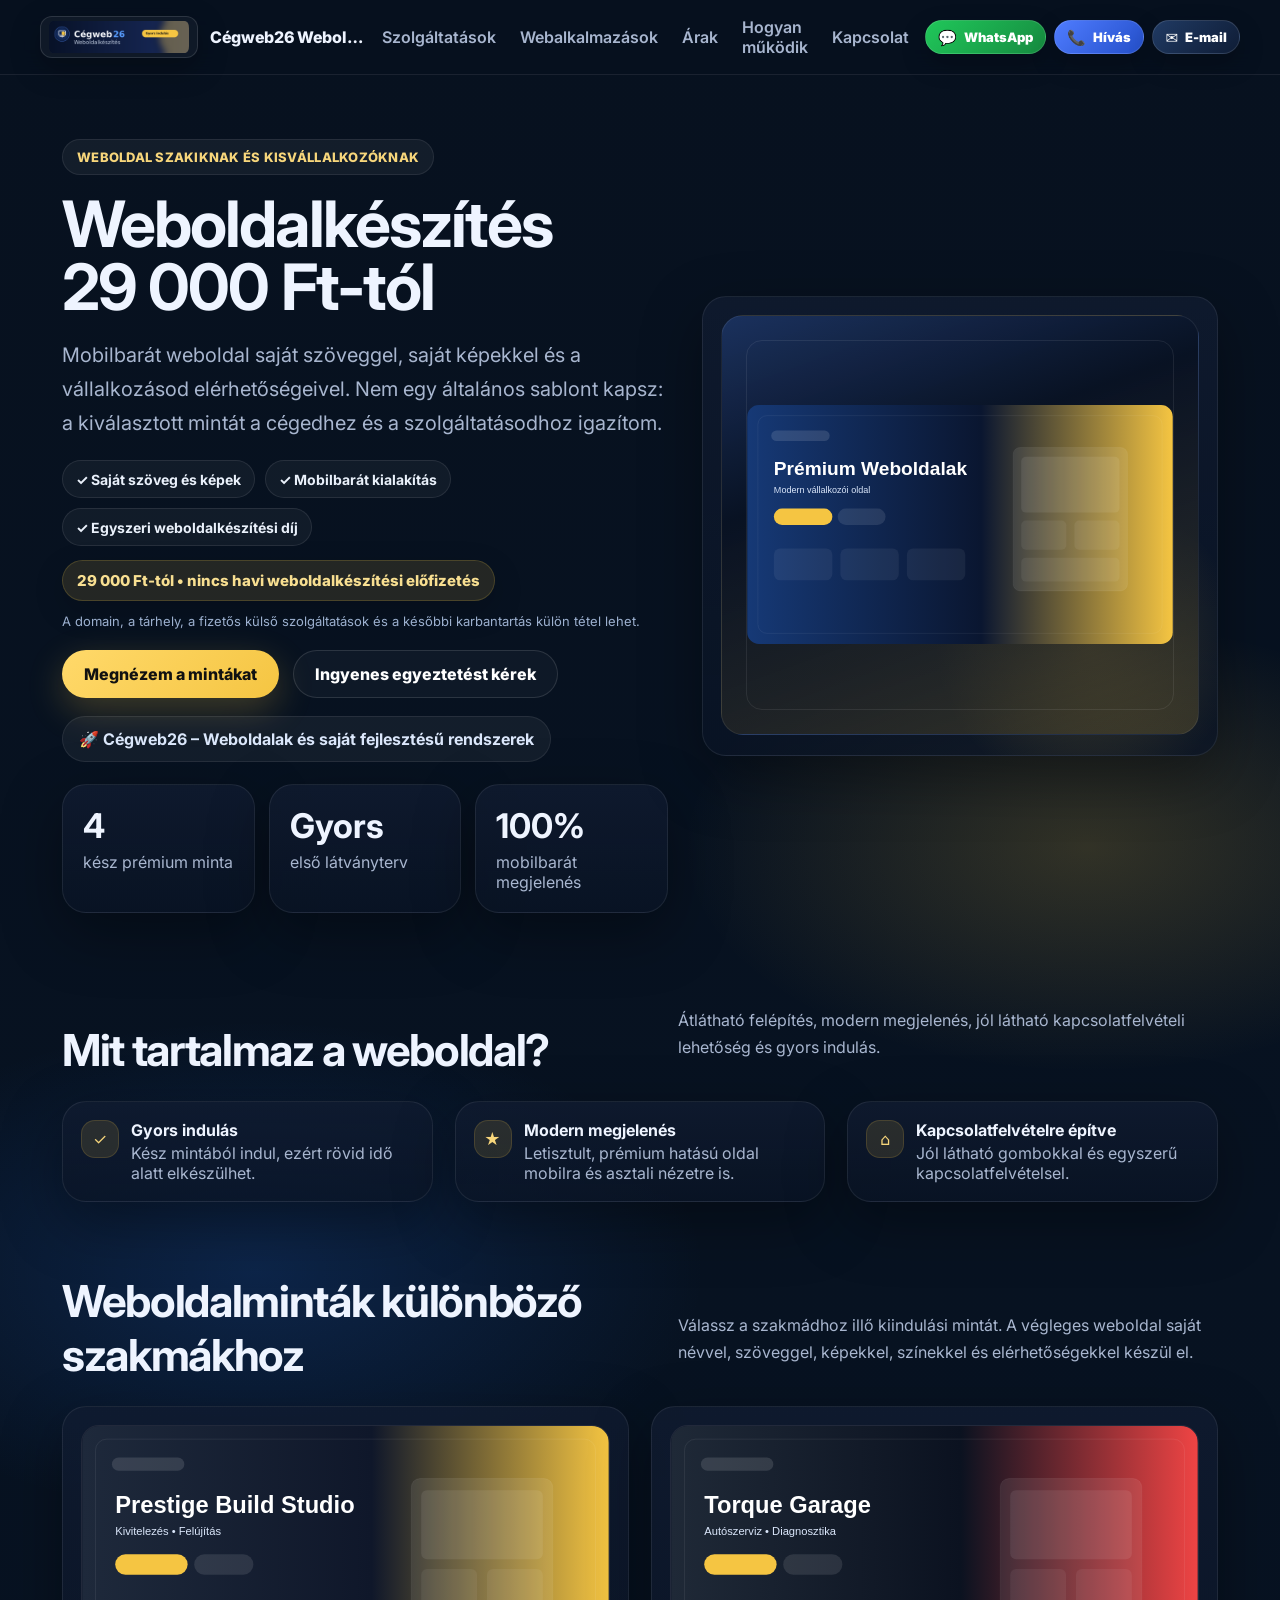
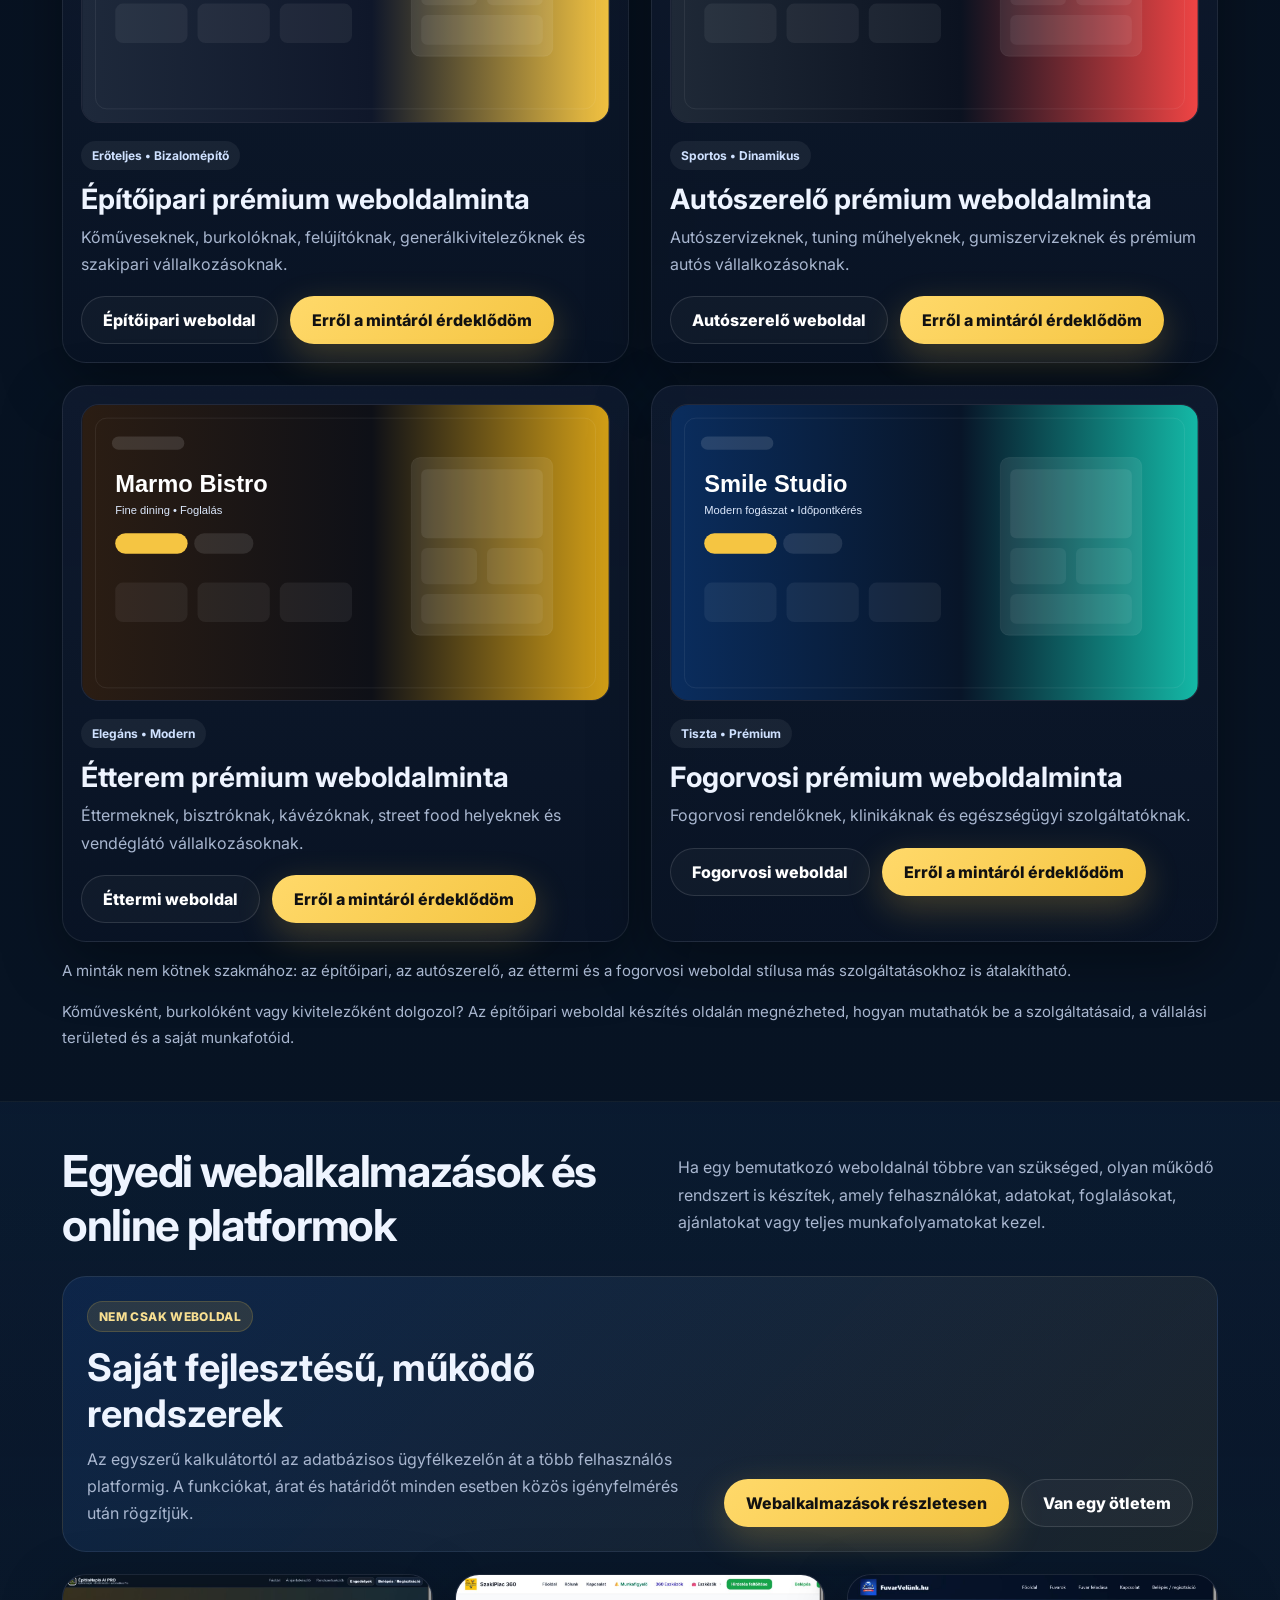
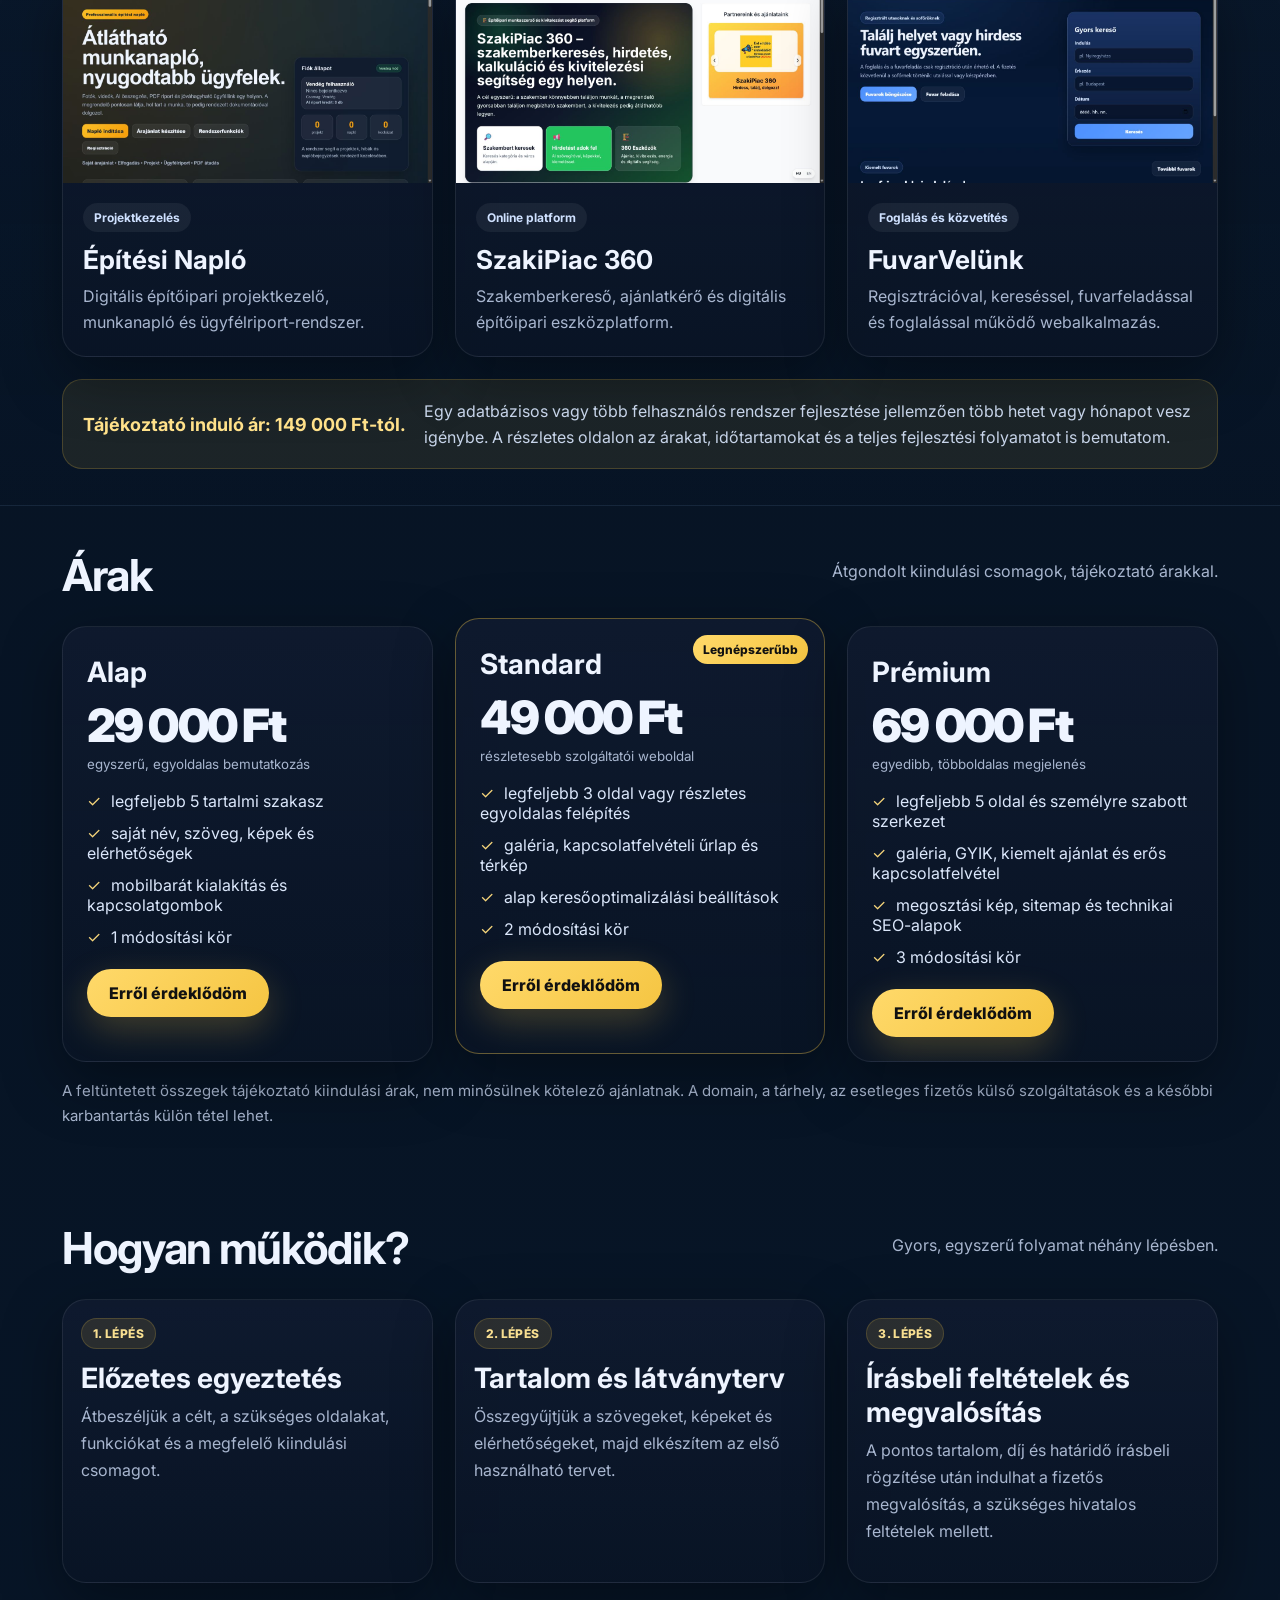
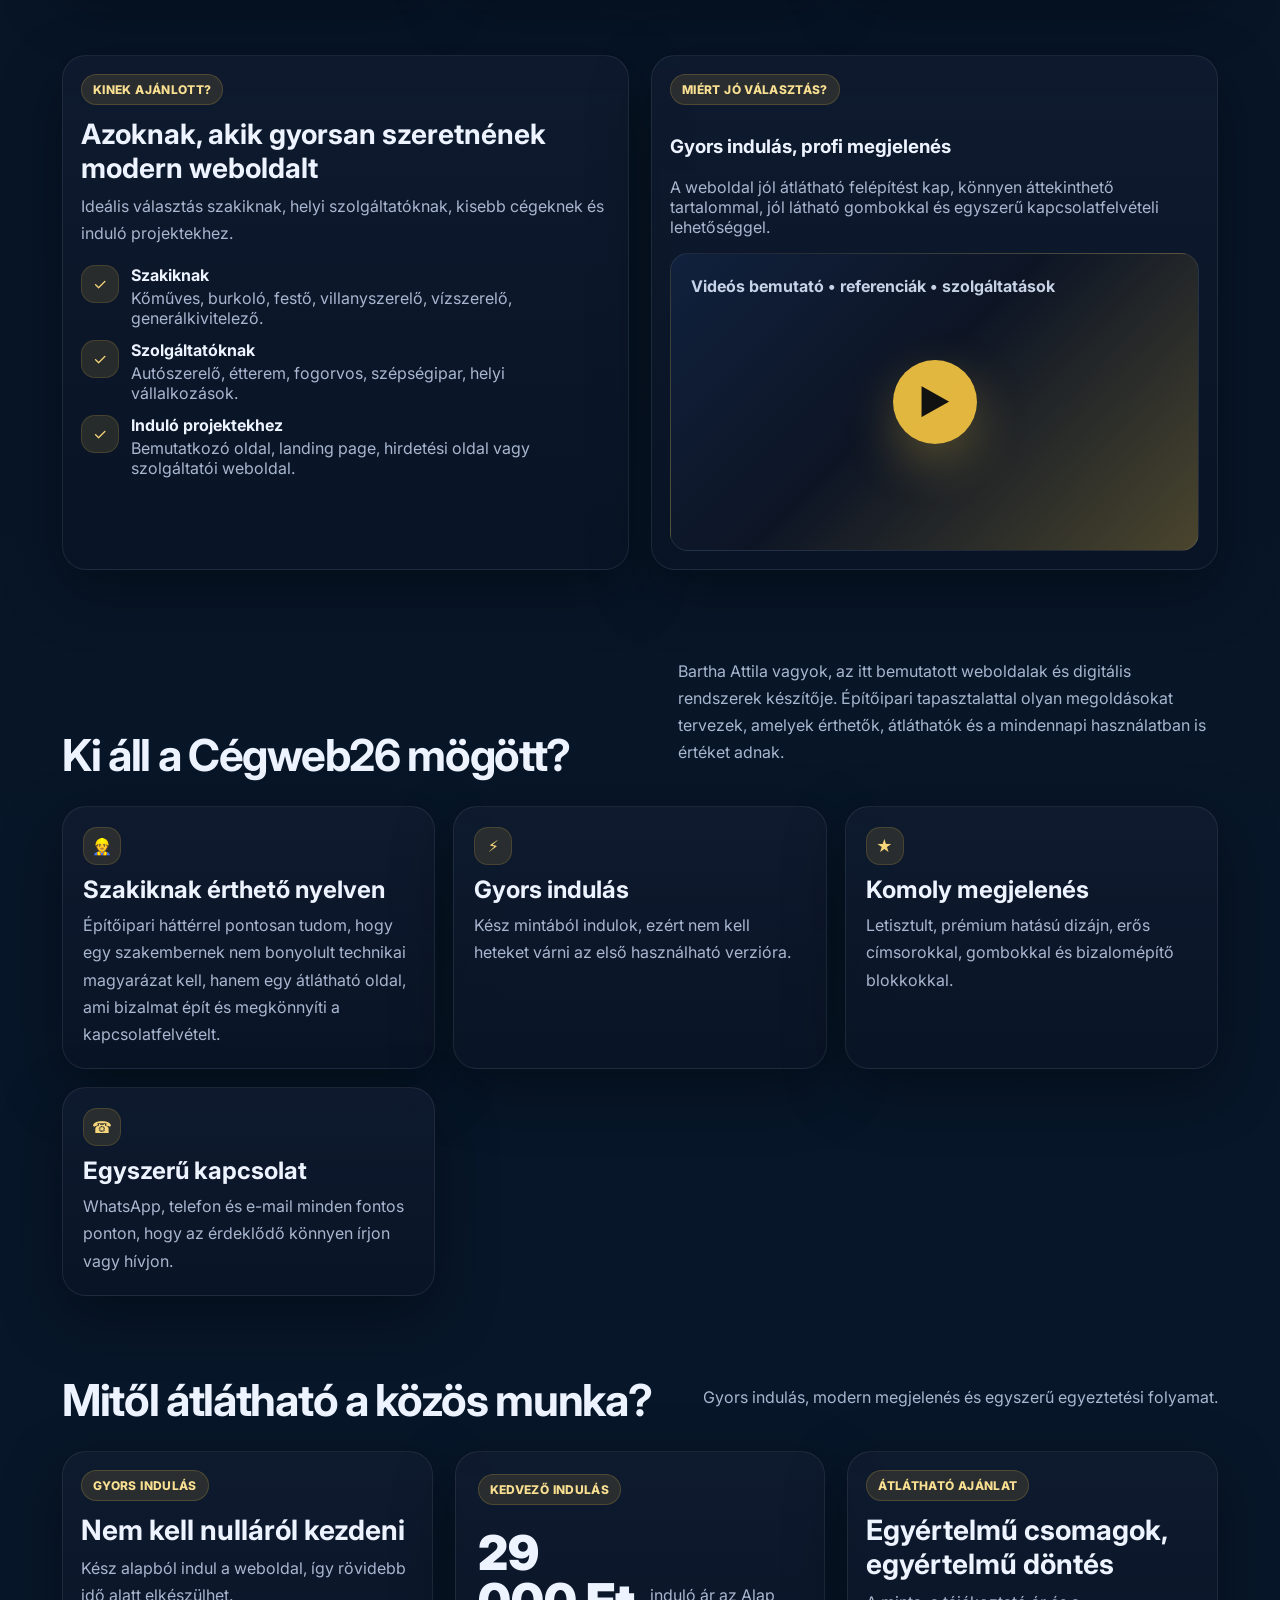
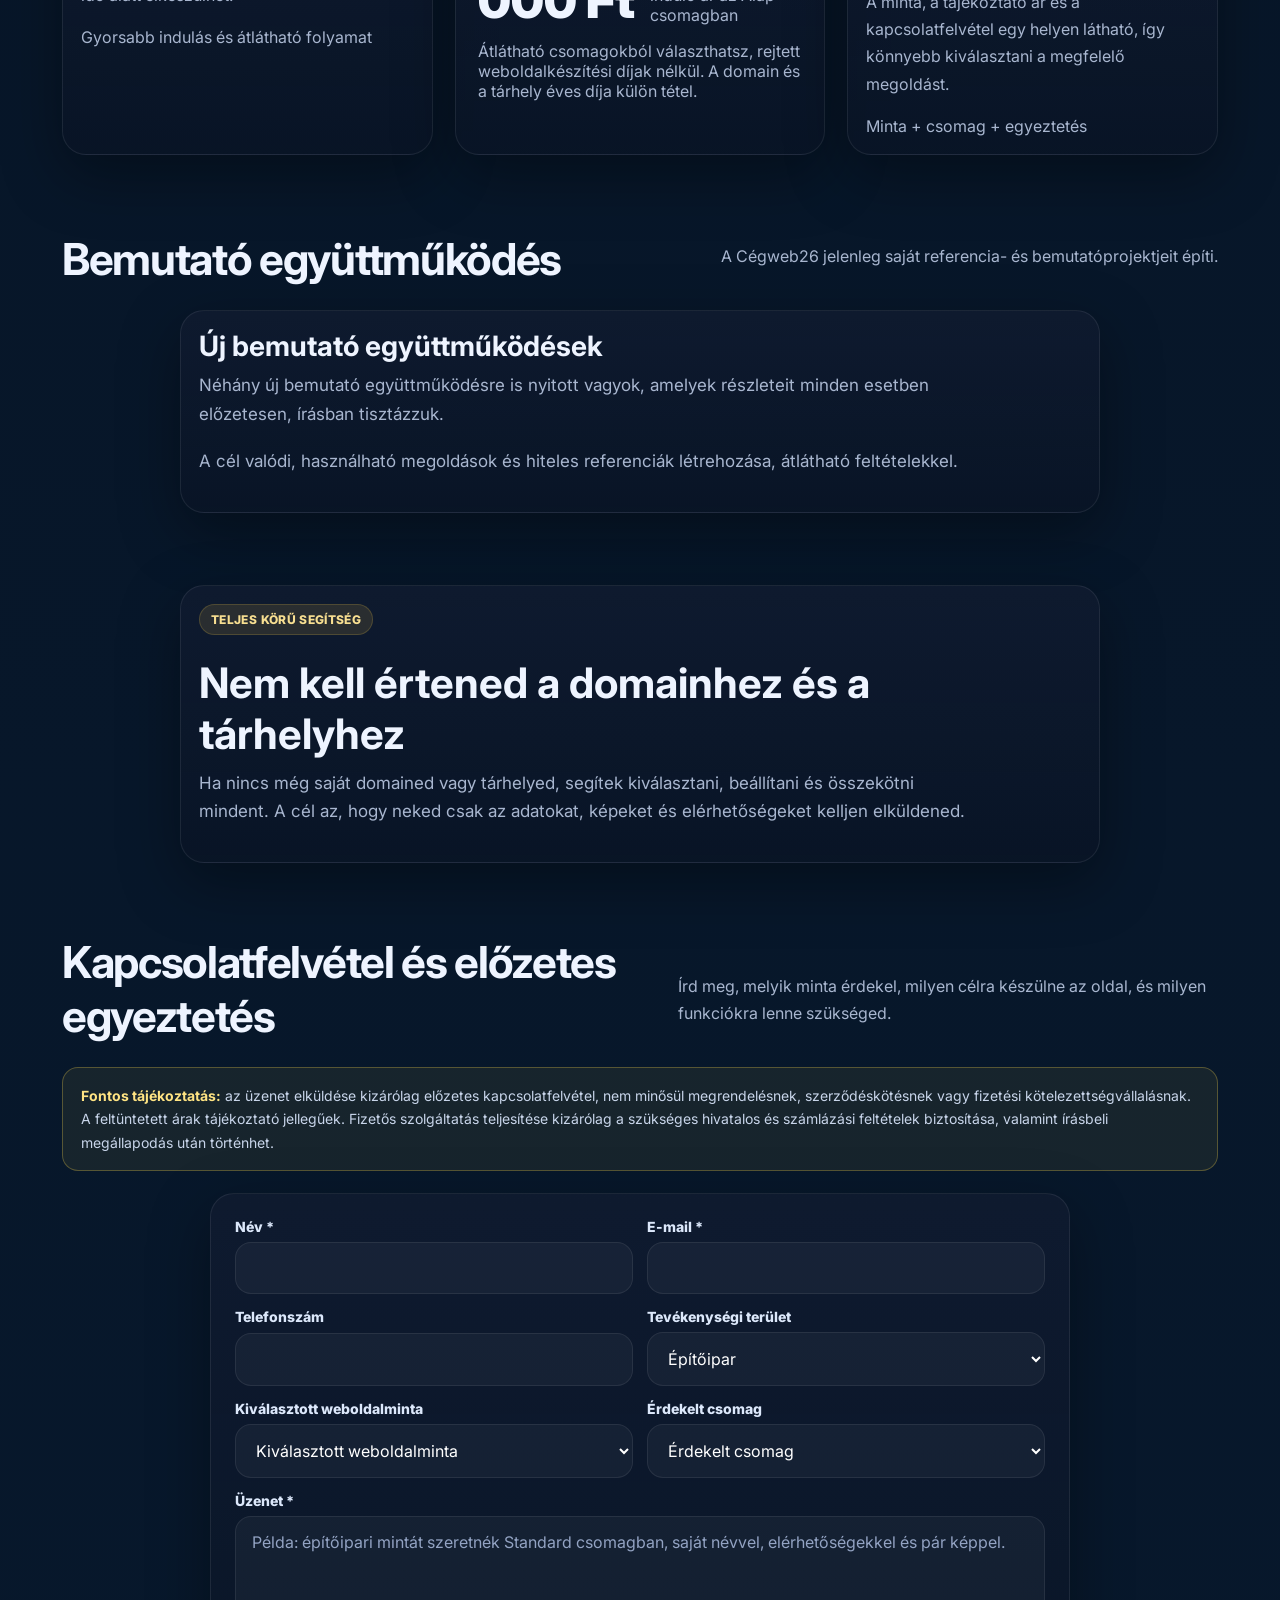
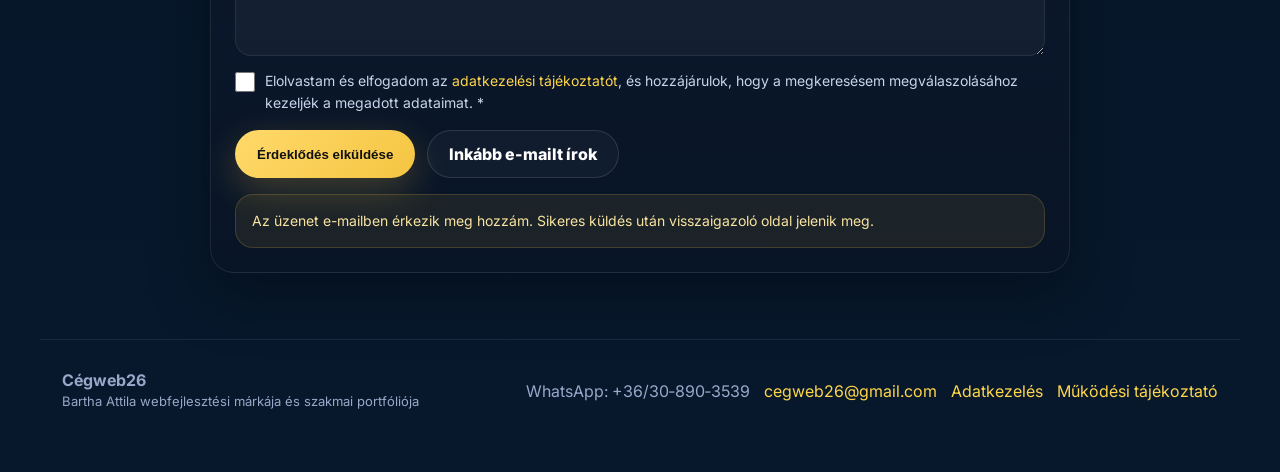
<file: index.html>
<!DOCTYPE html>
<html lang="hu">
<head>
  <meta charset="UTF-8">
  <meta name="viewport" content="width=device-width, initial-scale=1.0">
  <title>Weboldalkészítés szakiknak 29 000 Ft-tól | Cégweb26</title>
  <meta name="description" content="Mobilbarát weboldalkészítés szakiknak és kisvállalkozóknak 29 000 Ft-tól. Saját tartalom, építőipari minták, közvetlen kapcsolat. Domain és tárhely külön díjért.">
  <meta name="robots" content="index,follow,max-image-preview:large">
  <meta name="author" content="Cégweb26">
  <link rel="canonical" href="https://cegweb26.hu/">

  <link rel="preconnect" href="https://fonts.googleapis.com">
  <link rel="preconnect" href="https://fonts.gstatic.com" crossorigin>
  <link href="https://fonts.googleapis.com/css2?family=Inter:wght@400;600;700;800;900&display=swap" rel="stylesheet">
  <link rel="preload" as="image" href="assets/preview-main.svg" type="image/svg+xml">
  <link rel="stylesheet" href="assets/styles.css">
  <link rel="icon" type="image/x-icon" href="favicon.ico">
  <link rel="icon" type="image/png" sizes="32x32" href="assets/favicon-32x32.png">
  <link rel="apple-touch-icon" sizes="180x180" href="assets/apple-touch-icon.png">
  <link rel="manifest" href="site.webmanifest">
  <meta name="theme-color" content="#0b0f14">
  <meta name="mobile-web-app-capable" content="yes">
  <meta name="apple-mobile-web-app-capable" content="yes">

  <meta property="og:title" content="Weboldalkészítés szakiknak 29 000 Ft-tól | Cégweb26">
  <meta property="og:description" content="Mobilbarát weboldalkészítés szakiknak és kisvállalkozóknak 29 000 Ft-tól. Saját tartalom, építőipari minták, közvetlen kapcsolat. Domain és tárhely külön díjért.">
  <meta property="og:type" content="website">
  <meta property="og:url" content="https://cegweb26.hu/">
  <meta property="og:site_name" content="Cégweb26">
  <meta property="og:locale" content="hu_HU">
  <meta property="og:image" content="https://cegweb26.hu/assets/og-image.png">
  <meta property="og:image:width" content="1200">
  <meta property="og:image:height" content="630">
  <meta property="og:image:type" content="image/png">
  <meta property="og:image:alt" content="Weboldalkészítés szakiknak 29 000 Ft-tól | Cégweb26">

  <meta name="twitter:card" content="summary_large_image">
  <meta name="twitter:title" content="Weboldalkészítés szakiknak 29 000 Ft-tól | Cégweb26">
  <meta name="twitter:description" content="Mobilbarát weboldalkészítés szakiknak és kisvállalkozóknak 29 000 Ft-tól. Saját tartalom, építőipari minták, közvetlen kapcsolat. Domain és tárhely külön díjért.">
  <meta name="twitter:image" content="https://cegweb26.hu/assets/og-image.png">
  <meta name="twitter:image:alt" content="Weboldalkészítés szakiknak 29 000 Ft-tól | Cégweb26">

  <script type="application/ld+json">
{
  "@context": "https://schema.org",
  "@graph": [
    {
      "@type": "Person",
      "@id": "https://cegweb26.hu/#person",
      "name": "Bartha Attila",
      "url": "https://cegweb26.hu/",
      "email": "cegweb26@gmail.com",
      "telephone": "+36308903539",
      "jobTitle": "Webfejlesztő",
      "knowsAbout": ["Weboldalkészítés", "Webalkalmazás-fejlesztés", "Digitális rendszerek"],
      "brand": {
        "@type": "Brand",
        "name": "Cégweb26",
        "url": "https://cegweb26.hu/",
        "logo": "https://cegweb26.hu/assets/logo-cegweb26-pro.png"
      }
    },
    {
      "@type": "WebSite",
      "@id": "https://cegweb26.hu/#website",
      "url": "https://cegweb26.hu/",
      "name": "Cégweb26",
      "publisher": {"@id": "https://cegweb26.hu/#person"},
      "inLanguage": "hu-HU"
    },
    {
      "@type": "Service",
      "@id": "https://cegweb26.hu/#weboldalkeszites",
      "name": "Weboldaltervezés és webfejlesztés",
      "serviceType": "Weboldaltervezés és webalkalmazás-fejlesztés",
      "description": "Modern, mobilbarát weboldalak és saját fejlesztésű digitális megoldások tervezése szakiknak, kisvállalkozásoknak és szolgáltatóknak.",
      "provider": {"@id": "https://cegweb26.hu/#person"},
      "areaServed": {"@type": "Country", "name": "Magyarország"}
    }
  ]
}
</script>
  <script>document.documentElement.classList.add('js');</script>
</head>
<body data-page="default">
  <header class="topbar">
    <div class="container nav">
      <a class="brand" href="/">
        <img class="brand-logo" src="assets/logo-cegweb26-pro.png" alt="Cégweb26 logó" width="1400" height="320" decoding="async">
        <span>Cégweb26 Weboldalkészítés</span>
      </a>
      <nav class="nav-links">
        <a href="#mintak">Szolgáltatások</a>
        <a href="webalkalmazasok.html">Webalkalmazások</a>
        <a href="#arak">Árak</a>
        <a href="#folyamat">Hogyan működik</a>
        <a href="#kapcsolat">Kapcsolat</a>
      </nav>
      <div class="header-contact" role="group" aria-label="Gyors kapcsolat">
        <a class="header-contact-btn wa" href="https://wa.me/36308903539" target="_blank" rel="noopener" title="WhatsApp írás"><span class="hc-icon">💬</span><span class="hc-text">WhatsApp</span></a>
        <a class="header-contact-btn call" href="tel:+36308903539" title="Hívás indítása"><span class="hc-icon">📞</span><span class="hc-text">Hívás</span></a>
        <a class="header-contact-btn mail" href="mailto:cegweb26@gmail.com" title="E-mail küldése"><span class="hc-icon">✉️</span><span class="hc-text">E-mail</span></a>
      </div>
      <button class="menu-toggle" id="menuToggle" type="button" aria-label="Menü megnyitása" aria-expanded="false">☰</button>
      <div class="mobile-menu" id="mobileMenu" aria-hidden="true" inert>
        <a href="#mintak">Szolgáltatások</a>
        <a href="webalkalmazasok.html">Webalkalmazások</a>
        <a href="#arak">Árak</a>
        <a href="#folyamat">Hogyan működik</a>
        <a href="#kapcsolat">Kapcsolat</a>
        <div class="mobile-menu-divider"></div>
        <a class="mobile-contact wa" href="https://wa.me/36308903539" target="_blank" rel="noopener">💬 WhatsApp írás</a>
        <a class="mobile-contact call" href="tel:+36308903539">📞&nbsp;Hívás&nbsp;indítása</a>
        <a class="mobile-contact mail" href="mailto:cegweb26@gmail.com">✉️ E-mail küldése</a>
      </div>
    </div>
  </header>

  <section class="hero">
    <div class="container hero-grid">
      <div class="reveal">
        <span class="eyebrow">Weboldal szakiknak és kisvállalkozóknak</span>
        <h1>Weboldalkészítés<br>29 000 Ft-tól</h1>
        <p class="lead">
          Mobilbarát weboldal saját szöveggel, saját képekkel és a vállalkozásod elérhetőségeivel. Nem egy általános sablont kapsz: a kiválasztott mintát a cégedhez és a szolgáltatásodhoz igazítom.
        </p>
        <div class="hero-benefits" aria-label="A weboldal fő előnyei">
          <span>✓ Saját szöveg és képek</span>
          <span>✓ Mobilbarát kialakítás</span>
          <span>✓ Egyszeri weboldalkészítési díj</span>
        </div>
        <div class="price-pill">29 000 Ft-tól • nincs havi weboldalkészítési előfizetés</div>
        <div class="hero-note">A domain, a tárhely, a fizetős külső szolgáltatások és a későbbi karbantartás külön tétel lehet.</div>
        <div class="hero-actions">
          <a class="btn" href="#mintak">Megnézem a mintákat</a>
          <a class="btn-outline" href="#kapcsolat">Ingyenes egyeztetést kérek</a>
        </div>
        <div class="brand-highlight">🚀 Cégweb26 – Weboldalak és saját fejlesztésű rendszerek</div>
        <div class="stats">
          <div class="stat"><b>4</b><span>kész prémium minta</span></div>
          <div class="stat"><b>Gyors</b><span>első látványterv</span></div>
          <div class="stat"><b>100%</b><span>mobilbarát megjelenés</span></div>
        </div>
      </div>
      <div class="preview reveal">
        <div class="preview-frame"><img src="assets/preview-main.svg" alt="Cégweb26 modern vállalkozói weboldal előnézet" width="1600" height="900" decoding="async" fetchpriority="high"></div>
      </div>
    </div>
  </section>

  <section class="section reveal">
    <div class="container">
      <div class="section-head">
        <h2>Mit tartalmaz a weboldal?</h2>
        <p>Átlátható felépítés, modern megjelenés, jól látható kapcsolatfelvételi lehetőség és gyors indulás.</p>
      </div>
      <div class="grid-3">
        <div class="card">
          <div class="feature-item">
            <div class="feature-icon">✓</div>
            <div>
              <b>Gyors indulás</b>
              <span class="muted">Kész mintából indul, ezért rövid idő alatt elkészülhet.</span>
            </div>
          </div>
        </div>
        <div class="card">
          <div class="feature-item">
            <div class="feature-icon">★</div>
            <div>
              <b>Modern megjelenés</b>
              <span class="muted">Letisztult, prémium hatású oldal mobilra és asztali nézetre is.</span>
            </div>
          </div>
        </div>
        <div class="card">
          <div class="feature-item">
            <div class="feature-icon">⌂</div>
            <div>
              <b>Kapcsolatfelvételre építve</b>
              <span class="muted">Jól látható gombokkal és egyszerű kapcsolatfelvételsel.</span>
            </div>
          </div>
        </div>
      </div>
    </div>
  </section>

  <section id="mintak" class="section reveal">
    <div class="container">
      <div class="section-head">
        <h2>Weboldalminták különböző szakmákhoz</h2>
        <p>Válassz a szakmádhoz illő kiindulási mintát. A végleges weboldal saját névvel, szöveggel, képekkel, színekkel és elérhetőségekkel készül el.</p>
      </div>

      <div class="grid-2">
        <article class="card">
          <div class="template-thumb"><img src="assets/preview-epito.svg" alt="Építőipari weboldal minta szakiknak" width="1600" height="900" loading="lazy" decoding="async"></div>
          <span class="template-badge">Erőteljes • Bizalomépítő</span>
          <h3>Építőipari prémium weboldalminta</h3>
          <p>Kőműveseknek, burkolóknak, felújítóknak, generálkivitelezőknek és szakipari vállalkozásoknak.</p>
          <div class="card-actions">
            <a class="btn-outline" href="epitoipari-premium.html">Építőipari weboldal</a>
            <a class="btn js-prefill" href="#kapcsolat" data-template="Építőipari prémium weboldalminta" data-package="Standard">Erről a mintáról érdeklődöm</a>
          </div>
        </article>

        <article class="card">
          <div class="template-thumb"><img src="assets/preview-auto.svg" alt="Autószerelő weboldal minta" width="1600" height="900" loading="lazy" decoding="async"></div>
          <span class="template-badge">Sportos • Dinamikus</span>
          <h3>Autószerelő prémium weboldalminta</h3>
          <p>Autószervizeknek, tuning műhelyeknek, gumiszervizeknek és prémium autós vállalkozásoknak.</p>
          <div class="card-actions">
            <a class="btn-outline" href="autoszerelo-premium.html">Autószerelő weboldal</a>
            <a class="btn js-prefill" href="#kapcsolat" data-template="Autószerelő prémium weboldalminta" data-package="Standard">Erről a mintáról érdeklődöm</a>
          </div>
        </article>

        <article class="card">
          <div class="template-thumb"><img src="assets/preview-etterem.svg" alt="Éttermi weboldal minta" width="1600" height="900" loading="lazy" decoding="async"></div>
          <span class="template-badge">Elegáns • Modern</span>
          <h3>Étterem prémium weboldalminta</h3>
          <p>Éttermeknek, bisztróknak, kávézóknak, street food helyeknek és vendéglátó vállalkozásoknak.</p>
          <div class="card-actions">
            <a class="btn-outline" href="etterem-premium.html">Éttermi weboldal</a>
            <a class="btn js-prefill" href="#kapcsolat" data-template="Étterem prémium weboldalminta" data-package="Alap">Erről a mintáról érdeklődöm</a>
          </div>
        </article>

        <article class="card">
          <div class="template-thumb"><img src="assets/preview-fogorvos.svg" alt="Fogorvosi weboldal minta" width="1600" height="900" loading="lazy" decoding="async"></div>
          <span class="template-badge">Tiszta • Prémium</span>
          <h3>Fogorvosi prémium weboldalminta</h3>
          <p>Fogorvosi rendelőknek, klinikáknak és egészségügyi szolgáltatóknak.</p>
          <div class="card-actions">
            <a class="btn-outline" href="fogorvos-premium.html">Fogorvosi weboldal</a>
            <a class="btn js-prefill" href="#kapcsolat" data-template="Fogorvosi prémium weboldalminta" data-package="Prémium">Erről a mintáról érdeklődöm</a>
          </div>
        </article>
      </div>

      <p class="packages-note">A minták nem kötnek szakmához: az <a href="epitoipari-premium.html">építőipari</a>, az <a href="autoszerelo-premium.html">autószerelő</a>, az <a href="etterem-premium.html">éttermi</a> és a <a href="fogorvos-premium.html">fogorvosi weboldal</a> stílusa más szolgáltatásokhoz is átalakítható.</p>
      <p class="packages-note">Kőművesként, burkolóként vagy kivitelezőként dolgozol? Az <a href="epitoipari-premium.html">építőipari weboldal készítés</a> oldalán megnézheted, hogyan mutathatók be a szolgáltatásaid, a vállalási területed és a saját munkafotóid.</p>
    </div>
  </section>

  <section id="webalkalmazasok" class="section reveal app-home-section">
    <div class="container">
      <div class="section-head">
        <h2>Egyedi webalkalmazások és online platformok</h2>
        <p>Ha egy bemutatkozó weboldalnál többre van szükséged, olyan működő rendszert is készítek, amely felhasználókat, adatokat, foglalásokat, ajánlatokat vagy teljes munkafolyamatokat kezel.</p>
      </div>
      <div class="app-home-intro">
        <div>
          <span class="kicker">Nem csak weboldal</span>
          <h3>Saját fejlesztésű, működő rendszerek</h3>
          <p>Az egyszerű kalkulátortól az adatbázisos ügyfélkezelőn át a több felhasználós platformig. A funkciókat, árat és határidőt minden esetben közös igényfelmérés után rögzítjük.</p>
        </div>
        <div class="app-home-actions">
          <a class="btn" href="webalkalmazasok.html">Webalkalmazások részletesen</a>
          <a class="btn-outline js-prefill" href="#kapcsolat" data-template="Egyedi webalkalmazás / online platform" data-package="Egyedi webalkalmazás">Van egy ötletem</a>
        </div>
      </div>
      <div class="app-home-grid">
        <article class="app-home-card">
          <a href="https://epitesi-naplo.eu/" target="_blank" rel="noopener"><img src="assets/ref-epitesi-naplo.png" alt="Építési Napló webalkalmazás bemutatóképe" width="1265" height="712" loading="lazy" decoding="async"></a>
          <div><span class="template-badge">Projektkezelés</span><h3>Építési Napló</h3><p>Digitális építőipari projektkezelő, munkanapló és ügyfélriport-rendszer.</p></div>
        </article>
        <article class="app-home-card">
          <a href="https://szakipiac-2025.hu/" target="_blank" rel="noopener"><img src="assets/ref-szakipiac.png" alt="SzakiPiac 360 platform bemutatóképe" width="1265" height="712" loading="lazy" decoding="async"></a>
          <div><span class="template-badge">Online platform</span><h3>SzakiPiac 360</h3><p>Szakemberkereső, ajánlatkérő és digitális építőipari eszközplatform.</p></div>
        </article>
        <article class="app-home-card">
          <a href="https://fuvarvelunk.hu/" target="_blank" rel="noopener"><img src="assets/ref-fuvarvelunk.png" alt="FuvarVelünk webalkalmazás bemutatóképe" width="1265" height="712" loading="lazy" decoding="async"></a>
          <div><span class="template-badge">Foglalás és közvetítés</span><h3>FuvarVelünk</h3><p>Regisztrációval, kereséssel, fuvarfeladással és foglalással működő webalkalmazás.</p></div>
        </article>
      </div>
      <div class="app-home-note">
        <strong>Tájékoztató induló ár: 149 000 Ft-tól.</strong>
        <span>Egy adatbázisos vagy több felhasználós rendszer fejlesztése jellemzően több hetet vagy hónapot vesz igénybe. A részletes oldalon az árakat, időtartamokat és a teljes fejlesztési folyamatot is bemutatom.</span>
      </div>
    </div>
  </section>

  <section id="arak" class="section reveal">
    <div class="container">
      <div class="section-head">
        <h2>Árak</h2>
        <p>Átgondolt kiindulási csomagok, tájékoztató árakkal.</p>
      </div>

      <div class="grid-3">
        <article class="price">
          <h3>Alap</h3>
          <div class="amount">29 000 Ft</div>
          <small>egyszerű, egyoldalas bemutatkozás</small>
          <ul>
            <li>legfeljebb 5 tartalmi szakasz</li>
            <li>saját név, szöveg, képek és elérhetőségek</li>
            <li>mobilbarát kialakítás és kapcsolatgombok</li>
            <li>1 módosítási kör</li>
          </ul>
          <a class="btn js-prefill" href="#kapcsolat" data-package="Alap">Erről érdeklődöm</a>
        </article>

        <article class="price popular">
          <h3>Standard</h3>
          <div class="amount">49 000 Ft</div>
          <small>részletesebb szolgáltatói weboldal</small>
          <ul>
            <li>legfeljebb 3 oldal vagy részletes egyoldalas felépítés</li>
            <li>galéria, kapcsolatfelvételi űrlap és térkép</li>
            <li>alap keresőoptimalizálási beállítások</li>
            <li>2 módosítási kör</li>
          </ul>
          <a class="btn js-prefill" href="#kapcsolat" data-package="Standard">Erről érdeklődöm</a>
        </article>

        <article class="price">
          <h3>Prémium</h3>
          <div class="amount">69 000 Ft</div>
          <small>egyedibb, többoldalas megjelenés</small>
          <ul>
            <li>legfeljebb 5 oldal és személyre szabott szerkezet</li>
            <li>galéria, GYIK, kiemelt ajánlat és erős kapcsolatfelvétel</li>
            <li>megosztási kép, sitemap és technikai SEO-alapok</li>
            <li>3 módosítási kör</li>
          </ul>
          <a class="btn js-prefill" href="#kapcsolat" data-package="Prémium">Erről érdeklődöm</a>
        </article>
      </div>

      <p class="packages-note">A feltüntetett összegek tájékoztató kiindulási árak, nem minősülnek kötelező ajánlatnak. A domain, a tárhely, az esetleges fizetős külső szolgáltatások és a későbbi karbantartás külön tétel lehet.</p>
    </div>
  </section>

  <section id="folyamat" class="section reveal">
    <div class="container">
      <div class="section-head">
        <h2>Hogyan működik?</h2>
        <p>Gyors, egyszerű folyamat néhány lépésben.</p>
      </div>

      <div class="grid-3">
        <article class="process-card">
          <span class="kicker">1. lépés</span>
          <h3>Előzetes egyeztetés</h3>
          <p>Átbeszéljük a célt, a szükséges oldalakat, funkciókat és a megfelelő kiindulási csomagot.</p>
        </article>

        <article class="process-card">
          <span class="kicker">2. lépés</span>
          <h3>Tartalom és látványterv</h3>
          <p>Összegyűjtjük a szövegeket, képeket és elérhetőségeket, majd elkészítem az első használható tervet.</p>
        </article>

        <article class="process-card">
          <span class="kicker">3. lépés</span>
          <h3>Írásbeli feltételek és megvalósítás</h3>
          <p>A pontos tartalom, díj és határidő írásbeli rögzítése után indulhat a fizetős megvalósítás, a szükséges hivatalos feltételek mellett.</p>
        </article>
      </div>
    </div>
  </section>

  <section class="section reveal">
    <div class="container grid-2">
      <div class="card">
        <span class="kicker">Kinek ajánlott?</span>
        <h3>Azoknak, akik gyorsan szeretnének modern weboldalt</h3>
        <p>Ideális választás szakiknak, helyi szolgáltatóknak, kisebb cégeknek és induló projektekhez.</p>

        <div class="feature-list">
          <div class="feature-item">
            <div class="feature-icon">✓</div>
            <div>
              <b>Szakiknak</b>
              <span class="muted">Kőműves, burkoló, festő, villanyszerelő, vízszerelő, generálkivitelező.</span>
            </div>
          </div>

          <div class="feature-item">
            <div class="feature-icon">✓</div>
            <div>
              <b>Szolgáltatóknak</b>
              <span class="muted">Autószerelő, étterem, fogorvos, szépségipar, helyi vállalkozások.</span>
            </div>
          </div>

          <div class="feature-item">
            <div class="feature-icon">✓</div>
            <div>
              <b>Induló projektekhez</b>
              <span class="muted">Bemutatkozó oldal, landing page, hirdetési oldal vagy szolgáltatói weboldal.</span>
            </div>
          </div>
        </div>
      </div>

      <div class="video-card">
        <span class="kicker">Miért jó választás?</span>
        <h3>Gyors indulás, profi megjelenés</h3>
        <p class="muted">
          A weboldal jól átlátható felépítést kap, könnyen áttekinthető tartalommal,
          jól látható gombokkal és egyszerű kapcsolatfelvételi lehetőséggel.
        </p>
        <div class="video-frame has-placeholder"></div>
      </div>
    </div>
  </section>

  <section class="section reveal"><div class="container"><div class="section-head"><h2>Ki áll a Cégweb26 mögött?</h2><p>Bartha Attila vagyok, az itt bemutatott weboldalak és digitális rendszerek készítője. Építőipari tapasztalattal olyan megoldásokat tervezek, amelyek érthetők, átláthatók és a mindennapi használatban is értéket adnak.</p></div><div class="why-choose-grid"><article class="why-card about-card"><div class="feature-icon">👷</div><h3>Szakiknak érthető nyelven</h3><p>Építőipari háttérrel pontosan tudom, hogy egy szakembernek nem bonyolult technikai magyarázat kell, hanem egy átlátható oldal, ami bizalmat épít és megkönnyíti a kapcsolatfelvételt.</p></article><article class="why-card"><div class="feature-icon">⚡</div><h3>Gyors indulás</h3><p>Kész mintából indulok, ezért nem kell heteket várni az első használható verzióra.</p></article><article class="why-card"><div class="feature-icon">★</div><h3>Komoly megjelenés</h3><p>Letisztult, prémium hatású dizájn, erős címsorokkal, gombokkal és bizalomépítő blokkokkal.</p></article><article class="why-card"><div class="feature-icon">☎</div><h3>Egyszerű kapcsolat</h3><p>WhatsApp, telefon és e-mail minden fontos ponton, hogy az érdeklődő könnyen írjon vagy hívjon.</p></article></div></div></section>

  <section id="referenciak" class="section reveal">
    <div class="container">
      <div class="section-head">
        <h2>Mitől átlátható a közös munka?</h2>
        <p>Gyors indulás, modern megjelenés és egyszerű egyeztetési folyamat.</p>
      </div>

      <div class="grid-3">
        <article class="card">
          <span class="kicker">Gyors indulás</span>
          <h3>Nem kell nulláról kezdeni</h3>
          <p>Kész alapból indul a weboldal, így rövidebb idő alatt elkészülhet.</p>
          <div class="muted">Gyorsabb indulás és átlátható folyamat</div>
        </article>

        <article class="rating-card">
          <span class="kicker">Kedvező indulás</span>
          <div class="rating-row">
            <div class="rating-big">29 000 Ft</div>
            <div class="muted">induló ár az Alap csomagban</div>
          </div>
          <p class="muted">Átlátható csomagokból választhatsz, rejtett weboldalkészítési díjak nélkül. A domain és a tárhely éves díja külön tétel.</p>
        </article>

        <article class="card">
          <span class="kicker">Átlátható ajánlat</span>
          <h3>Egyértelmű csomagok, egyértelmű döntés</h3>
          <p>A minta, a tájékoztató ár és a kapcsolatfelvétel egy helyen látható, így könnyebb kiválasztani a megfelelő megoldást.</p>
          <div class="muted">Minta + csomag + egyeztetés</div>
        </article>
      </div>
    </div>
  </section>



<section class="section reveal" id="velemenyek">
<div class="container">
<div class="section-head">
<h2>Bemutató együttműködés</h2>
<p>A Cégweb26 jelenleg saját referencia- és bemutatóprojektjeit építi.</p>
</div>
<div class="card trust-card">
<h3>Új bemutató együttműködések</h3>
<p>Néhány új bemutató együttműködésre is nyitott vagyok, amelyek részleteit minden esetben előzetesen, írásban tisztázzuk.</p>
<p>A cél valódi, használható megoldások és hiteles referenciák létrehozása, átlátható feltételekkel.</p>
</div>
</div>
</section>


  <section class="section reveal">
    <div class="container">
      <div class="card trust-card">
        <span class="kicker">Teljes körű segítség</span>
        <h2>Nem kell értened a domainhez és a tárhelyhez</h2>
        <p>Ha nincs még saját domained vagy tárhelyed, segítek kiválasztani, beállítani és összekötni mindent. A cél az, hogy neked csak az adatokat, képeket és elérhetőségeket kelljen elküldened.</p>
      </div>
    </div>
  </section>

  <section id="kapcsolat" class="section reveal">
    <div class="container">
      <div class="section-head">
        <h2>Kapcsolatfelvétel és előzetes egyeztetés</h2>
        <p>Írd meg, melyik minta érdekel, milyen célra készülne az oldal, és milyen funkciókra lenne szükséged.</p>
      </div>

      <div class="business-status" role="note">
  <strong>Fontos tájékoztatás:</strong> az üzenet elküldése kizárólag előzetes kapcsolatfelvétel, nem minősül megrendelésnek, szerződéskötésnek vagy fizetési kötelezettségvállalásnak. A feltüntetett árak tájékoztató jellegűek. Fizetős szolgáltatás teljesítése kizárólag a szükséges hivatalos és számlázási feltételek biztosítása, valamint írásbeli megállapodás után történhet.
</div>

      <div class="form-wrap">
        <form id="quoteForm" action="https://formsubmit.co/cegweb26@gmail.com" method="POST" data-email-form>
          <input type="hidden" name="_subject" value="Új Cégweb26 érdeklődés">
          <input type="hidden" name="_template" value="table">
          <input type="hidden" name="_next" value="https://cegweb26.hu/koszonjuk.html">
          <input type="hidden" name="_url" value="https://cegweb26.hu/">
          <input type="hidden" name="Oldal" value="Cégweb26 főoldal">
          <input class="honey-field" type="text" name="_honey" tabindex="-1" autocomplete="off" aria-hidden="true">

          <div class="form-grid">
            <div class="field"><label for="quote-name">Név *</label><input id="quote-name" name="Név" type="text" autocomplete="name" required></div>
            <div class="field"><label for="quote-email">E-mail *</label><input id="quote-email" name="_replyto" type="email" autocomplete="email" required></div>
            <div class="field"><label for="quote-phone">Telefonszám</label><input id="quote-phone" name="Telefonszám" type="tel" autocomplete="tel"></div>

            <div class="field"><label for="business-type">Tevékenységi terület</label><select id="business-type" name="Tevékenységi terület">
              <option>Építőipar</option>
              <option>Autószerviz</option>
              <option>Étterem</option>
              <option>Fogorvos</option>
              <option>Egyedi webalkalmazás / online platform</option>
              <option>Egyéb</option>
            </select></div>

            <div class="field"><label for="templateSelect">Kiválasztott weboldalminta</label><select name="Kiválasztott weboldalminta" id="templateSelect">
              <option value="">Kiválasztott weboldalminta</option>
              <option>Építőipari prémium weboldalminta</option>
              <option>Autószerelő prémium weboldalminta</option>
              <option>Étterem prémium weboldalminta</option>
              <option>Fogorvosi prémium weboldalminta</option>
              <option>Egyedi webalkalmazás / online platform</option>
              <option>Még nem tudom</option>
            </select></div>

            <div class="field"><label for="packageSelect">Érdekelt csomag</label><select name="Érdekelt csomag" id="packageSelect">
              <option value="">Érdekelt csomag</option>
              <option>Alap – 29 000 Ft</option>
              <option>Standard – 49 000 Ft</option>
              <option>Prémium – 69 000 Ft</option>
              <option>Egyedi webalkalmazás – felmérés után</option>
              <option>Még nem tudom</option>
            </select></div>
          </div>

          <div class="field form-message-field"><label for="quote-message">Üzenet *</label><textarea id="quote-message" name="Üzenet" placeholder="Példa: építőipari mintát szeretnék Standard csomagban, saját névvel, elérhetőségekkel és pár képpel." required></textarea></div>
          <label class="consent-field"><input type="checkbox" name="Adatkezelési hozzájárulás" value="Elfogadva" required><span>Elolvastam és elfogadom az <a href="adatkezeles.html" target="_blank" rel="noopener">adatkezelési tájékoztatót</a>, és hozzájárulok, hogy a megkeresésem megválaszolásához kezeljék a megadott adataimat. *</span></label>

          <div class="form-actions">
            <button class="btn" type="submit">Érdeklődés elküldése</button>
            <a class="btn-outline" href="mailto:cegweb26@gmail.com?subject=C%C3%A9gweb26%20ajanlatkeres">Inkább e-mailt írok</a>
          </div>

          <div class="notice">Az üzenet e-mailben érkezik meg hozzám. Sikeres küldés után visszaigazoló oldal jelenik meg.</div>
        </form>
      </div>
    </div>
  </section>

  <footer class="footer">
    <div class="container footer-box">
      <div><strong>Cégweb26</strong><br><span class="footer-sub">Bartha Attila webfejlesztési márkája és szakmai portfóliója</span></div>
      <div class="footer-links"><span>WhatsApp: +36/30&#8209;890&#8209;3539</span><a href="mailto:cegweb26@gmail.com">cegweb26@gmail.com</a><a href="adatkezeles.html">Adatkezelés</a><a href="mukodesi-tajekoztato.html">Működési tájékoztató</a></div>
    </div>
  </footer>

  <script src="assets/script.js"></script>
</body>
</html>
</file>
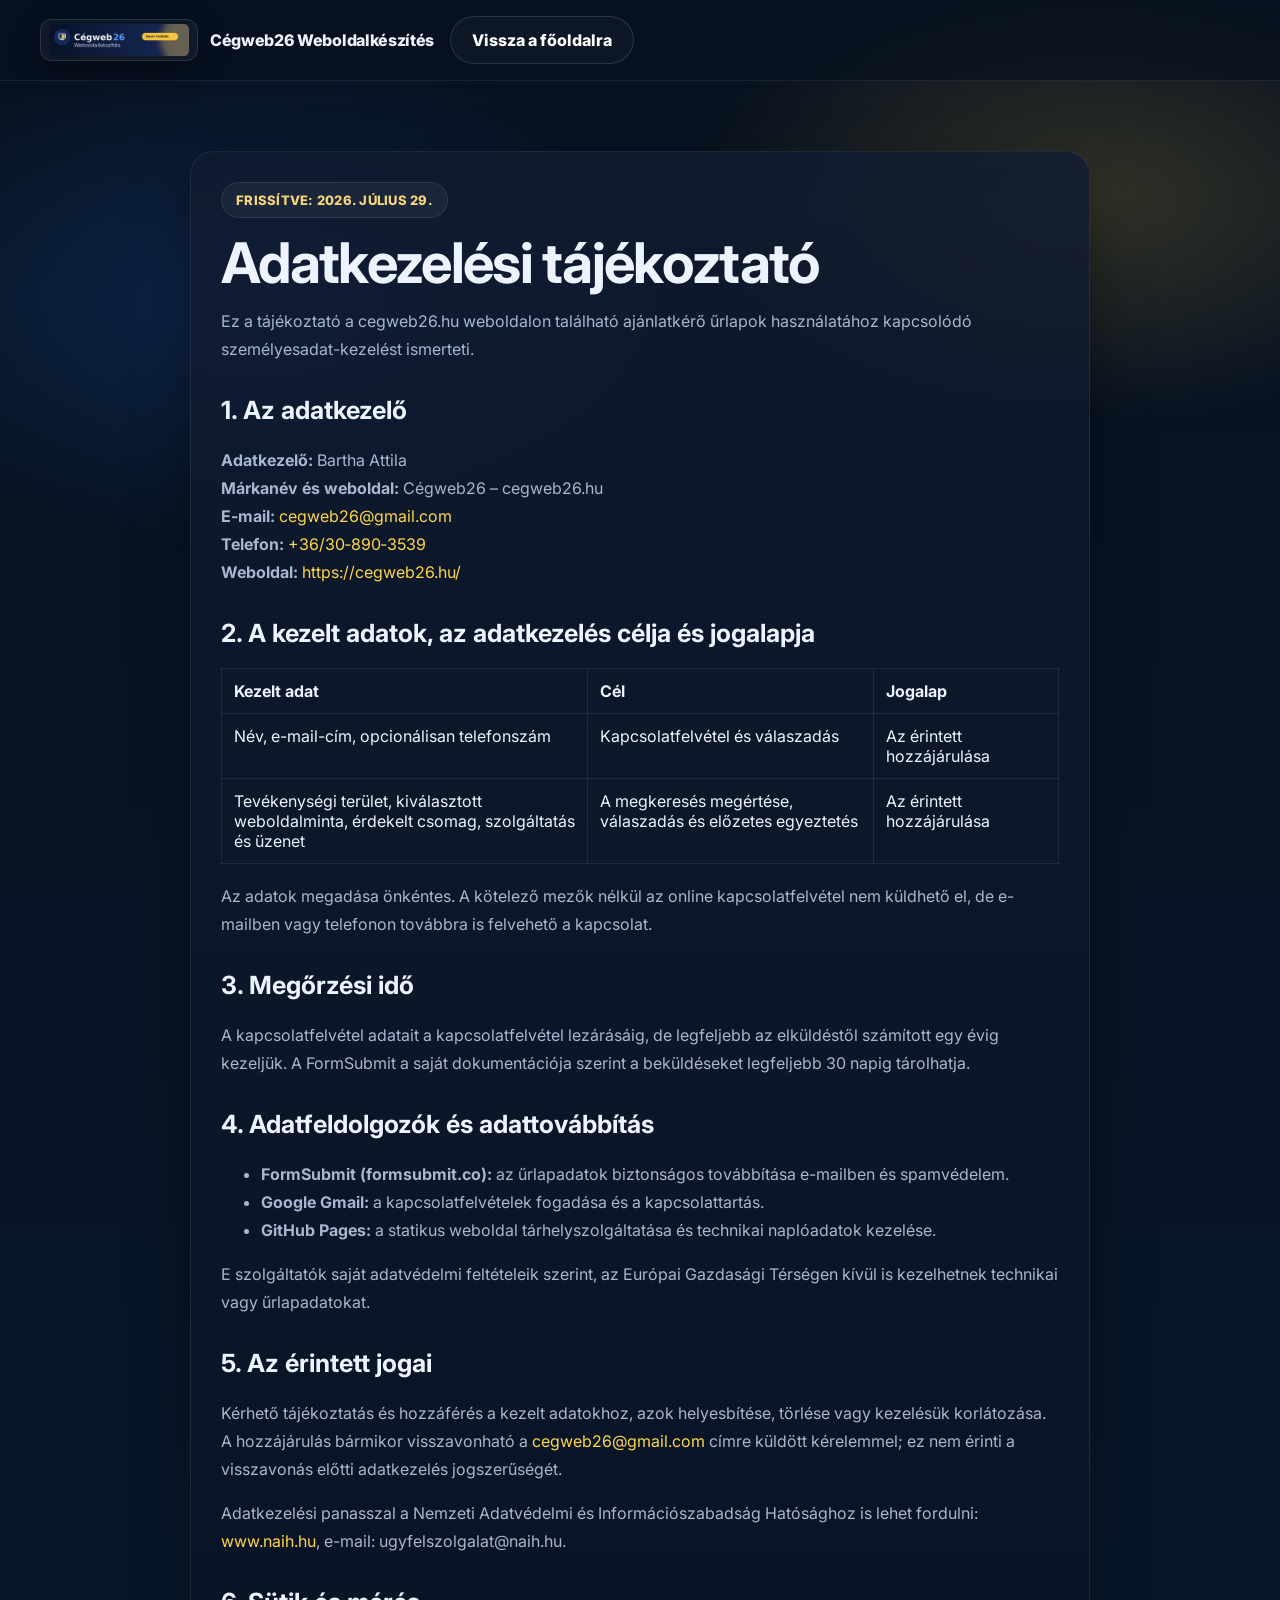
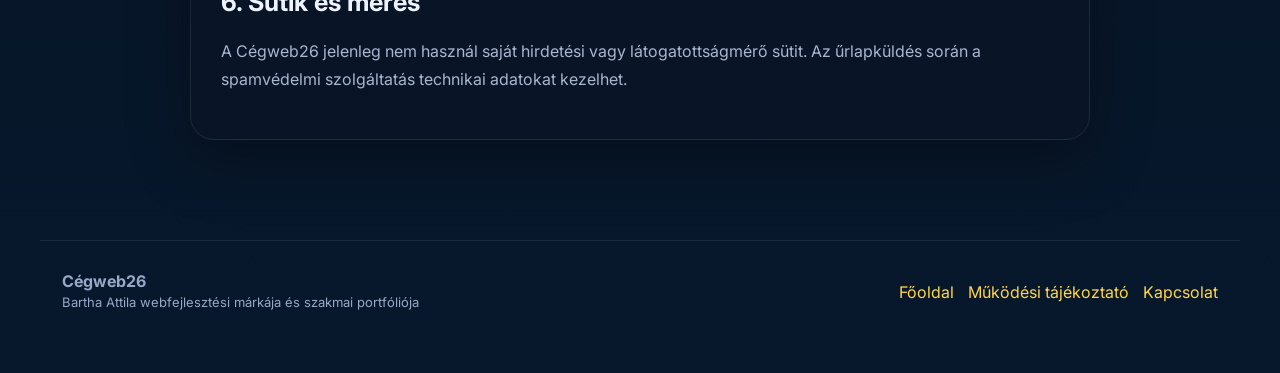
<file: adatkezeles.html>
<!DOCTYPE html>
<html lang="hu">
<head>
  <meta charset="UTF-8">
  <meta name="viewport" content="width=device-width, initial-scale=1.0">
  <title>Adatkezelési tájékoztató – Cégweb26</title>
  <meta name="description" content="A Cégweb26 kapcsolatfelvételéhez kapcsolódó adatkezelési tájékoztató.">
  <meta name="robots" content="noindex,follow">
  <link rel="canonical" href="https://cegweb26.hu/adatkezeles.html">
  <link rel="preconnect" href="https://fonts.googleapis.com">
  <link rel="preconnect" href="https://fonts.gstatic.com" crossorigin>
  <link href="https://fonts.googleapis.com/css2?family=Inter:wght@400;600;700;800;900&display=swap" rel="stylesheet">
  <link rel="stylesheet" href="assets/styles.css">
  <link rel="icon" type="image/x-icon" href="favicon.ico">
  <script>document.documentElement.classList.add('js');</script>
</head>
<body>
  <header class="topbar">
    <div class="container nav">
      <a class="brand" href="/">
        <img class="brand-logo" src="assets/logo-cegweb26-pro.png" alt="Cégweb26 logó" width="1400" height="320" decoding="async">
        <span>Cégweb26 Weboldalkészítés</span>
      </a>
      <a class="btn-outline" href="/">Vissza a főoldalra</a>
    </div>
  </header>

  <main class="legal-page">
    <article class="container legal-content">
      <span class="eyebrow">Frissítve: 2026. július 29.</span>
      <h1>Adatkezelési tájékoztató</h1>
      <p>Ez a tájékoztató a cegweb26.hu weboldalon található ajánlatkérő űrlapok használatához kapcsolódó személyesadat-kezelést ismerteti.</p>

      <h2>1. Az adatkezelő</h2>
      <p><strong>Adatkezelő:</strong> Bartha Attila<br>
      <strong>Márkanév és weboldal:</strong> Cégweb26 – cegweb26.hu<br>
      <strong>E-mail:</strong> <a href="mailto:cegweb26@gmail.com">cegweb26@gmail.com</a><br>
      <strong>Telefon:</strong> <a href="tel:+36308903539">+36/30&#8209;890&#8209;3539</a><br>
      <strong>Weboldal:</strong> <a href="https://cegweb26.hu/">https://cegweb26.hu/</a></p>

      <h2>2. A kezelt adatok, az adatkezelés célja és jogalapja</h2>
      <table>
        <thead><tr><th>Kezelt adat</th><th>Cél</th><th>Jogalap</th></tr></thead>
        <tbody>
          <tr><td>Név, e-mail-cím, opcionálisan telefonszám</td><td>Kapcsolatfelvétel és válaszadás</td><td>Az érintett hozzájárulása</td></tr>
          <tr><td>Tevékenységi terület, kiválasztott weboldalminta, érdekelt csomag, szolgáltatás és üzenet</td><td>A megkeresés megértése, válaszadás és előzetes egyeztetés</td><td>Az érintett hozzájárulása</td></tr>
        </tbody>
      </table>
      <p>Az adatok megadása önkéntes. A kötelező mezők nélkül az online kapcsolatfelvétel nem küldhető el, de e-mailben vagy telefonon továbbra is felvehető a kapcsolat.</p>

      <h2>3. Megőrzési idő</h2>
      <p>A kapcsolatfelvétel adatait a kapcsolatfelvétel lezárásáig, de legfeljebb az elküldéstől számított egy évig kezeljük. A FormSubmit a saját dokumentációja szerint a beküldéseket legfeljebb 30 napig tárolhatja.</p>

      <h2>4. Adatfeldolgozók és adattovábbítás</h2>
      <ul>
        <li><strong>FormSubmit (formsubmit.co):</strong> az űrlapadatok biztonságos továbbítása e-mailben és spamvédelem.</li>
        <li><strong>Google Gmail:</strong> a kapcsolatfelvételek fogadása és a kapcsolattartás.</li>
        <li><strong>GitHub Pages:</strong> a statikus weboldal tárhelyszolgáltatása és technikai naplóadatok kezelése.</li>
      </ul>
      <p>E szolgáltatók saját adatvédelmi feltételeik szerint, az Európai Gazdasági Térségen kívül is kezelhetnek technikai vagy űrlapadatokat.</p>

      <h2>5. Az érintett jogai</h2>
      <p>Kérhető tájékoztatás és hozzáférés a kezelt adatokhoz, azok helyesbítése, törlése vagy kezelésük korlátozása. A hozzájárulás bármikor visszavonható a <a href="mailto:cegweb26@gmail.com">cegweb26@gmail.com</a> címre küldött kérelemmel; ez nem érinti a visszavonás előtti adatkezelés jogszerűségét.</p>
      <p>Adatkezelési panasszal a Nemzeti Adatvédelmi és Információszabadság Hatósághoz is lehet fordulni: <a href="https://www.naih.hu/" target="_blank" rel="noopener">www.naih.hu</a>, e-mail: ugyfelszolgalat@naih.hu.</p>

      <h2>6. Sütik és mérés</h2>
      <p>A Cégweb26 jelenleg nem használ saját hirdetési vagy látogatottságmérő sütit. Az űrlapküldés során a spamvédelmi szolgáltatás technikai adatokat kezelhet.</p>
    </article>
  </main>

  <footer class="footer">
    <div class="container footer-box">
      <div><strong>Cégweb26</strong><br><span class="footer-sub">Bartha Attila webfejlesztési márkája és szakmai portfóliója</span></div>
      <div class="footer-links"><a href="/">Főoldal</a><a href="mukodesi-tajekoztato.html">Működési tájékoztató</a><a href="mailto:cegweb26@gmail.com">Kapcsolat</a></div>
    </div>
  </footer>
</body>
</html>
</file>
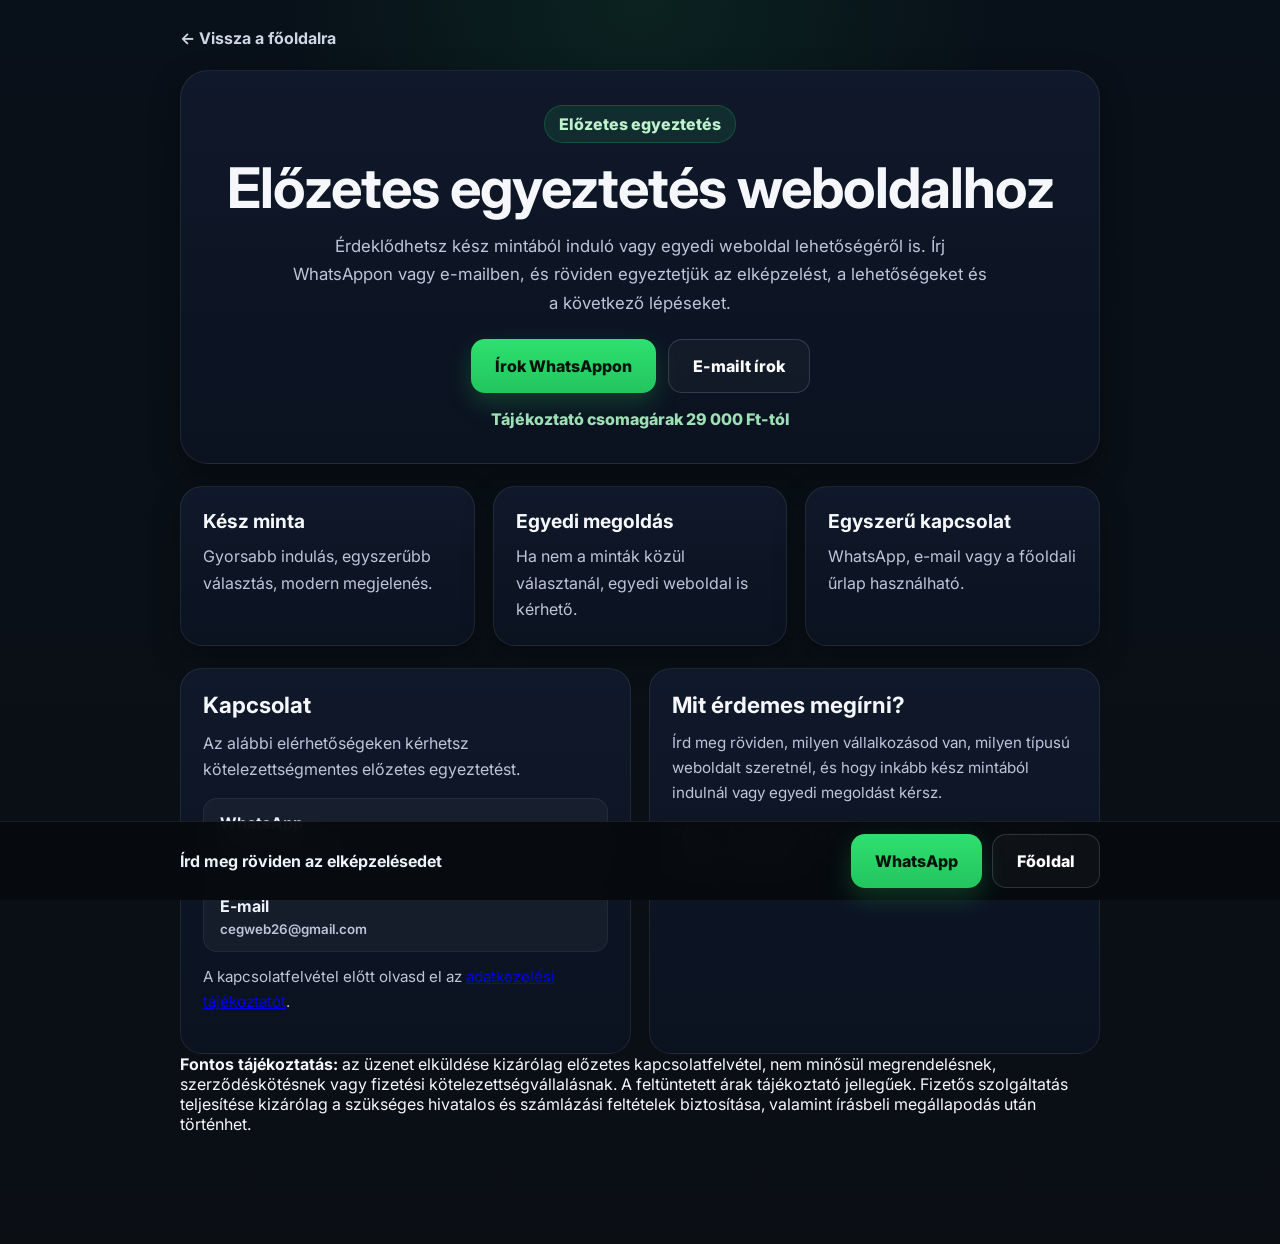
<file: ajanlat.html>
<!DOCTYPE html>
<html lang="hu">
<head>
  <meta charset="UTF-8">
  <meta name="viewport" content="width=device-width, initial-scale=1.0">
  <title>Előzetes egyeztetés weboldalhoz – Cégweb26</title>
  <meta name="description" content="Kérj gyors ajánlatot modern, mobilbarát vállalkozói weboldalra. Kapcsolat WhatsAppon, e-mailben vagy telefonon, weboldal már 29 000 Ft-tól.">
  <meta name="robots" content="noindex,follow">
  <meta name="author" content="Cégweb26">
  <link rel="canonical" href="https://cegweb26.hu/ajanlat.html">

  <meta property="og:title" content="Előzetes egyeztetés weboldalhoz – Cégweb26">
  <meta property="og:description" content="Kérj gyors ajánlatot modern, mobilbarát vállalkozói weboldalra. Kapcsolat WhatsAppon, e-mailben vagy telefonon.">
  <meta property="og:type" content="website">
  <meta property="og:url" content="https://cegweb26.hu/ajanlat.html">
  <meta property="og:site_name" content="Cégweb26">
  <meta property="og:locale" content="hu_HU">
  <meta property="og:image" content="https://cegweb26.hu/assets/og-image.png">
  <meta property="og:image:width" content="1200">
  <meta property="og:image:height" content="630">
  <meta property="og:image:type" content="image/png">
  <meta property="og:image:alt" content="Cégweb26 weboldal kapcsolatfelvétel">
  <meta name="twitter:card" content="summary_large_image">
  <meta name="twitter:title" content="Előzetes egyeztetés weboldalhoz – Cégweb26">
  <meta name="twitter:description" content="Kérj gyors ajánlatot modern, mobilbarát vállalkozói weboldalra.">
  <meta name="twitter:image" content="https://cegweb26.hu/assets/og-image.png">

  <link rel="icon" type="image/x-icon" href="favicon.ico">
  <link rel="icon" type="image/png" sizes="32x32" href="assets/favicon-32x32.png">
  <link rel="apple-touch-icon" sizes="180x180" href="assets/apple-touch-icon.png">
  <link rel="manifest" href="site.webmanifest">
  <meta name="theme-color" content="#0b0f14">
  <meta name="mobile-web-app-capable" content="yes">
  <meta name="apple-mobile-web-app-capable" content="yes">
  <link rel="preconnect" href="https://fonts.googleapis.com">
  <link rel="preconnect" href="https://fonts.gstatic.com" crossorigin>
  <link href="https://fonts.googleapis.com/css2?family=Inter:wght@400;500;600;700;800;900&display=swap" rel="stylesheet">

  <script type="application/ld+json">
{
  "@context": "https://schema.org",
  "@graph": [
    {
      "@type": "ContactPage",
      "@id": "https://cegweb26.hu/ajanlat.html#webpage",
      "url": "https://cegweb26.hu/ajanlat.html",
      "name": "Weboldal kapcsolatfelvétel – Cégweb26",
      "description": "Előzetes egyeztetés modern, mobilbarát vállalkozói weboldal készítéséhez.",
      "isPartOf": {
        "@id": "https://cegweb26.hu/#website"
      },
      "about": {
        "@id": "https://cegweb26.hu/#weboldalkeszites"
      },
      "inLanguage": "hu-HU"
    },
    {
      "@type": "BreadcrumbList",
      "itemListElement": [
        {
          "@type": "ListItem",
          "position": 1,
          "name": "Főoldal",
          "item": "https://cegweb26.hu/"
        },
        {
          "@type": "ListItem",
          "position": 2,
          "name": "Kapcsolatfelvétel",
          "item": "https://cegweb26.hu/ajanlat.html"
        }
      ]
    }
  ]
}
  </script>

  <style>
    :root{
      --bg:#0b0f14;
      --card:#10192b;
      --text:#f5f7fb;
      --muted:#bcc6d7;
      --green:#22c55e;
      --line:rgba(255,255,255,.08);
    }

    *{box-sizing:border-box}
    html{scroll-behavior:smooth}
    body{
      margin:0;
      font-family:'Inter',sans-serif;
      color:var(--text);
      background:
        radial-gradient(circle at top, rgba(34,197,94,.10), transparent 26%),
        linear-gradient(180deg, #081019 0%, #0b0f14 100%);
    }

    .wrap{
      width:min(920px, calc(100% - 28px));
      margin:0 auto;
      padding:28px 0 110px;
    }

    .back{
      display:inline-flex;
      margin-bottom:22px;
      color:#cdd6e4;
      font-weight:700;
      text-decoration:none;
    }

    .hero{
      background:linear-gradient(180deg, rgba(16,25,43,.98), rgba(11,18,32,.98));
      border:1px solid var(--line);
      border-radius:28px;
      padding:34px 26px;
      box-shadow:0 12px 30px rgba(0,0,0,.35);
      text-align:center;
    }

    .badge{
      display:inline-flex;
      padding:8px 14px;
      border-radius:999px;
      background:rgba(34,197,94,.12);
      border:1px solid rgba(34,197,94,.25);
      color:#bef2cd;
      font-weight:800;
      margin-bottom:16px;
    }

    h1{
      margin:0 0 14px;
      font-size:clamp(2rem,4.4vw,3.5rem);
      line-height:1.05;
      letter-spacing:-1px;
    }

    .lead{
      max-width:700px;
      margin:0 auto 22px;
      color:var(--muted);
      line-height:1.7;
      font-size:1.05rem;
    }

    .actions{
      display:flex;
      gap:12px;
      justify-content:center;
      flex-wrap:wrap;
      margin-bottom:16px;
    }

    .btn,.btn-outline{
      display:inline-flex;
      align-items:center;
      justify-content:center;
      min-height:54px;
      padding:0 24px;
      border-radius:14px;
      font-weight:800;
      text-decoration:none;
      transition:.18s ease;
    }

    .btn{
      background:linear-gradient(180deg, #2fe06f 0%, #22c55e 100%);
      color:#07120b;
      box-shadow:0 10px 24px rgba(34,197,94,.24);
    }

    .btn-outline{
      border:1px solid rgba(255,255,255,.14);
      color:#fff;
      background:rgba(255,255,255,.03);
    }

    .btn:hover,.btn-outline:hover{transform:translateY(-1px)}

    .price-line{
      color:#9ce0b4;
      font-weight:800;
      margin-top:8px;
    }

    .grid{
      display:grid;
      grid-template-columns:repeat(3,1fr);
      gap:18px;
      margin-top:22px;
    }

    .card{
      background:linear-gradient(180deg, rgba(16,25,43,.98), rgba(11,18,32,.98));
      border:1px solid var(--line);
      border-radius:22px;
      padding:22px;
      box-shadow:0 12px 30px rgba(0,0,0,.28);
    }

    .card h3{
      margin:0 0 10px;
      font-size:1.2rem;
    }

    .card p{
      margin:0;
      color:var(--muted);
      line-height:1.65;
    }

    .contact{
      margin-top:22px;
      display:grid;
      grid-template-columns:1fr 1fr;
      gap:18px;
    }

    .contact-box{
      background:linear-gradient(180deg, rgba(16,25,43,.98), rgba(11,18,32,.98));
      border:1px solid var(--line);
      border-radius:22px;
      padding:22px;
    }

    .contact-box h2{
      margin:0 0 12px;
      font-size:1.4rem;
    }

    .contact-box p{
      margin:0 0 16px;
      color:var(--muted);
      line-height:1.65;
    }

    .contact-item{
      display:block;
      padding:14px 16px;
      border-radius:14px;
      background:rgba(255,255,255,.04);
      border:1px solid rgba(255,255,255,.06);
      font-weight:700;
      margin-bottom:12px;
      color:#eef3fb;
      word-break:break-word;
      text-decoration:none;
    }

    .contact-item small{
      display:block;
      margin-top:5px;
      color:var(--muted);
      font-weight:600;
    }

    .mini{
      color:var(--muted);
      font-size:.95rem;
      line-height:1.6;
    }

    .sticky{
      position:fixed;
      left:0;
      right:0;
      bottom:0;
      background:rgba(7,10,14,.94);
      backdrop-filter:blur(12px);
      border-top:1px solid rgba(255,255,255,.08);
      padding:12px 14px;
    }

    .sticky-inner{
      width:min(920px, calc(100% - 4px));
      margin:0 auto;
      display:flex;
      gap:12px;
      align-items:center;
      justify-content:space-between;
    }

    .sticky-text{
      font-weight:700;
      color:#edf2fa;
    }

    .sticky-actions{
      display:flex;
      gap:10px;
      flex-wrap:wrap;
    }

    @media (max-width: 820px){
      .grid,.contact{grid-template-columns:1fr}
      .sticky-inner,.sticky-actions,.actions{flex-direction:column;align-items:stretch}
      .btn,.btn-outline{width:100%}
      .sticky-text{text-align:center}
    }
  </style>
</head>
<body>
  <div class="wrap">
    <a class="back" href="/">← Vissza a főoldalra</a>

    <section class="hero">
      <div class="badge">Előzetes egyeztetés</div>
      <h1>Előzetes egyeztetés weboldalhoz</h1>
      <p class="lead">
        Érdeklődhetsz kész mintából induló vagy egyedi weboldal lehetőségéről is. Írj WhatsAppon vagy e-mailben, és röviden egyeztetjük az elképzelést, a lehetőségeket és a következő lépéseket.
      </p>

      <div class="actions">
        <a class="btn" href="https://wa.me/36308903539?text=Szia%2C%20weboldalt%20szeretn%C3%A9k." target="_blank" rel="noopener">Írok WhatsAppon</a>
        <a class="btn-outline" href="mailto:cegweb26@gmail.com?subject=Cegweb26%20erdeklodes">E-mailt írok</a>
      </div>

      <div class="price-line">Tájékoztató csomagárak 29 000 Ft-tól</div>
    </section>

    <section class="grid">
      <div class="card">
        <h3>Kész minta</h3>
        <p>Gyorsabb indulás, egyszerűbb választás, modern megjelenés.</p>
      </div>
      <div class="card">
        <h3>Egyedi megoldás</h3>
        <p>Ha nem a minták közül választanál, egyedi weboldal is kérhető.</p>
      </div>
      <div class="card">
        <h3>Egyszerű kapcsolat</h3>
        <p>WhatsApp, e-mail vagy a főoldali űrlap használható.</p>
      </div>
    </section>

    <section class="contact">
      <div class="contact-box">
        <h2>Kapcsolat</h2>
        <p>Az alábbi elérhetőségeken kérhetsz kötelezettségmentes előzetes egyeztetést.</p>

        <a class="contact-item" href="https://wa.me/36308903539?text=Szia%2C%20weboldalt%20szeretn%C3%A9k." target="_blank" rel="noopener">
          WhatsApp
          <small>+36/30&#8209;890&#8209;3539</small>
        </a>

        <a class="contact-item" href="mailto:cegweb26@gmail.com?subject=Cegweb26%20erdeklodes">
          E-mail
          <small>cegweb26@gmail.com</small>
        </a>
        <p class="mini">A kapcsolatfelvétel előtt olvasd el az <a href="adatkezeles.html">adatkezelési tájékoztatót</a>.</p>
      </div>

      <div class="contact-box">
        <h2>Mit érdemes megírni?</h2>
        <p class="mini">
          Írd meg röviden, milyen vállalkozásod van, milyen típusú weboldalt szeretnél,
          és hogy inkább kész mintából indulnál vagy egyedi megoldást kérsz.
        </p>
        <p class="mini">
          Példa: „Autószervizhez szeretnék weboldalt, egyszerű, modern stílusban.”
        </p>
      </div>
    </section>
    <div class="business-status" role="note">
  <strong>Fontos tájékoztatás:</strong> az üzenet elküldése kizárólag előzetes kapcsolatfelvétel, nem minősül megrendelésnek, szerződéskötésnek vagy fizetési kötelezettségvállalásnak. A feltüntetett árak tájékoztató jellegűek. Fizetős szolgáltatás teljesítése kizárólag a szükséges hivatalos és számlázási feltételek biztosítása, valamint írásbeli megállapodás után történhet.
</div>
  </div>

  <div class="sticky">
    <div class="sticky-inner">
      <div class="sticky-text">Írd meg röviden az elképzelésedet</div>
      <div class="sticky-actions">
        <a class="btn" href="https://wa.me/36308903539?text=Szia%2C%20weboldalt%20szeretn%C3%A9k." target="_blank" rel="noopener">WhatsApp</a>
        <a class="btn-outline" href="/">Főoldal</a>
      </div>
    </div>
  </div>
</body>
</html>
</file>
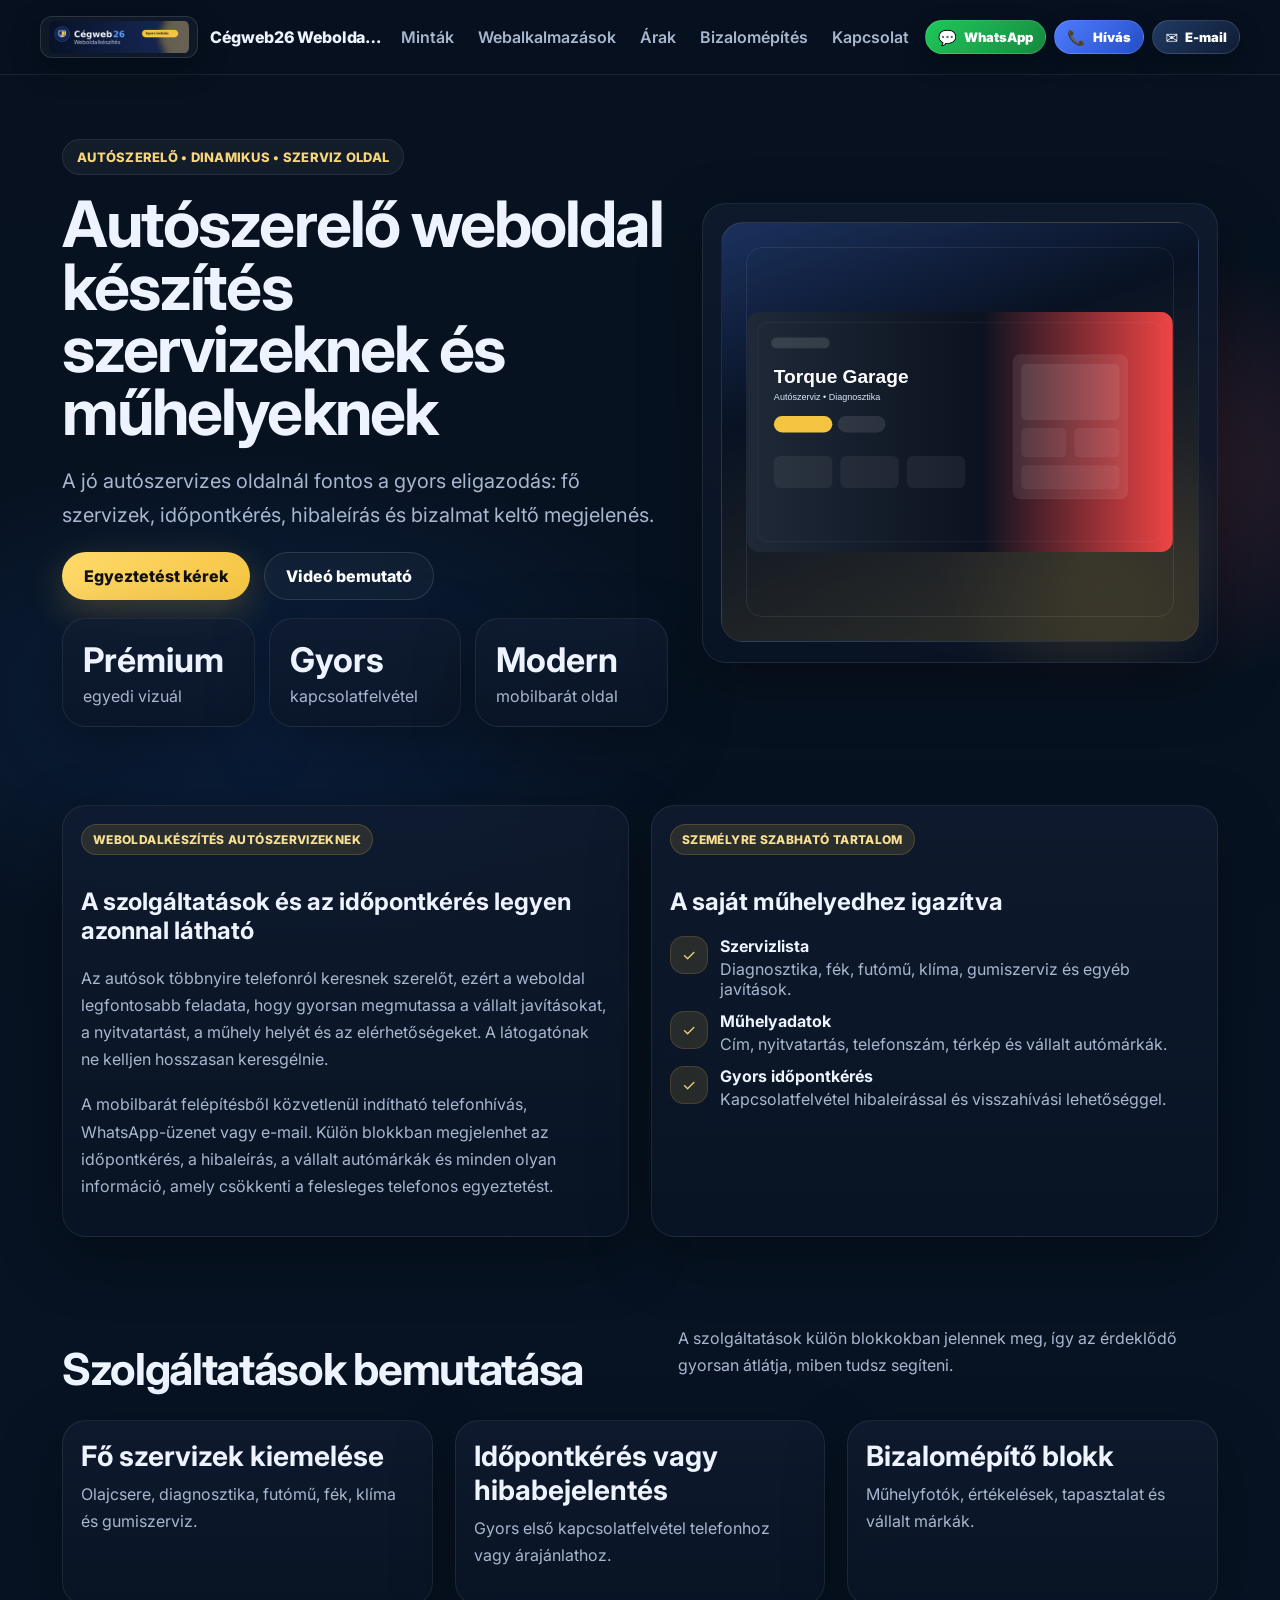
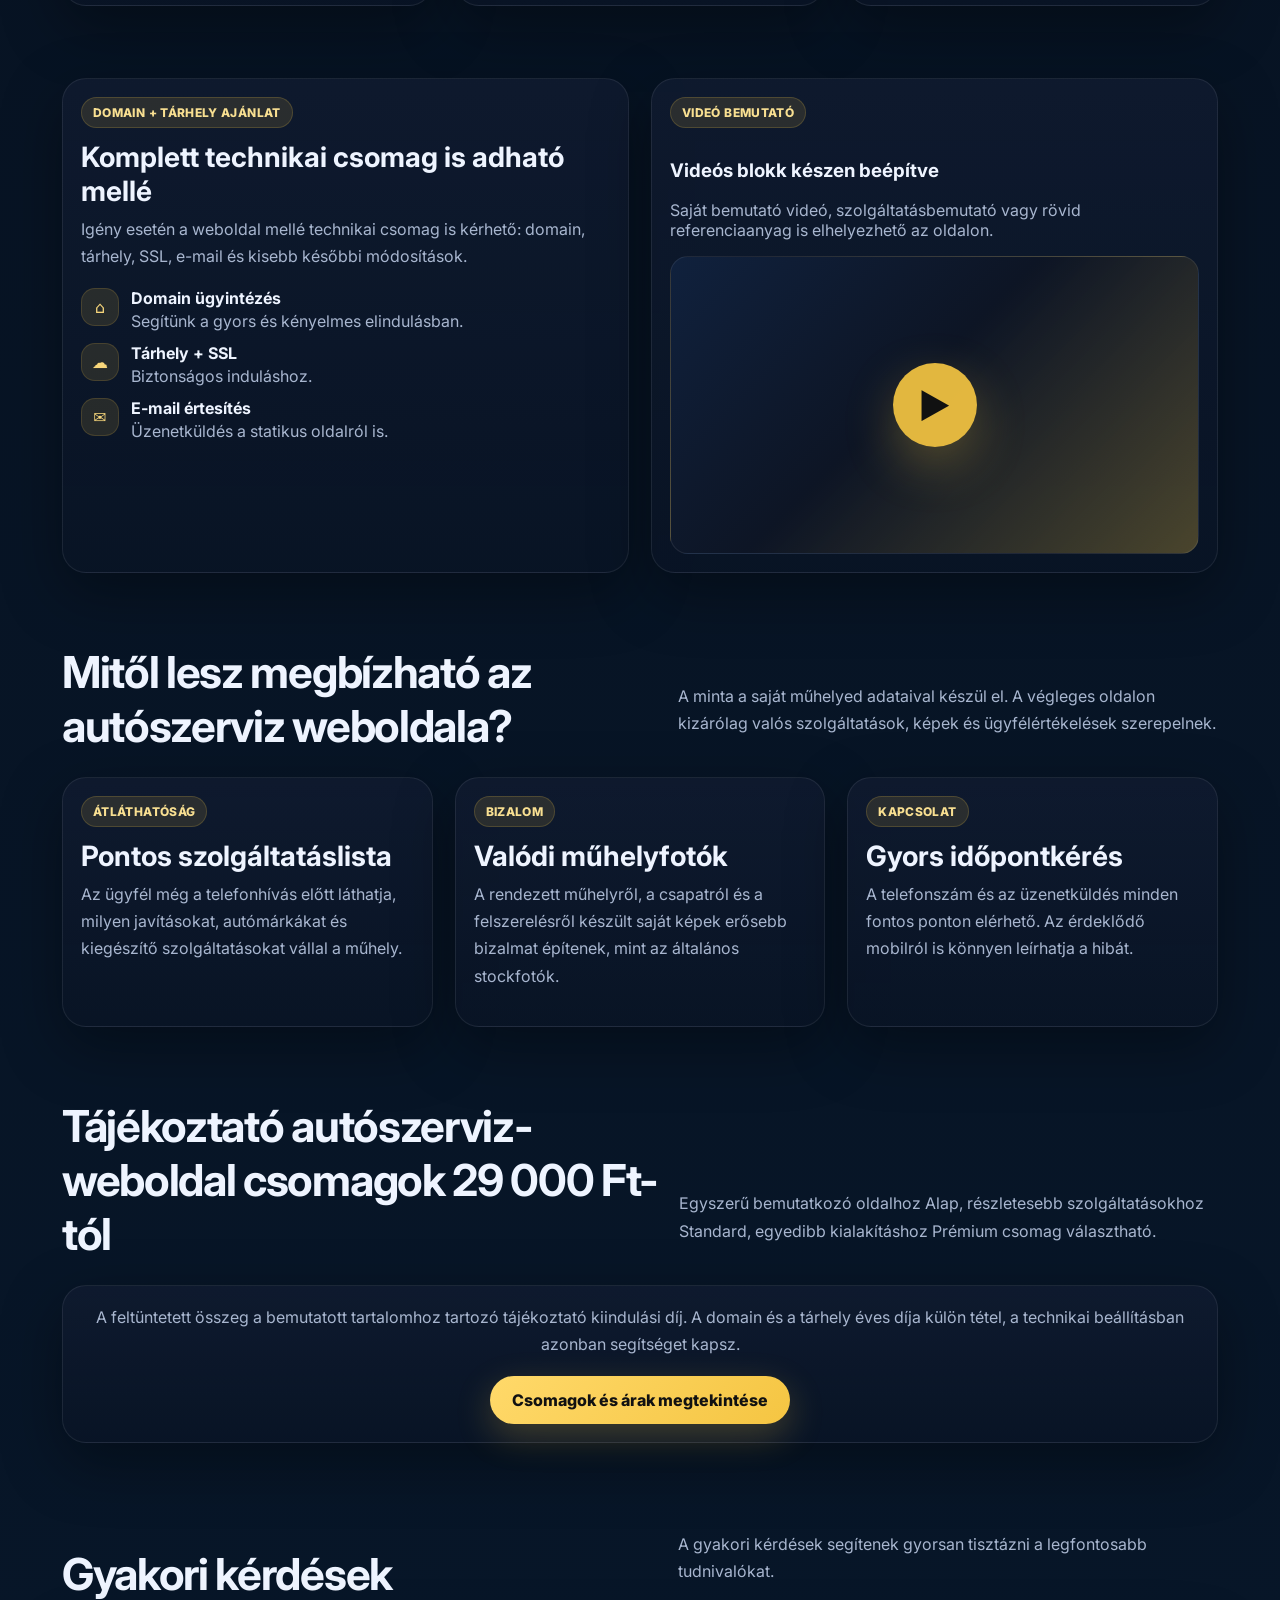
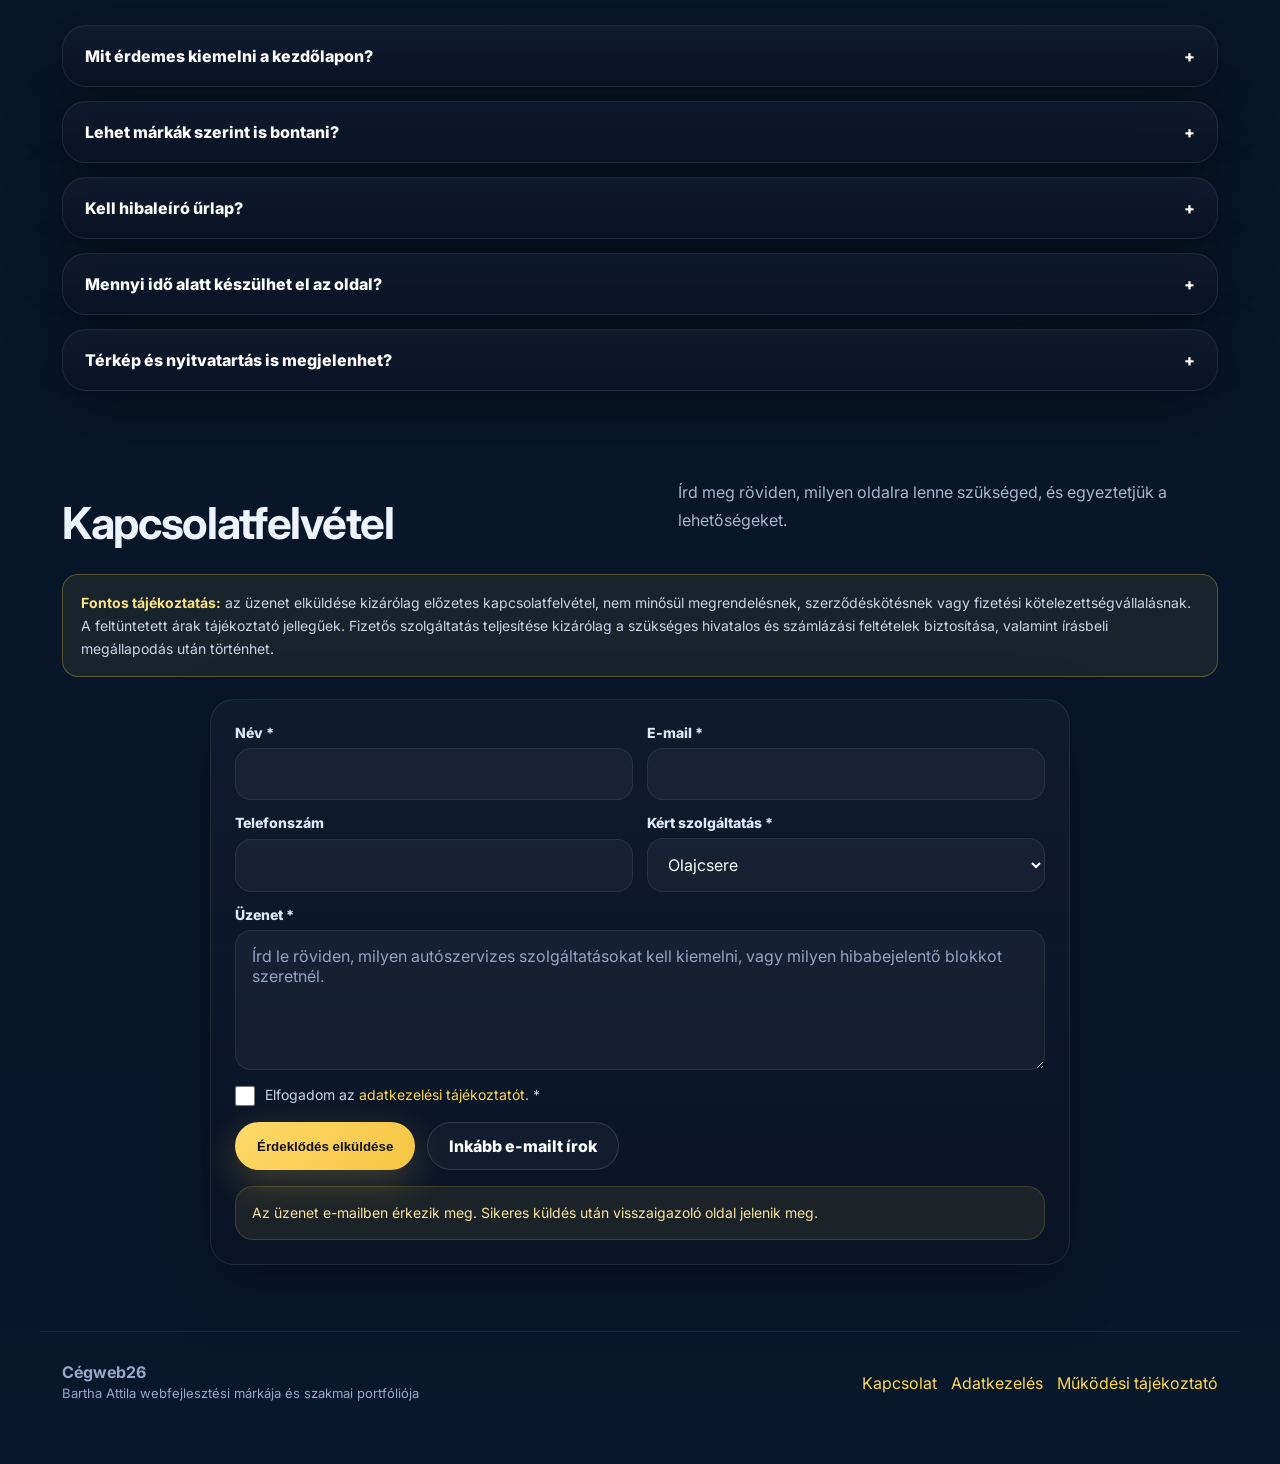
<file: autoszerelo-premium.html>
<!DOCTYPE html>
<html lang="hu">
<head>
  <meta charset="UTF-8">
  <meta name="viewport" content="width=device-width, initial-scale=1.0">
  <title>Autószerelő weboldal készítés – Cégweb26</title>
  <meta name="description" content="Modern, mobilbarát weboldal autószerelőknek, autószervizeknek és gumiszervizeknek. Szolgáltatások, nyitvatartás, kapcsolat és időpontkérés.">
  <meta name="robots" content="index,follow,max-image-preview:large">
  <meta name="author" content="Cégweb26">
  <link rel="canonical" href="https://cegweb26.hu/autoszerelo-premium.html">

  <link rel="preconnect" href="https://fonts.googleapis.com">
  <link rel="preconnect" href="https://fonts.gstatic.com" crossorigin>
  <link href="https://fonts.googleapis.com/css2?family=Inter:wght@400;600;700;800;900&display=swap" rel="stylesheet">
  <link rel="preload" as="image" href="assets/preview-auto.svg" type="image/svg+xml">
  <link rel="stylesheet" href="assets/styles.css">
  <link rel="icon" type="image/x-icon" href="favicon.ico">
  <link rel="icon" type="image/png" sizes="32x32" href="assets/favicon-32x32.png">
  <link rel="apple-touch-icon" sizes="180x180" href="assets/apple-touch-icon.png">
  <link rel="manifest" href="site.webmanifest">
  <meta name="theme-color" content="#0b0f14">
  <meta name="mobile-web-app-capable" content="yes">
  <meta name="apple-mobile-web-app-capable" content="yes">

  <meta property="og:title" content="Autószerelő weboldal készítés – Cégweb26">
  <meta property="og:description" content="Dinamikus, mobilbarát autószerelő weboldal autószervizeknek, jól látható szolgáltatásokkal és gyors kapcsolatfelvétellel.">
  <meta property="og:type" content="website">
  <meta property="og:url" content="https://cegweb26.hu/autoszerelo-premium.html">
  <meta property="og:site_name" content="Cégweb26">
  <meta property="og:locale" content="hu_HU">
  <meta property="og:image" content="https://cegweb26.hu/assets/og-autoszerelo.png">
  <meta property="og:image:width" content="1200">
  <meta property="og:image:height" content="630">
  <meta property="og:image:type" content="image/png">
  <meta property="og:image:alt" content="Autószerelő weboldal készítés – Cégweb26">

  <meta name="twitter:card" content="summary_large_image">
  <meta name="twitter:title" content="Autószerelő weboldal készítés – Cégweb26">
  <meta name="twitter:description" content="Dinamikus, mobilbarát autószerelő weboldal autószervizeknek, jól látható szolgáltatásokkal és gyors kapcsolatfelvétellel.">
  <meta name="twitter:image" content="https://cegweb26.hu/assets/og-autoszerelo.png">
  <meta name="twitter:image:alt" content="Autószerelő weboldal készítés – Cégweb26">

  <script type="application/ld+json">
{
  "@context": "https://schema.org",
  "@graph": [
    {
      "@type": "WebPage",
      "@id": "https://cegweb26.hu/autoszerelo-premium.html#webpage",
      "url": "https://cegweb26.hu/autoszerelo-premium.html",
      "name": "Autószerelő weboldal készítés – Cégweb26",
      "description": "Modern, mobilbarát weboldal autószerelőknek, autószervizeknek és gumiszervizeknek. Szolgáltatások, nyitvatartás, kapcsolat és időpontkérés.",
      "isPartOf": {
        "@id": "https://cegweb26.hu/#website"
      },
      "about": {
        "@id": "https://cegweb26.hu/autoszerelo-premium.html#service"
      },
      "primaryImageOfPage": {
        "@type": "ImageObject",
        "url": "https://cegweb26.hu/assets/og-autoszerelo.png",
        "width": 1200,
        "height": 630
      },
      "inLanguage": "hu-HU"
    },
    {
      "@type": "Service",
      "@id": "https://cegweb26.hu/autoszerelo-premium.html#service",
      "name": "Autószerelő weboldal készítés",
      "description": "Weboldalkészítés autószerelőknek, autószervizeknek, gumiszervizeknek és autóipari szolgáltatóknak.",
      "provider": {
        "@id": "https://cegweb26.hu/#person"
      },
      "areaServed": {
        "@type": "Country",
        "name": "Magyarország"
      }
    },
    {
      "@type": "BreadcrumbList",
      "itemListElement": [
        {
          "@type": "ListItem",
          "position": 1,
          "name": "Főoldal",
          "item": "https://cegweb26.hu/"
        },
        {
          "@type": "ListItem",
          "position": 2,
          "name": "Autószerelő weboldal készítés",
          "item": "https://cegweb26.hu/autoszerelo-premium.html"
        }
      ]
    }
  ]
}
  </script>
  <script>document.documentElement.classList.add('js');</script>
</head>
<body class="theme-red" data-page="auto">
  <header class="topbar">
    <div class="container nav">
      <a class="brand" href="/">
        <img class="brand-logo" src="assets/logo-cegweb26-pro.png" alt="Cégweb26 logó" width="1400" height="320" decoding="async">
        <span>Cégweb26 Weboldalkészítés</span>
      </a>
      <nav class="nav-links">
        <a href="/#mintak">Minták</a>
        <a href="webalkalmazasok.html">Webalkalmazások</a>
        <a href="/#arak">Árak</a>
        <a href="#referenciak">Bizalomépítés</a>
        <a href="#kapcsolat">Kapcsolat</a>
      </nav>
      <div class="header-contact" role="group" aria-label="Gyors kapcsolat">
        <a class="header-contact-btn wa" href="https://wa.me/36308903539" target="_blank" rel="noopener" title="WhatsApp írás"><span class="hc-icon">💬</span><span class="hc-text">WhatsApp</span></a>
        <a class="header-contact-btn call" href="tel:+36308903539" title="Hívás indítása"><span class="hc-icon">📞</span><span class="hc-text">Hívás</span></a>
        <a class="header-contact-btn mail" href="mailto:cegweb26@gmail.com" title="E-mail küldése"><span class="hc-icon">✉️</span><span class="hc-text">E-mail</span></a>
      </div>
      <button class="menu-toggle" id="menuToggle" type="button" aria-label="Menü megnyitása" aria-expanded="false">☰</button>
      <div class="mobile-menu" id="mobileMenu" aria-hidden="true" inert>
        <a href="/#mintak">Minták</a>
        <a href="webalkalmazasok.html">Webalkalmazások</a>
        <a href="/#arak">Árak</a>
        <a href="#referenciak">Bizalomépítés</a>
        <a href="#kapcsolat">Kapcsolat</a>
        <div class="mobile-menu-divider"></div>
        <a class="mobile-contact wa" href="https://wa.me/36308903539" target="_blank" rel="noopener">💬 WhatsApp írás</a>
        <a class="mobile-contact call" href="tel:+36308903539">📞&nbsp;Hívás&nbsp;indítása</a>
        <a class="mobile-contact mail" href="mailto:cegweb26@gmail.com">✉️ E-mail küldése</a>
      </div>
    </div>
  </header>


<section class="hero">
  <div class="container hero-grid">
    <div class="reveal">
      <span class="eyebrow">Autószerelő • Dinamikus • Szerviz oldal</span>
      <h1>Autószerelő weboldal készítés szervizeknek és műhelyeknek</h1>
      <p class="lead">A jó autószervizes oldalnál fontos a gyors eligazodás: fő szervizek, időpontkérés, hibaleírás és bizalmat keltő megjelenés.</p>
      <div class="hero-actions">
        <a class="btn" href="#kapcsolat">Egyeztetést kérek</a>
        <a class="btn-outline" href="#video">Videó bemutató</a>
      </div>
      <div class="stats">
        <div class="stat"><b>Prémium</b><span>egyedi vizuál</span></div>
        <div class="stat"><b>Gyors</b><span>kapcsolatfelvétel</span></div>
        <div class="stat"><b>Modern</b><span>mobilbarát oldal</span></div>
      </div>
    </div>
    <div class="preview reveal">
      <div class="preview-frame"><img src="assets/preview-auto.svg" alt="Autószerelő weboldal minta előnézet" width="1600" height="900" decoding="async" fetchpriority="high"></div>
    </div>
  </div>
</section>

<section class="section reveal">
  <div class="container grid-2">
    <div class="card">
      <span class="kicker">Weboldalkészítés autószervizeknek</span>
      <h2>A szolgáltatások és az időpontkérés legyen azonnal látható</h2>
      <p>Az autósok többnyire telefonról keresnek szerelőt, ezért a weboldal legfontosabb feladata, hogy gyorsan megmutassa a vállalt javításokat, a nyitvatartást, a műhely helyét és az elérhetőségeket. A látogatónak ne kelljen hosszasan keresgélnie.</p>
      <p>A mobilbarát felépítésből közvetlenül indítható telefonhívás, WhatsApp-üzenet vagy e-mail. Külön blokkban megjelenhet az időpontkérés, a hibaleírás, a vállalt autómárkák és minden olyan információ, amely csökkenti a felesleges telefonos egyeztetést.</p>
    </div>
    <div class="card">
      <span class="kicker">Személyre szabható tartalom</span>
      <h2>A saját műhelyedhez igazítva</h2>
      <div class="feature-list">
        <div class="feature-item"><div class="feature-icon">✓</div><div><b>Szervizlista</b><span class="muted">Diagnosztika, fék, futómű, klíma, gumiszerviz és egyéb javítások.</span></div></div>
        <div class="feature-item"><div class="feature-icon">✓</div><div><b>Műhelyadatok</b><span class="muted">Cím, nyitvatartás, telefonszám, térkép és vállalt autómárkák.</span></div></div>
        <div class="feature-item"><div class="feature-icon">✓</div><div><b>Gyors időpontkérés</b><span class="muted">Kapcsolatfelvétel hibaleírással és visszahívási lehetőséggel.</span></div></div>
      </div>
    </div>
  </div>
</section>

<section class="section reveal">
  <div class="container">
    <div class="section-head">
      <h2>Szolgáltatások bemutatása</h2>
      <p>A szolgáltatások külön blokkokban jelennek meg, így az érdeklődő gyorsan átlátja, miben tudsz segíteni.</p>
    </div>
    <div class="grid-3">
      <article class="service-card"><h3>Fő szervizek kiemelése</h3><p>Olajcsere, diagnosztika, futómű, fék, klíma és gumiszerviz.</p></article><article class="service-card"><h3>Időpontkérés vagy hibabejelentés</h3><p>Gyors első kapcsolatfelvétel telefonhoz vagy árajánlathoz.</p></article><article class="service-card"><h3>Bizalomépítő blokk</h3><p>Műhelyfotók, értékelések, tapasztalat és vállalt márkák.</p></article>
    </div>
  </div>
</section>

<section class="section reveal">
  <div class="container grid-2">
    <div class="card">
      <span class="kicker">Domain + tárhely ajánlat</span>
      <h3>Komplett technikai csomag is adható mellé</h3>
      <p>Igény esetén a weboldal mellé technikai csomag is kérhető: domain, tárhely, SSL, e-mail és kisebb későbbi módosítások.</p>
      <div class="feature-list">
        <div class="feature-item"><div class="feature-icon">⌂</div><div><b>Domain ügyintézés</b><span class="muted">Segítünk a gyors és kényelmes elindulásban.</span></div></div>
        <div class="feature-item"><div class="feature-icon">☁</div><div><b>Tárhely + SSL</b><span class="muted">Biztonságos induláshoz.</span></div></div>
        <div class="feature-item"><div class="feature-icon">✉</div><div><b>E-mail értesítés</b><span class="muted">Üzenetküldés a statikus oldalról is.</span></div></div>
      </div>
    </div>
    <div class="video-card" id="video">
      <span class="kicker">Videó bemutató</span>
      <h3>Videós blokk készen beépítve</h3>
      <p class="muted">Saját bemutató videó, szolgáltatásbemutató vagy rövid referenciaanyag is elhelyezhető az oldalon.</p>
      <div class="video-frame"></div>
    </div>
  </div>
</section>

<section id="referenciak" class="section reveal">
  <div class="container">
    <div class="section-head">
      <h2>Mitől lesz megbízható az autószerviz weboldala?</h2>
      <p>A minta a saját műhelyed adataival készül el. A végleges oldalon kizárólag valós szolgáltatások, képek és ügyfélértékelések szerepelnek.</p>
    </div>
    <div class="grid-3">
      <article class="card"><span class="kicker">Átláthatóság</span><h3>Pontos szolgáltatáslista</h3><p>Az ügyfél még a telefonhívás előtt láthatja, milyen javításokat, autómárkákat és kiegészítő szolgáltatásokat vállal a műhely.</p></article>
      <article class="card"><span class="kicker">Bizalom</span><h3>Valódi műhelyfotók</h3><p>A rendezett műhelyről, a csapatról és a felszerelésről készült saját képek erősebb bizalmat építenek, mint az általános stockfotók.</p></article>
      <article class="card"><span class="kicker">Kapcsolat</span><h3>Gyors időpontkérés</h3><p>A telefonszám és az üzenetküldés minden fontos ponton elérhető. Az érdeklődő mobilról is könnyen leírhatja a hibát.</p></article>
    </div>
  </div>
</section>

<section class="section reveal">
  <div class="container">
    <div class="section-head">
      <h2>Tájékoztató autószerviz-weboldal csomagok 29 000 Ft-tól</h2>
      <p>Egyszerű bemutatkozó oldalhoz Alap, részletesebb szolgáltatásokhoz Standard, egyedibb kialakításhoz Prémium csomag választható.</p>
    </div>
    <div class="card text-center">
      <p>A feltüntetett összeg a bemutatott tartalomhoz tartozó tájékoztató kiindulási díj. A domain és a tárhely éves díja külön tétel, a technikai beállításban azonban segítséget kapsz.</p>
      <a class="btn" href="/#arak">Csomagok és árak megtekintése</a>
    </div>
  </div>
</section>

<section class="section reveal">
  <div class="container">
    <div class="section-head">
      <h2>Gyakori kérdések</h2>
      <p>A gyakori kérdések segítenek gyorsan tisztázni a legfontosabb tudnivalókat.</p>
    </div>
    <div class="faq">
      <div class="faq-item"><button class="faq-q" type="button">Mit érdemes kiemelni a kezdőlapon?<span>+</span></button><div class="faq-a">A legfontosabb szervizeket, a telefonszámot, az időpontkérő gombot és a műhely erősségeit.</div></div>
      <div class="faq-item"><button class="faq-q" type="button">Lehet márkák szerint is bontani?<span>+</span></button><div class="faq-a">Igen, külön blokkban megadhatók vállalt márkák vagy jellemző típushibák is.</div></div>
      <div class="faq-item"><button class="faq-q" type="button">Kell hibaleíró űrlap?<span>+</span></button><div class="faq-a">Igen, sok ügyfélnél nagyon hasznos, mert már az első üzenetből látszik, miben kell segíteni.</div></div>
      <div class="faq-item"><button class="faq-q" type="button">Mennyi idő alatt készülhet el az oldal?<span>+</span></button><div class="faq-a">Ha a műhely adatai, szolgáltatásai, képei és elérhetőségei rendelkezésre állnak, az első használható változat akár 2–3 nap alatt elkészülhet.</div></div>
      <div class="faq-item"><button class="faq-q" type="button">Térkép és nyitvatartás is megjelenhet?<span>+</span></button><div class="faq-a">Igen. A cím, a nyitvatartás, a telefonszám és a térképes útvonaltervezés is jól látható helyre kerülhet.</div></div>
    </div>
  </div>
</section>

<section id="kapcsolat" class="section reveal">
  <div class="container">
    <div class="section-head">
      <h2>Kapcsolatfelvétel</h2>
      <p>Írd meg röviden, milyen oldalra lenne szükséged, és egyeztetjük a lehetőségeket.</p>
    </div>
    <div class="business-status" role="note">
  <strong>Fontos tájékoztatás:</strong> az üzenet elküldése kizárólag előzetes kapcsolatfelvétel, nem minősül megrendelésnek, szerződéskötésnek vagy fizetési kötelezettségvállalásnak. A feltüntetett árak tájékoztató jellegűek. Fizetős szolgáltatás teljesítése kizárólag a szükséges hivatalos és számlázási feltételek biztosítása, valamint írásbeli megállapodás után történhet.
</div>
    <div class="form-wrap">
      <form action="https://formsubmit.co/cegweb26@gmail.com" method="POST" data-email-form>
        <input type="hidden" name="_subject" value="Új érdeklődés – Autószerelő Prémium Weboldalminta">
        <input type="hidden" name="_template" value="table">
        <input type="hidden" name="_next" value="https://cegweb26.hu/koszonjuk.html">
        <input type="hidden" name="_url" value="https://cegweb26.hu/autoszerelo-premium.html">
        <input type="hidden" name="Oldal" value="Autószerelő Prémium Weboldalminta">
        <input class="honey-field" type="text" name="_honey" tabindex="-1" autocomplete="off" aria-hidden="true">
        <div class="form-grid">
          <div class="field"><label for="auto-name">Név *</label><input id="auto-name" name="Név" type="text" autocomplete="name" required></div>
          <div class="field"><label for="auto-email">E-mail *</label><input id="auto-email" name="_replyto" type="email" autocomplete="email" required></div>
          <div class="field"><label for="auto-phone">Telefonszám</label><input id="auto-phone" name="Telefonszám" type="tel" autocomplete="tel"></div>
          <div class="field"><label for="auto-service">Kért szolgáltatás *</label><select id="auto-service" name="Kért szolgáltatás" required>
            <option>Olajcsere</option><option>Diagnosztika</option><option>Futómű / fék</option><option>Klímaszerviz</option><option>Gumiszerviz</option><option>Általános érdeklődés</option>
          </select></div>
        </div>
        <div class="field form-message-field"><label for="auto-message">Üzenet *</label><textarea id="auto-message" name="Üzenet" placeholder="Írd le röviden, milyen autószervizes szolgáltatásokat kell kiemelni, vagy milyen hibabejelentő blokkot szeretnél." required></textarea></div>
        <label class="consent-field"><input type="checkbox" name="Adatkezelési hozzájárulás" value="Elfogadva" required><span>Elfogadom az <a href="adatkezeles.html" target="_blank" rel="noopener">adatkezelési tájékoztatót</a>. *</span></label>
        <div class="form-actions">
          <button class="btn" type="submit">Érdeklődés elküldése</button>
          <a class="btn-outline" href="mailto:cegweb26@gmail.com?subject=Autószerelő%20Prémium%20Weboldalminta">Inkább e-mailt írok</a>
        </div>
        <div class="notice">Az üzenet e-mailben érkezik meg. Sikeres küldés után visszaigazoló oldal jelenik meg.</div>
      </form>
    </div>
  </div>
</section>

  <footer class="footer">
    <div class="container footer-box">
      <div><strong>Cégweb26</strong><br><span class="footer-sub">Bartha Attila webfejlesztési márkája és szakmai portfóliója</span></div>
      <div class="footer-links"><a href="mailto:cegweb26@gmail.com">Kapcsolat</a><a href="adatkezeles.html">Adatkezelés</a><a href="mukodesi-tajekoztato.html">Működési tájékoztató</a></div>
    </div>
  </footer>

  <script src="assets/script.js"></script>
</body>
</html>
</file>
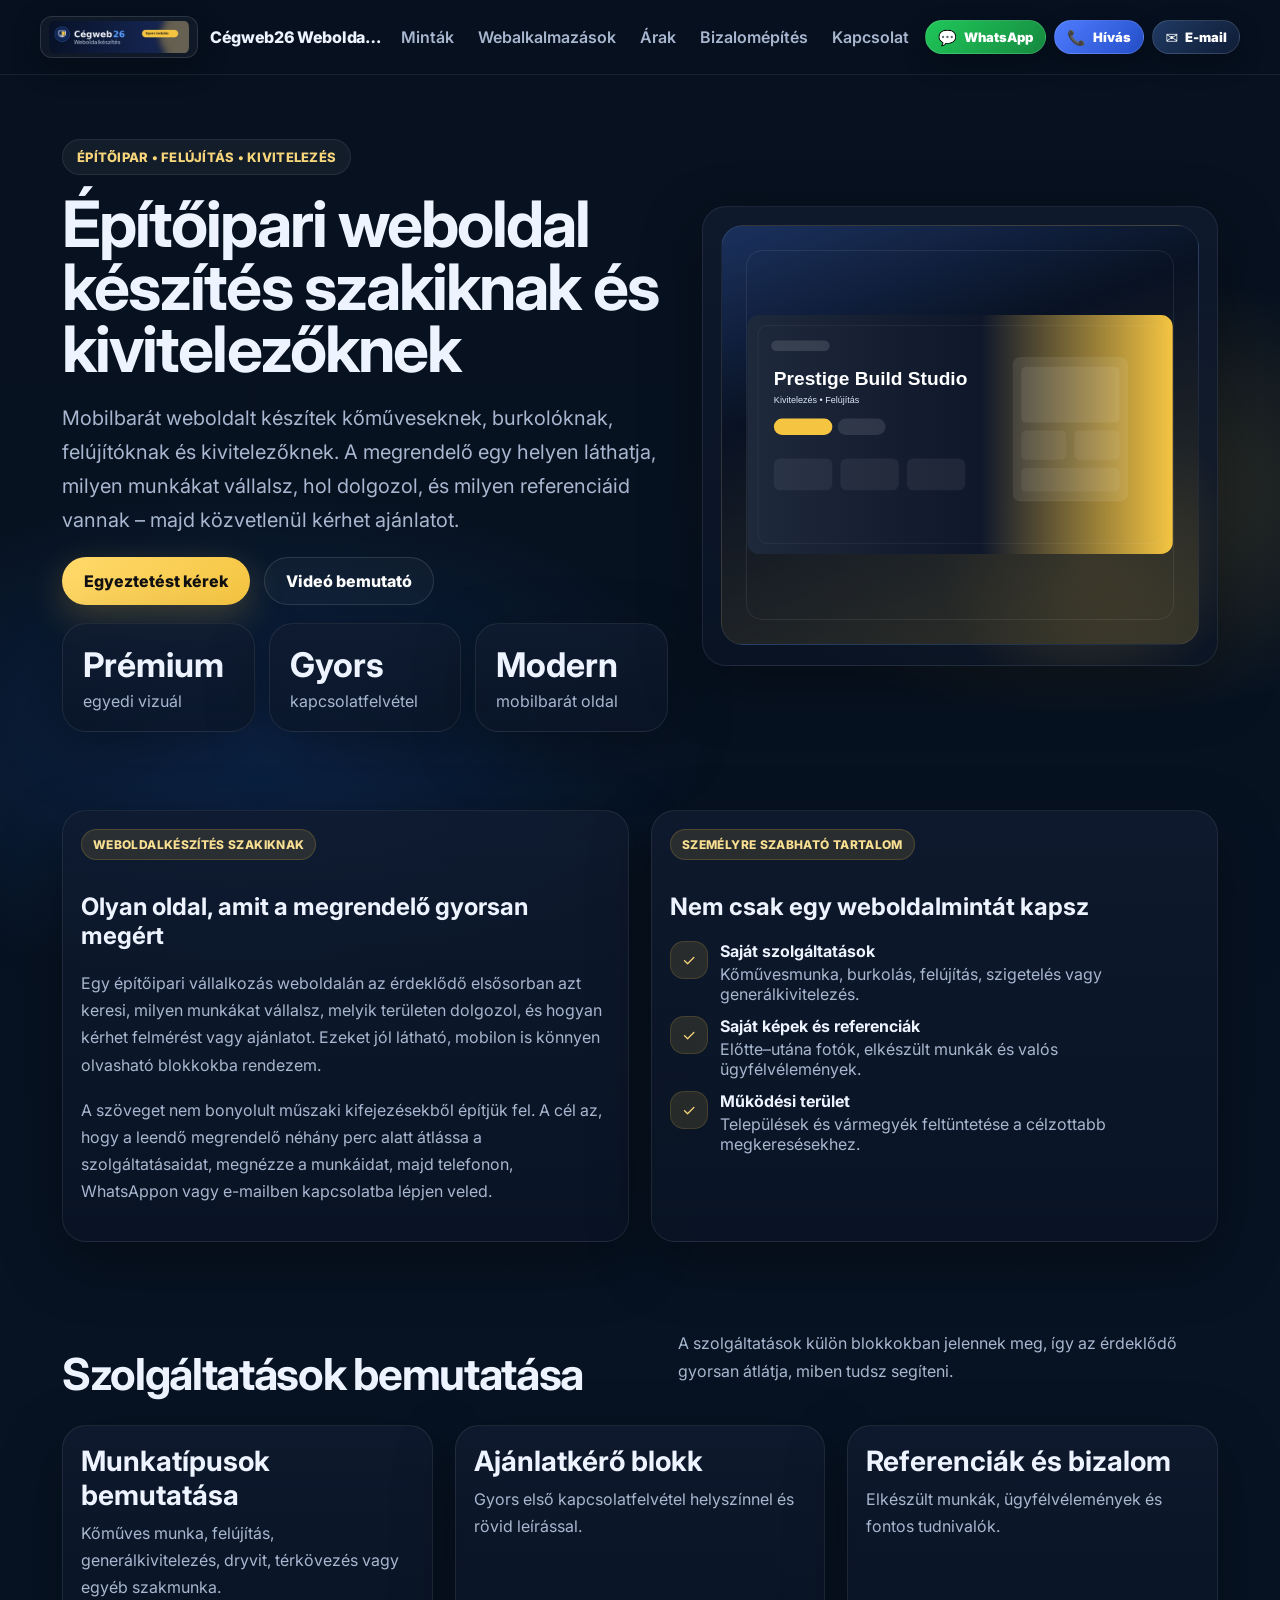
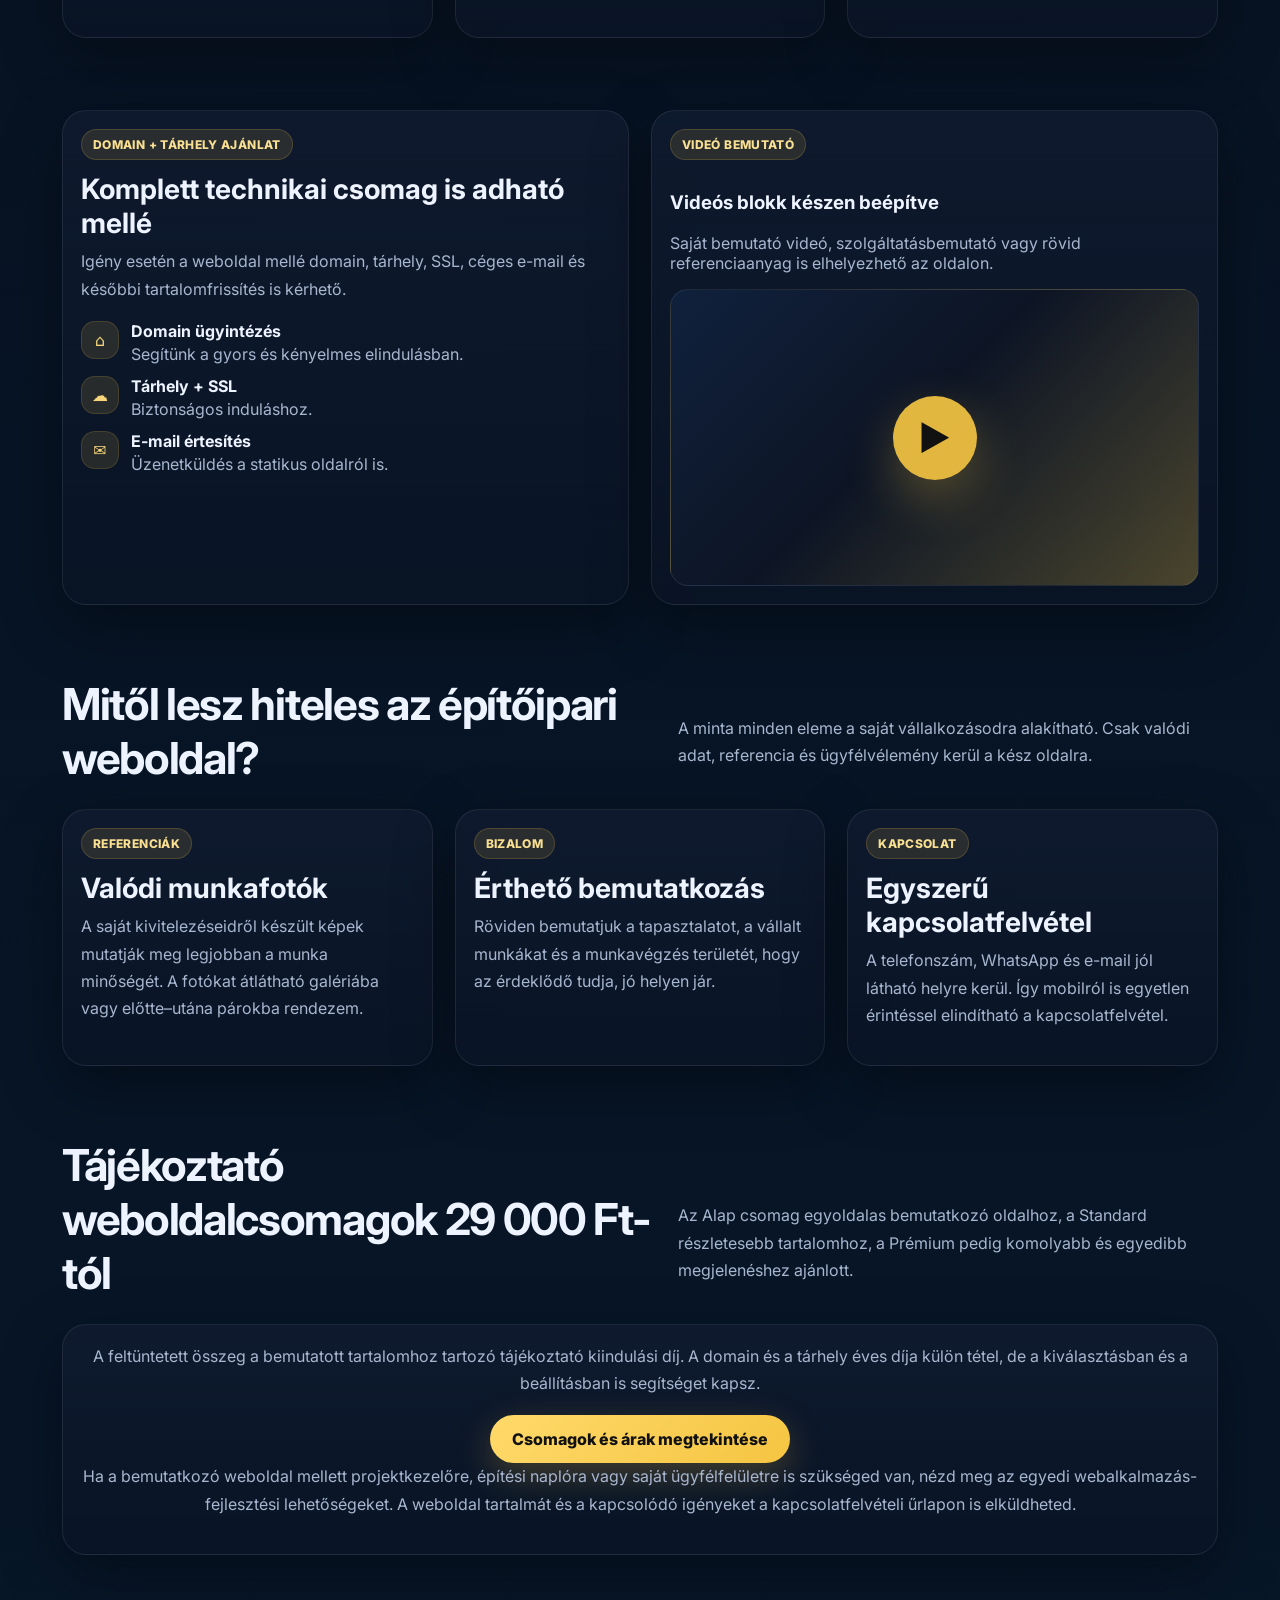
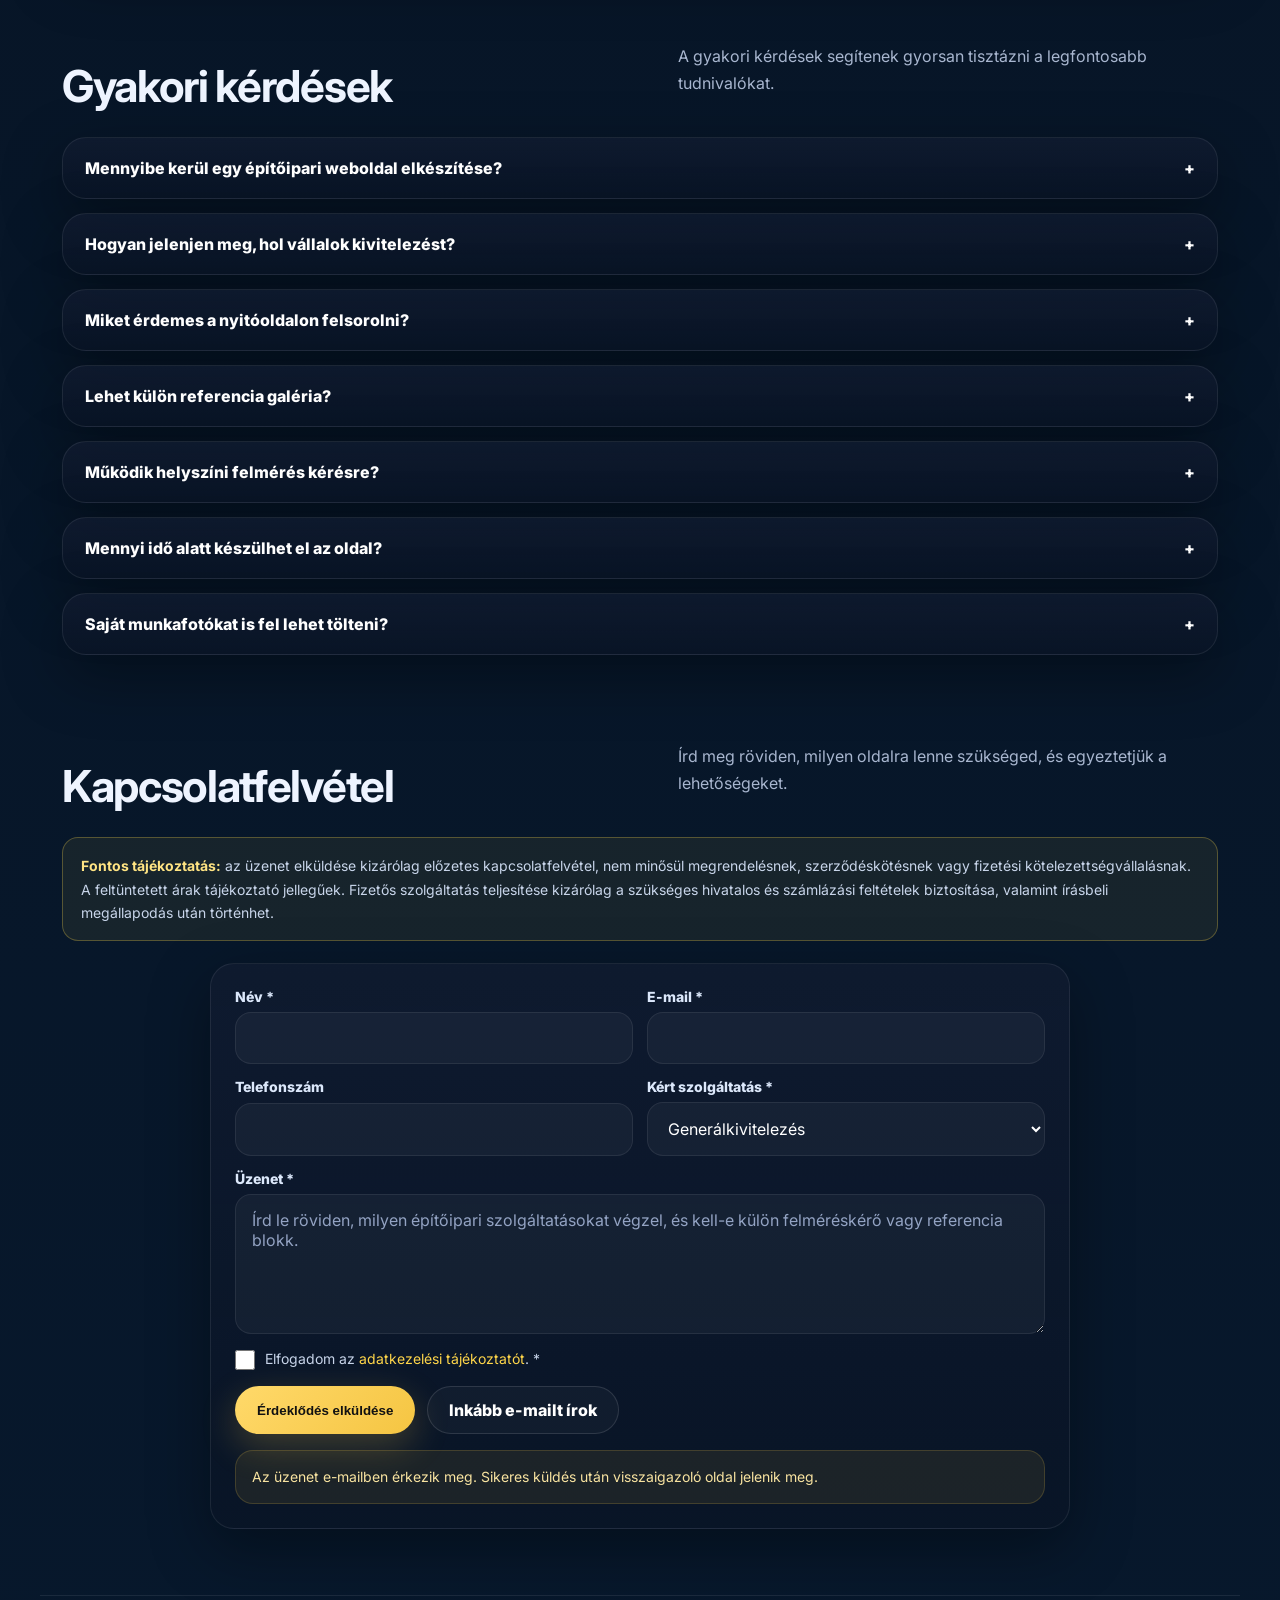
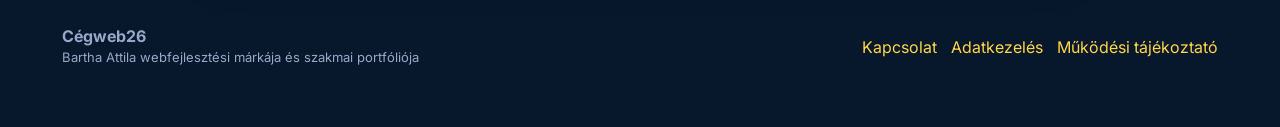
<file: epitoipari-premium.html>
<!DOCTYPE html>
<html lang="hu">
<head>
  <meta charset="UTF-8">
  <meta name="viewport" content="width=device-width, initial-scale=1.0">
  <title>Építőipari weboldal készítés 29 000 Ft-tól | Cégweb26</title>
  <meta name="description" content="Építőipari weboldal készítés kőműveseknek, burkolóknak és kivitelezőknek 29 000 Ft-tól. Saját referenciák, mobilos kapcsolat. Domain és tárhely külön díjért.">
  <meta name="robots" content="index,follow,max-image-preview:large">
  <meta name="author" content="Cégweb26">
  <link rel="canonical" href="https://cegweb26.hu/epitoipari-premium.html">

  <link rel="preconnect" href="https://fonts.googleapis.com">
  <link rel="preconnect" href="https://fonts.gstatic.com" crossorigin>
  <link href="https://fonts.googleapis.com/css2?family=Inter:wght@400;600;700;800;900&display=swap" rel="stylesheet">
  <link rel="preload" as="image" href="assets/preview-epito.svg" type="image/svg+xml">
  <link rel="stylesheet" href="assets/styles.css">
  <link rel="icon" type="image/x-icon" href="favicon.ico">
  <link rel="icon" type="image/png" sizes="32x32" href="assets/favicon-32x32.png">
  <link rel="apple-touch-icon" sizes="180x180" href="assets/apple-touch-icon.png">
  <link rel="manifest" href="site.webmanifest">
  <meta name="theme-color" content="#0b0f14">
  <meta name="mobile-web-app-capable" content="yes">
  <meta name="apple-mobile-web-app-capable" content="yes">

  <meta property="og:title" content="Építőipari weboldal készítés 29 000 Ft-tól | Cégweb26">
  <meta property="og:description" content="Építőipari weboldal készítés kőműveseknek, burkolóknak és kivitelezőknek 29 000 Ft-tól. Saját referenciák, mobilos kapcsolat. Domain és tárhely külön díjért.">
  <meta property="og:type" content="website">
  <meta property="og:url" content="https://cegweb26.hu/epitoipari-premium.html">
  <meta property="og:site_name" content="Cégweb26">
  <meta property="og:locale" content="hu_HU">
  <meta property="og:image" content="https://cegweb26.hu/assets/og-epitoipar.png">
  <meta property="og:image:width" content="1200">
  <meta property="og:image:height" content="630">
  <meta property="og:image:type" content="image/png">
  <meta property="og:image:alt" content="Építőipari weboldal készítés 29 000 Ft-tól | Cégweb26">

  <meta name="twitter:card" content="summary_large_image">
  <meta name="twitter:title" content="Építőipari weboldal készítés 29 000 Ft-tól | Cégweb26">
  <meta name="twitter:description" content="Építőipari weboldal készítés kőműveseknek, burkolóknak és kivitelezőknek 29 000 Ft-tól. Saját referenciák, mobilos kapcsolat. Domain és tárhely külön díjért.">
  <meta name="twitter:image" content="https://cegweb26.hu/assets/og-epitoipar.png">
  <meta name="twitter:image:alt" content="Építőipari weboldal készítés 29 000 Ft-tól | Cégweb26">

  <script type="application/ld+json">
{
  "@context": "https://schema.org",
  "@graph": [
    {
      "@type": "WebPage",
      "@id": "https://cegweb26.hu/epitoipari-premium.html#webpage",
      "url": "https://cegweb26.hu/epitoipari-premium.html",
      "name": "Építőipari weboldal készítés 29 000 Ft-tól | Cégweb26",
      "description": "Építőipari weboldal készítés kőműveseknek, burkolóknak és kivitelezőknek 29 000 Ft-tól. Saját referenciák, mobilos kapcsolat. Domain és tárhely külön díjért.",
      "isPartOf": {
        "@id": "https://cegweb26.hu/#website"
      },
      "about": {
        "@id": "https://cegweb26.hu/epitoipari-premium.html#service"
      },
      "primaryImageOfPage": {
        "@type": "ImageObject",
        "url": "https://cegweb26.hu/assets/og-epitoipar.png",
        "width": 1200,
        "height": 630
      },
      "inLanguage": "hu-HU"
    },
    {
      "@type": "Service",
      "@id": "https://cegweb26.hu/epitoipari-premium.html#service",
      "name": "Építőipari weboldal készítés",
      "description": "Weboldalkészítés kőműveseknek, burkolóknak, felújítóknak, generálkivitelezőknek és más építőipari szakembereknek.",
      "provider": {
        "@id": "https://cegweb26.hu/#person"
      },
      "areaServed": {
        "@type": "Country",
        "name": "Magyarország"
      }
    },
    {
      "@type": "BreadcrumbList",
      "itemListElement": [
        {
          "@type": "ListItem",
          "position": 1,
          "name": "Főoldal",
          "item": "https://cegweb26.hu/"
        },
        {
          "@type": "ListItem",
          "position": 2,
          "name": "Építőipari weboldal készítés",
          "item": "https://cegweb26.hu/epitoipari-premium.html"
        }
      ]
    }
  ]
}
  </script>
  <script>document.documentElement.classList.add('js');</script>
</head>
<body data-page="epitoipar">
  <header class="topbar">
    <div class="container nav">
      <a class="brand" href="/">
        <img class="brand-logo" src="assets/logo-cegweb26-pro.png" alt="Cégweb26 logó" width="1400" height="320" decoding="async">
        <span>Cégweb26 Weboldalkészítés</span>
      </a>
      <nav class="nav-links">
        <a href="/#mintak">Minták</a>
        <a href="webalkalmazasok.html">Webalkalmazások</a>
        <a href="/#arak">Árak</a>
        <a href="#referenciak">Bizalomépítés</a>
        <a href="#kapcsolat">Kapcsolat</a>
      </nav>
      <div class="header-contact" role="group" aria-label="Gyors kapcsolat">
        <a class="header-contact-btn wa" href="https://wa.me/36308903539" target="_blank" rel="noopener" title="WhatsApp írás"><span class="hc-icon">💬</span><span class="hc-text">WhatsApp</span></a>
        <a class="header-contact-btn call" href="tel:+36308903539" title="Hívás indítása"><span class="hc-icon">📞</span><span class="hc-text">Hívás</span></a>
        <a class="header-contact-btn mail" href="mailto:cegweb26@gmail.com" title="E-mail küldése"><span class="hc-icon">✉️</span><span class="hc-text">E-mail</span></a>
      </div>
      <button class="menu-toggle" id="menuToggle" type="button" aria-label="Menü megnyitása" aria-expanded="false">☰</button>
      <div class="mobile-menu" id="mobileMenu" aria-hidden="true" inert>
        <a href="/#mintak">Minták</a>
        <a href="webalkalmazasok.html">Webalkalmazások</a>
        <a href="/#arak">Árak</a>
        <a href="#referenciak">Bizalomépítés</a>
        <a href="#kapcsolat">Kapcsolat</a>
        <div class="mobile-menu-divider"></div>
        <a class="mobile-contact wa" href="https://wa.me/36308903539" target="_blank" rel="noopener">💬 WhatsApp írás</a>
        <a class="mobile-contact call" href="tel:+36308903539">📞&nbsp;Hívás&nbsp;indítása</a>
        <a class="mobile-contact mail" href="mailto:cegweb26@gmail.com">✉️ E-mail küldése</a>
      </div>
    </div>
  </header>


<section class="hero">
  <div class="container hero-grid">
    <div class="reveal">
      <span class="eyebrow">Építőipar • Felújítás • Kivitelezés</span>
      <h1>Építőipari weboldal készítés szakiknak és kivitelezőknek</h1>
      <p class="lead">Mobilbarát weboldalt készítek kőműveseknek, burkolóknak, felújítóknak és kivitelezőknek. A megrendelő egy helyen láthatja, milyen munkákat vállalsz, hol dolgozol, és milyen referenciáid vannak – majd közvetlenül kérhet ajánlatot.</p>
      <div class="hero-actions">
        <a class="btn" href="#kapcsolat">Egyeztetést kérek</a>
        <a class="btn-outline" href="#video">Videó bemutató</a>
      </div>
      <div class="stats">
        <div class="stat"><b>Prémium</b><span>egyedi vizuál</span></div>
        <div class="stat"><b>Gyors</b><span>kapcsolatfelvétel</span></div>
        <div class="stat"><b>Modern</b><span>mobilbarát oldal</span></div>
      </div>
    </div>
    <div class="preview reveal">
      <div class="preview-frame"><img src="assets/preview-epito.svg" alt="Építőipari weboldal minta előnézet" width="1600" height="900" decoding="async" fetchpriority="high"></div>
    </div>
  </div>
</section>

<section class="section reveal">
  <div class="container grid-2">
    <div class="card">
      <span class="kicker">Weboldalkészítés szakiknak</span>
      <h2>Olyan oldal, amit a megrendelő gyorsan megért</h2>
      <p>Egy építőipari vállalkozás weboldalán az érdeklődő elsősorban azt keresi, milyen munkákat vállalsz, melyik területen dolgozol, és hogyan kérhet felmérést vagy ajánlatot. Ezeket jól látható, mobilon is könnyen olvasható blokkokba rendezem.</p>
      <p>A szöveget nem bonyolult műszaki kifejezésekből építjük fel. A cél az, hogy a leendő megrendelő néhány perc alatt átlássa a szolgáltatásaidat, megnézze a munkáidat, majd telefonon, WhatsAppon vagy e-mailben kapcsolatba lépjen veled.</p>
    </div>
    <div class="card">
      <span class="kicker">Személyre szabható tartalom</span>
      <h2>Nem csak egy weboldalmintát kapsz</h2>
      <div class="feature-list">
        <div class="feature-item"><div class="feature-icon">✓</div><div><b>Saját szolgáltatások</b><span class="muted">Kőművesmunka, burkolás, felújítás, szigetelés vagy generálkivitelezés.</span></div></div>
        <div class="feature-item"><div class="feature-icon">✓</div><div><b>Saját képek és referenciák</b><span class="muted">Előtte–utána fotók, elkészült munkák és valós ügyfélvélemények.</span></div></div>
        <div class="feature-item"><div class="feature-icon">✓</div><div><b>Működési terület</b><span class="muted">Települések és vármegyék feltüntetése a célzottabb megkeresésekhez.</span></div></div>
      </div>
    </div>
  </div>
</section>

<section class="section reveal">
  <div class="container">
    <div class="section-head">
      <h2>Szolgáltatások bemutatása</h2>
      <p>A szolgáltatások külön blokkokban jelennek meg, így az érdeklődő gyorsan átlátja, miben tudsz segíteni.</p>
    </div>
    <div class="grid-3">
      <article class="service-card"><h3>Munkatípusok bemutatása</h3><p>Kőműves munka, felújítás, generálkivitelezés, dryvit, térkövezés vagy egyéb szakmunka.</p></article><article class="service-card"><h3>Ajánlatkérő blokk</h3><p>Gyors első kapcsolatfelvétel helyszínnel és rövid leírással.</p></article><article class="service-card"><h3>Referenciák és bizalom</h3><p>Elkészült munkák, ügyfélvélemények és fontos tudnivalók.</p></article>
    </div>
  </div>
</section>

<section class="section reveal">
  <div class="container grid-2">
    <div class="card">
      <span class="kicker">Domain + tárhely ajánlat</span>
      <h3>Komplett technikai csomag is adható mellé</h3>
      <p>Igény esetén a weboldal mellé domain, tárhely, SSL, céges e-mail és későbbi tartalomfrissítés is kérhető.</p>
      <div class="feature-list">
        <div class="feature-item"><div class="feature-icon">⌂</div><div><b>Domain ügyintézés</b><span class="muted">Segítünk a gyors és kényelmes elindulásban.</span></div></div>
        <div class="feature-item"><div class="feature-icon">☁</div><div><b>Tárhely + SSL</b><span class="muted">Biztonságos induláshoz.</span></div></div>
        <div class="feature-item"><div class="feature-icon">✉</div><div><b>E-mail értesítés</b><span class="muted">Üzenetküldés a statikus oldalról is.</span></div></div>
      </div>
    </div>
    <div class="video-card" id="video">
      <span class="kicker">Videó bemutató</span>
      <h3>Videós blokk készen beépítve</h3>
      <p class="muted">Saját bemutató videó, szolgáltatásbemutató vagy rövid referenciaanyag is elhelyezhető az oldalon.</p>
      <div class="video-frame"></div>
    </div>
  </div>
</section>

<section id="referenciak" class="section reveal">
  <div class="container">
    <div class="section-head">
      <h2>Mitől lesz hiteles az építőipari weboldal?</h2>
      <p>A minta minden eleme a saját vállalkozásodra alakítható. Csak valódi adat, referencia és ügyfélvélemény kerül a kész oldalra.</p>
    </div>
    <div class="grid-3">
      <article class="card"><span class="kicker">Referenciák</span><h3>Valódi munkafotók</h3><p>A saját kivitelezéseidről készült képek mutatják meg legjobban a munka minőségét. A fotókat átlátható galériába vagy előtte–utána párokba rendezem.</p></article>
      <article class="card"><span class="kicker">Bizalom</span><h3>Érthető bemutatkozás</h3><p>Röviden bemutatjuk a tapasztalatot, a vállalt munkákat és a munkavégzés területét, hogy az érdeklődő tudja, jó helyen jár.</p></article>
      <article class="card"><span class="kicker">Kapcsolat</span><h3>Egyszerű kapcsolatfelvétel</h3><p>A telefonszám, WhatsApp és e-mail jól látható helyre kerül. Így mobilról is egyetlen érintéssel elindítható a kapcsolatfelvétel.</p></article>
    </div>
  </div>
</section>

<section class="section reveal">
  <div class="container">
    <div class="section-head">
      <h2>Tájékoztató weboldalcsomagok 29 000 Ft-tól</h2>
      <p>Az Alap csomag egyoldalas bemutatkozó oldalhoz, a Standard részletesebb tartalomhoz, a Prémium pedig komolyabb és egyedibb megjelenéshez ajánlott.</p>
    </div>
    <div class="card text-center">
      <p>A feltüntetett összeg a bemutatott tartalomhoz tartozó tájékoztató kiindulási díj. A domain és a tárhely éves díja külön tétel, de a kiválasztásban és a beállításban is segítséget kapsz.</p>
      <a class="btn" href="/#arak">Csomagok és árak megtekintése</a>
      <p>Ha a bemutatkozó weboldal mellett projektkezelőre, építési naplóra vagy saját ügyfélfelületre is szükséged van, nézd meg az <a href="webalkalmazasok.html">egyedi webalkalmazás-fejlesztési lehetőségeket</a>. A weboldal tartalmát és a kapcsolódó igényeket a <a href="#kapcsolat">kapcsolatfelvételi űrlapon</a> is elküldheted.</p>
    </div>
  </div>
</section>

<section class="section reveal">
  <div class="container">
    <div class="section-head">
      <h2>Gyakori kérdések</h2>
      <p>A gyakori kérdések segítenek gyorsan tisztázni a legfontosabb tudnivalókat.</p>
    </div>
    <div class="faq">
      <div class="faq-item"><button class="faq-q" type="button">Mennyibe kerül egy építőipari weboldal elkészítése?<span>+</span></button><div class="faq-a">Az egyszerű bemutatkozó weboldal tájékoztató induló ára 29 000 Ft. A végösszeg a választott csomagtól és a kért tartalomtól függ; a domain és a tárhely külön díj. A <a href="/#arak">weboldalcsomagok és árak</a> összehasonlíthatók, egyedi igényre pedig előzetes egyeztetés után készül ajánlat.</div></div>
      <div class="faq-item"><button class="faq-q" type="button">Hogyan jelenjen meg, hol vállalok kivitelezést?<span>+</span></button><div class="faq-a">A ténylegesen vállalt településeket és körzeteket érdemes megadni, a szolgáltatások és saját munkafotók mellett. Így az érdeklődő gyorsabban eldöntheti, hogy az ő helyszínén is vállalsz-e munkát. A tartalmat a valós vállalási területedhez igazítjuk.</div></div>
      <div class="faq-item"><button class="faq-q" type="button">Miket érdemes a nyitóoldalon felsorolni?<span>+</span></button><div class="faq-a">A fő munkatípusokat, a régiót, néhány referenciát és az ajánlatkérő gombot.</div></div>
      <div class="faq-item"><button class="faq-q" type="button">Lehet külön referencia galéria?<span>+</span></button><div class="faq-a">Igen, ez építőiparnál különösen erős bizalomépítő elem.</div></div>
      <div class="faq-item"><button class="faq-q" type="button">Működik helyszíni felmérés kérésre?<span>+</span></button><div class="faq-a">Igen, az űrlapban lehet kérni helyszíni felmérést vagy visszahívást is.</div></div>
      <div class="faq-item"><button class="faq-q" type="button">Mennyi idő alatt készülhet el az oldal?<span>+</span></button><div class="faq-a">Ha a szövegek, képek és elérhetőségek rendelkezésre állnak, az első használható változat akár 2–3 nap alatt elkészülhet.</div></div>
      <div class="faq-item"><button class="faq-q" type="button">Saját munkafotókat is fel lehet tölteni?<span>+</span></button><div class="faq-a">Igen. A valódi munkafotók különösen fontosak az építőiparban, ezért galériába, referencia blokkba vagy előtte–utána összeállításba is kerülhetnek.</div></div>
    </div>
  </div>
</section>

<section id="kapcsolat" class="section reveal">
  <div class="container">
    <div class="section-head">
      <h2>Kapcsolatfelvétel</h2>
      <p>Írd meg röviden, milyen oldalra lenne szükséged, és egyeztetjük a lehetőségeket.</p>
    </div>
    <div class="business-status" role="note">
  <strong>Fontos tájékoztatás:</strong> az üzenet elküldése kizárólag előzetes kapcsolatfelvétel, nem minősül megrendelésnek, szerződéskötésnek vagy fizetési kötelezettségvállalásnak. A feltüntetett árak tájékoztató jellegűek. Fizetős szolgáltatás teljesítése kizárólag a szükséges hivatalos és számlázási feltételek biztosítása, valamint írásbeli megállapodás után történhet.
</div>
    <div class="form-wrap">
      <form action="https://formsubmit.co/cegweb26@gmail.com" method="POST" data-email-form>
        <input type="hidden" name="_subject" value="Új érdeklődés – Építőipari Prémium Weboldalminta">
        <input type="hidden" name="_template" value="table">
        <input type="hidden" name="_next" value="https://cegweb26.hu/koszonjuk.html">
        <input type="hidden" name="_url" value="https://cegweb26.hu/epitoipari-premium.html">
        <input type="hidden" name="Oldal" value="Építőipari Prémium Weboldalminta">
        <input class="honey-field" type="text" name="_honey" tabindex="-1" autocomplete="off" aria-hidden="true">
        <div class="form-grid">
          <div class="field"><label for="epito-name">Név *</label><input id="epito-name" name="Név" type="text" autocomplete="name" required></div>
          <div class="field"><label for="epito-email">E-mail *</label><input id="epito-email" name="_replyto" type="email" autocomplete="email" required></div>
          <div class="field"><label for="epito-phone">Telefonszám</label><input id="epito-phone" name="Telefonszám" type="tel" autocomplete="tel"></div>
          <div class="field"><label for="epito-service">Kért szolgáltatás *</label><select id="epito-service" name="Kért szolgáltatás" required>
            <option>Generálkivitelezés</option><option>Felújítás</option><option>Kőműves munka</option><option>Dryvit / szigetelés</option><option>Térkövezés</option><option>Helyszíni felmérés</option>
          </select></div>
        </div>
        <div class="field form-message-field"><label for="epito-message">Üzenet *</label><textarea id="epito-message" name="Üzenet" placeholder="Írd le röviden, milyen építőipari szolgáltatásokat végzel, és kell-e külön felméréskérő vagy referencia blokk." required></textarea></div>
        <label class="consent-field"><input type="checkbox" name="Adatkezelési hozzájárulás" value="Elfogadva" required><span>Elfogadom az <a href="adatkezeles.html" target="_blank" rel="noopener">adatkezelési tájékoztatót</a>. *</span></label>
        <div class="form-actions">
          <button class="btn" type="submit">Érdeklődés elküldése</button>
          <a class="btn-outline" href="mailto:cegweb26@gmail.com?subject=Építőipari%20Prémium%20Weboldalminta">Inkább e-mailt írok</a>
        </div>
        <div class="notice">Az üzenet e-mailben érkezik meg. Sikeres küldés után visszaigazoló oldal jelenik meg.</div>
      </form>
    </div>
  </div>
</section>

  <footer class="footer">
    <div class="container footer-box">
      <div><strong>Cégweb26</strong><br><span class="footer-sub">Bartha Attila webfejlesztési márkája és szakmai portfóliója</span></div>
      <div class="footer-links"><a href="mailto:cegweb26@gmail.com">Kapcsolat</a><a href="adatkezeles.html">Adatkezelés</a><a href="mukodesi-tajekoztato.html">Működési tájékoztató</a></div>
    </div>
  </footer>

  <script src="assets/script.js"></script>
</body>
</html>
</file>
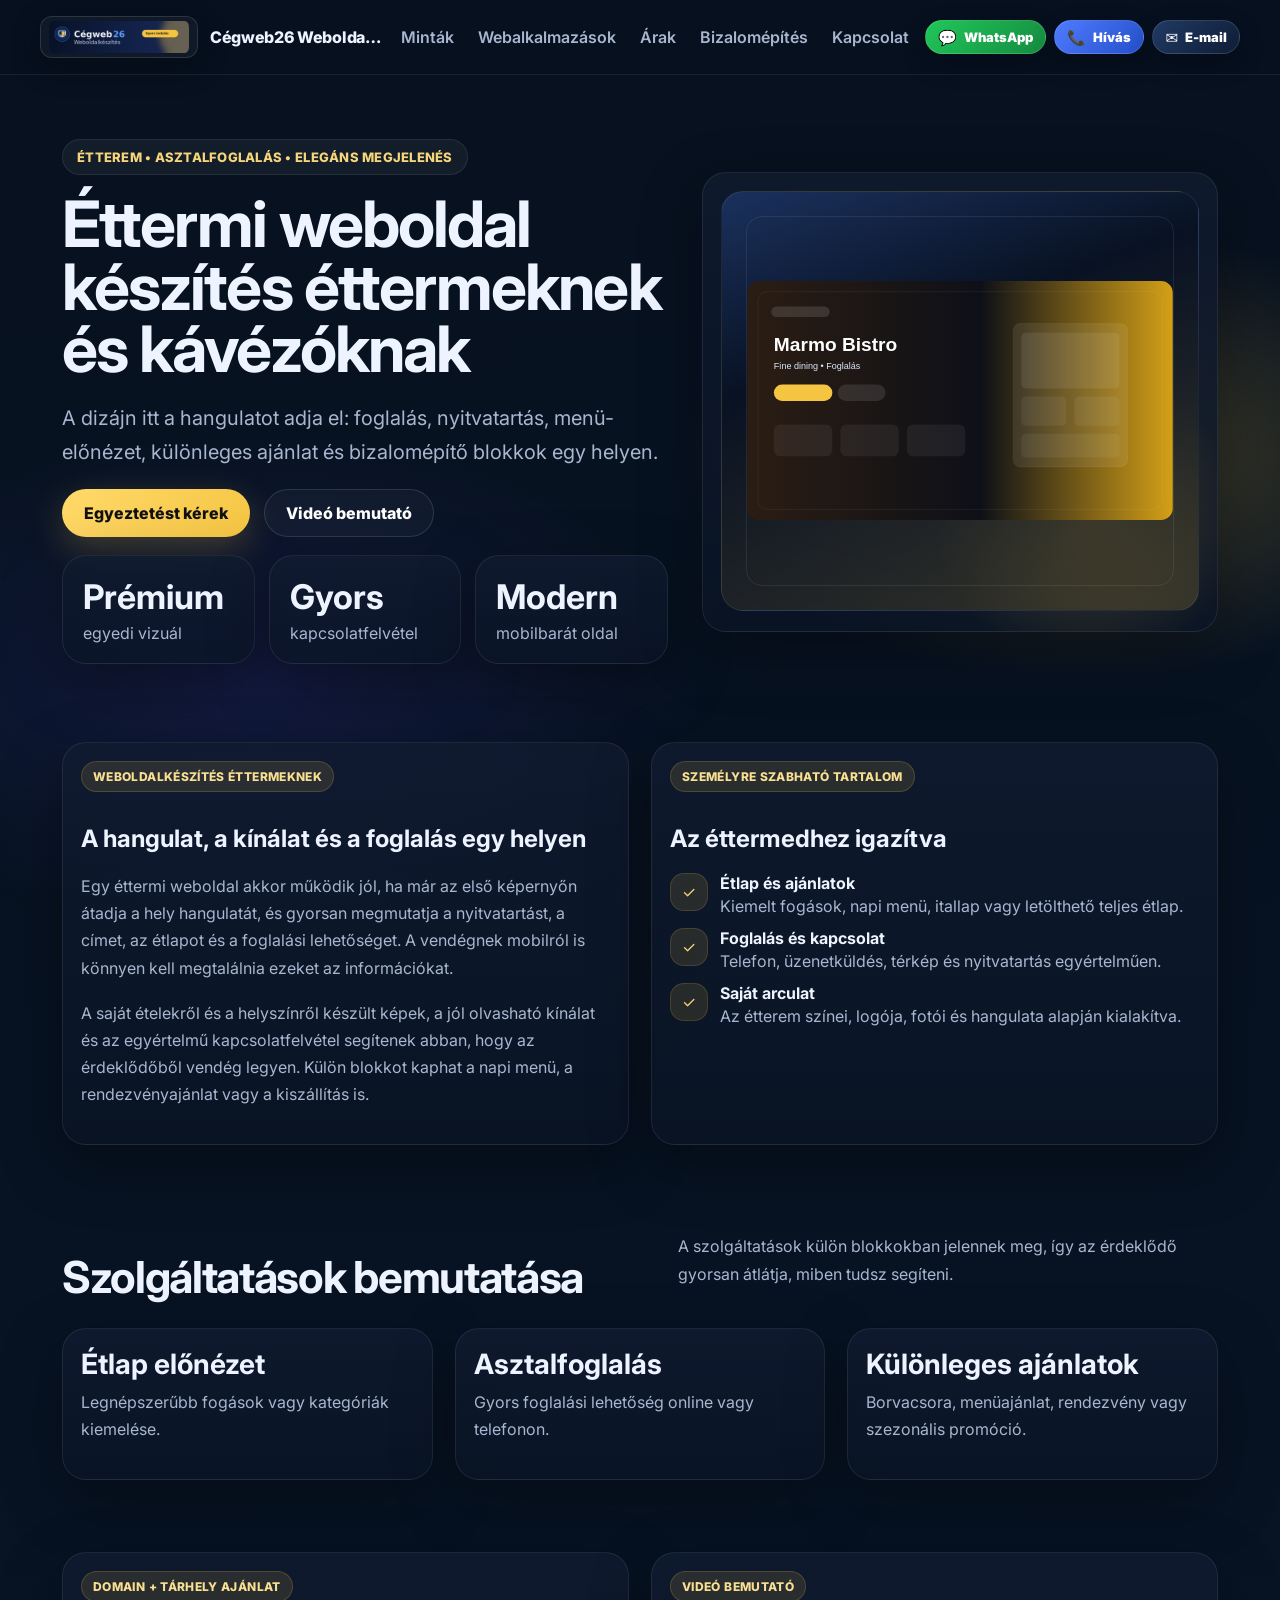
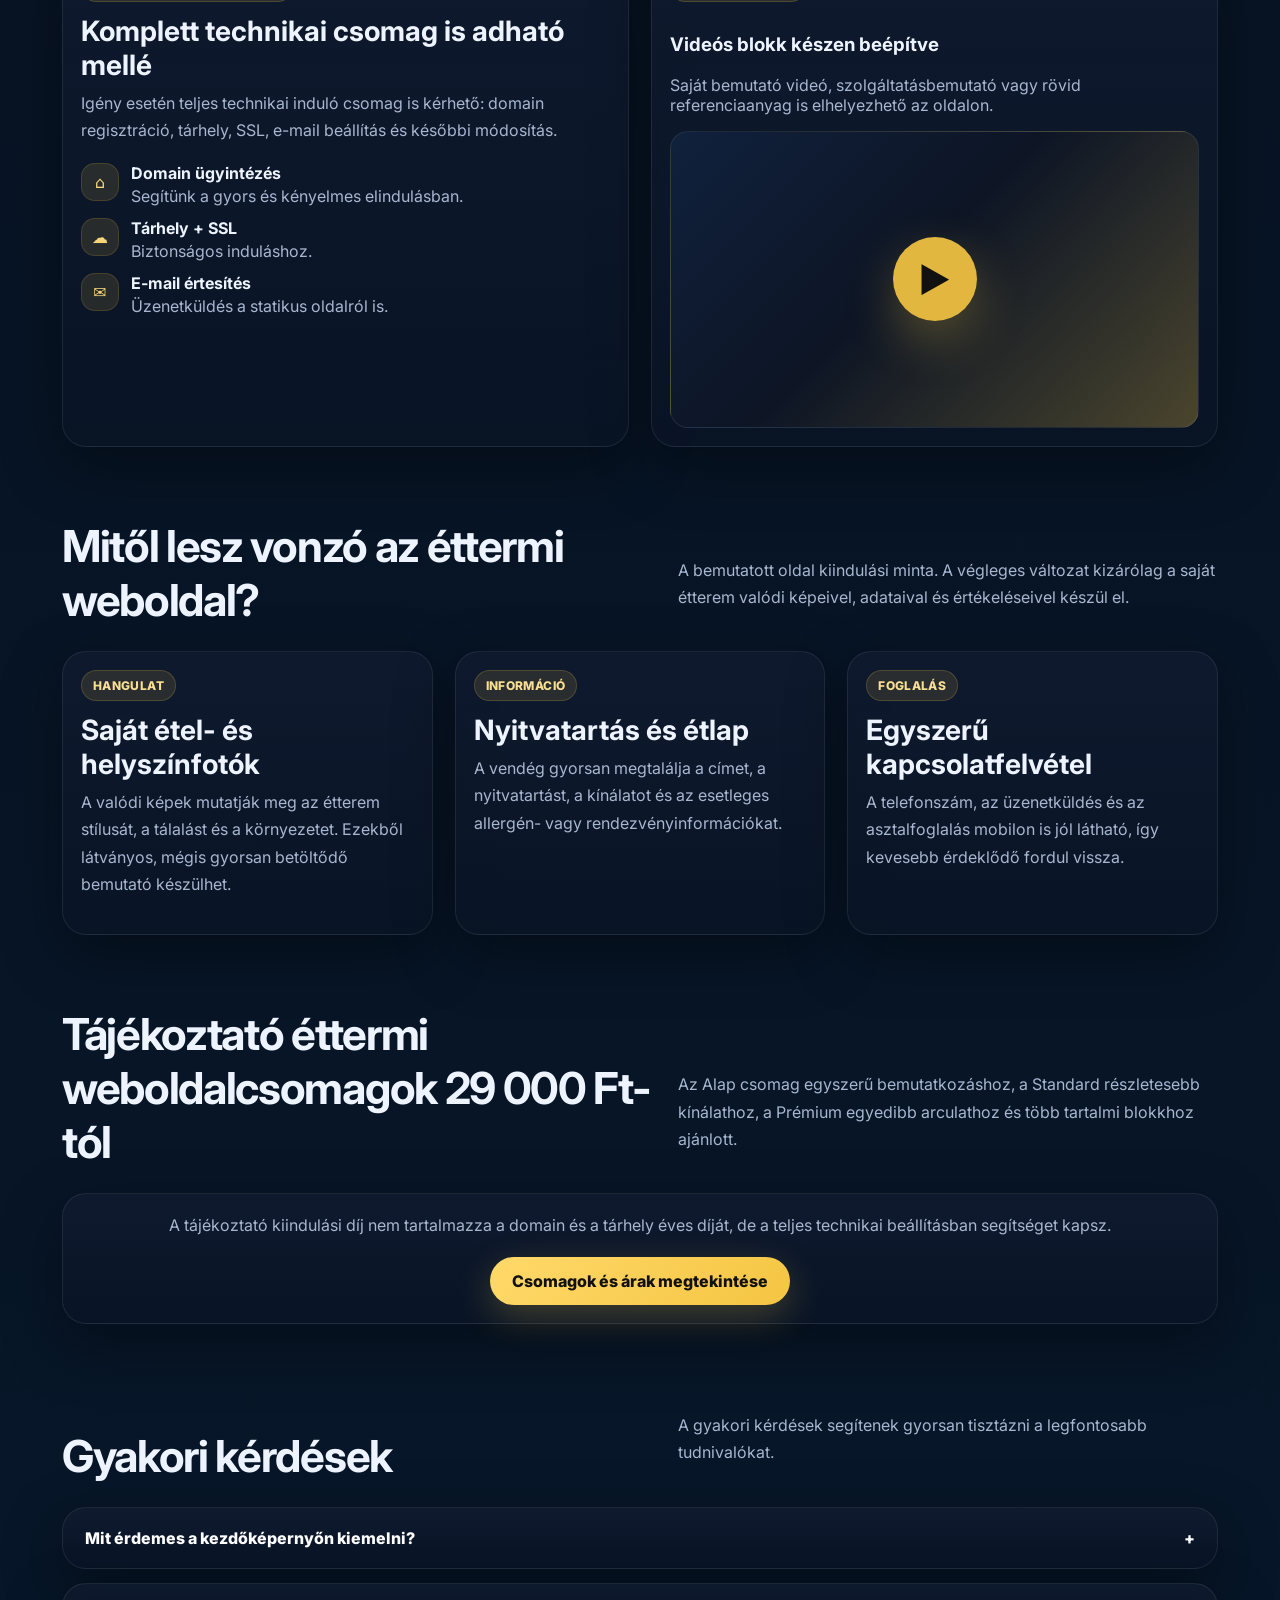
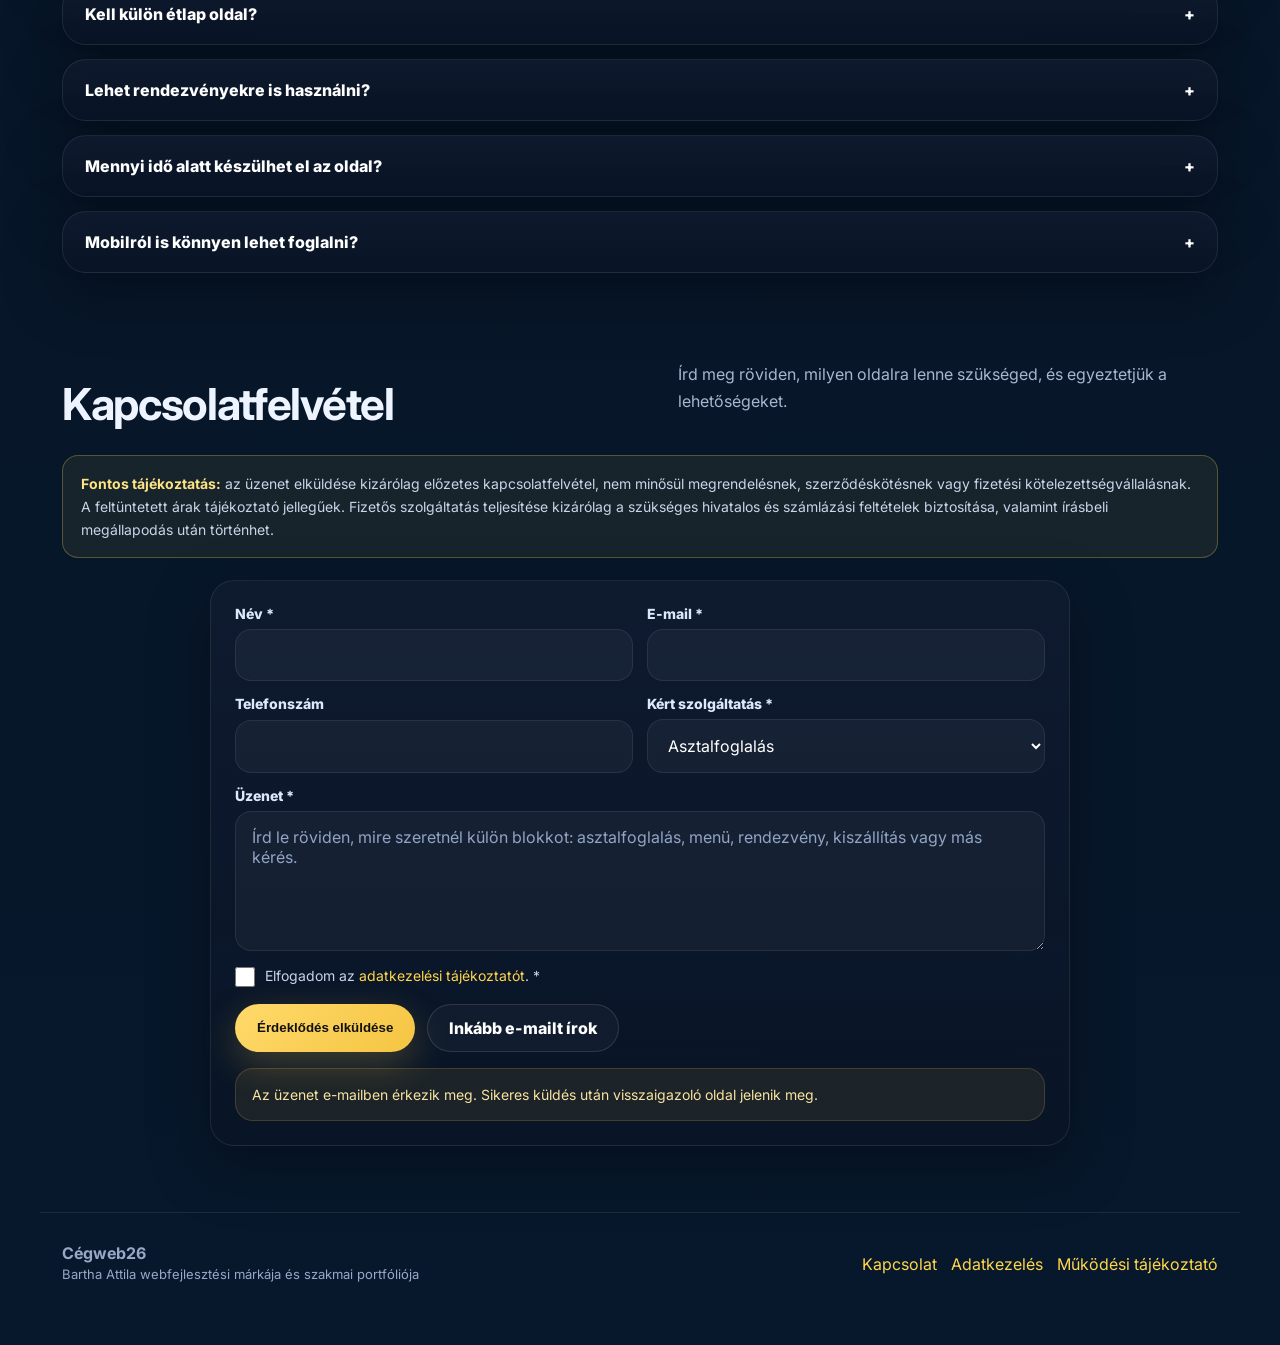
<file: etterem-premium.html>
<!DOCTYPE html>
<html lang="hu">
<head>
  <meta charset="UTF-8">
  <meta name="viewport" content="width=device-width, initial-scale=1.0">
  <title>Éttermi weboldal készítés és minta – Cégweb26</title>
  <meta name="description" content="Modern, mobilbarát éttermi weboldal éttermeknek, bisztróknak és kávézóknak. Kínálat, nyitvatartás, kapcsolat és asztalfoglalási lehetőség.">
  <meta name="robots" content="index,follow,max-image-preview:large">
  <meta name="author" content="Cégweb26">
  <link rel="canonical" href="https://cegweb26.hu/etterem-premium.html">

  <link rel="preconnect" href="https://fonts.googleapis.com">
  <link rel="preconnect" href="https://fonts.gstatic.com" crossorigin>
  <link href="https://fonts.googleapis.com/css2?family=Inter:wght@400;600;700;800;900&display=swap" rel="stylesheet">
  <link rel="preload" as="image" href="assets/preview-etterem.svg" type="image/svg+xml">
  <link rel="stylesheet" href="assets/styles.css">
  <link rel="icon" type="image/x-icon" href="favicon.ico">
  <link rel="icon" type="image/png" sizes="32x32" href="assets/favicon-32x32.png">
  <link rel="apple-touch-icon" sizes="180x180" href="assets/apple-touch-icon.png">
  <link rel="manifest" href="site.webmanifest">
  <meta name="theme-color" content="#0b0f14">
  <meta name="mobile-web-app-capable" content="yes">
  <meta name="apple-mobile-web-app-capable" content="yes">

  <meta property="og:title" content="Éttermi weboldal készítés és minta – Cégweb26">
  <meta property="og:description" content="Elegáns, mobilbarát éttermi weboldal éttermeknek, bisztróknak és kávézóknak, gyors foglalási és kapcsolatfelvételi lehetőséggel.">
  <meta property="og:type" content="website">
  <meta property="og:url" content="https://cegweb26.hu/etterem-premium.html">
  <meta property="og:site_name" content="Cégweb26">
  <meta property="og:locale" content="hu_HU">
  <meta property="og:image" content="https://cegweb26.hu/assets/og-etterem.png">
  <meta property="og:image:width" content="1200">
  <meta property="og:image:height" content="630">
  <meta property="og:image:type" content="image/png">
  <meta property="og:image:alt" content="Éttermi weboldal készítés és minta – Cégweb26">

  <meta name="twitter:card" content="summary_large_image">
  <meta name="twitter:title" content="Éttermi weboldal készítés és minta – Cégweb26">
  <meta name="twitter:description" content="Elegáns, mobilbarát éttermi weboldal éttermeknek, bisztróknak és kávézóknak, gyors foglalási és kapcsolatfelvételi lehetőséggel.">
  <meta name="twitter:image" content="https://cegweb26.hu/assets/og-etterem.png">
  <meta name="twitter:image:alt" content="Éttermi weboldal készítés és minta – Cégweb26">

  <script type="application/ld+json">
{
  "@context": "https://schema.org",
  "@graph": [
    {
      "@type": "WebPage",
      "@id": "https://cegweb26.hu/etterem-premium.html#webpage",
      "url": "https://cegweb26.hu/etterem-premium.html",
      "name": "Éttermi weboldal készítés és minta – Cégweb26",
      "description": "Modern, mobilbarát éttermi weboldal éttermeknek, bisztróknak és kávézóknak. Kínálat, nyitvatartás, kapcsolat és asztalfoglalási lehetőség.",
      "isPartOf": {
        "@id": "https://cegweb26.hu/#website"
      },
      "about": {
        "@id": "https://cegweb26.hu/etterem-premium.html#service"
      },
      "primaryImageOfPage": {
        "@type": "ImageObject",
        "url": "https://cegweb26.hu/assets/og-etterem.png",
        "width": 1200,
        "height": 630
      },
      "inLanguage": "hu-HU"
    },
    {
      "@type": "Service",
      "@id": "https://cegweb26.hu/etterem-premium.html#service",
      "name": "Éttermi weboldal készítés",
      "description": "Weboldalkészítés éttermeknek, bisztróknak, kávézóknak, street food helyeknek és vendéglátó vállalkozásoknak.",
      "provider": {
        "@id": "https://cegweb26.hu/#person"
      },
      "areaServed": {
        "@type": "Country",
        "name": "Magyarország"
      }
    },
    {
      "@type": "BreadcrumbList",
      "itemListElement": [
        {
          "@type": "ListItem",
          "position": 1,
          "name": "Főoldal",
          "item": "https://cegweb26.hu/"
        },
        {
          "@type": "ListItem",
          "position": 2,
          "name": "Éttermi weboldal készítés",
          "item": "https://cegweb26.hu/etterem-premium.html"
        }
      ]
    }
  ]
}
  </script>
  <script>document.documentElement.classList.add('js');</script>
</head>
<body class="theme-gold" data-page="etterem">
  <header class="topbar">
    <div class="container nav">
      <a class="brand" href="/">
        <img class="brand-logo" src="assets/logo-cegweb26-pro.png" alt="Cégweb26 logó" width="1400" height="320" decoding="async">
        <span>Cégweb26 Weboldalkészítés</span>
      </a>
      <nav class="nav-links">
        <a href="/#mintak">Minták</a>
        <a href="webalkalmazasok.html">Webalkalmazások</a>
        <a href="/#arak">Árak</a>
        <a href="#referenciak">Bizalomépítés</a>
        <a href="#kapcsolat">Kapcsolat</a>
      </nav>
      <div class="header-contact" role="group" aria-label="Gyors kapcsolat">
        <a class="header-contact-btn wa" href="https://wa.me/36308903539" target="_blank" rel="noopener" title="WhatsApp írás"><span class="hc-icon">💬</span><span class="hc-text">WhatsApp</span></a>
        <a class="header-contact-btn call" href="tel:+36308903539" title="Hívás indítása"><span class="hc-icon">📞</span><span class="hc-text">Hívás</span></a>
        <a class="header-contact-btn mail" href="mailto:cegweb26@gmail.com" title="E-mail küldése"><span class="hc-icon">✉️</span><span class="hc-text">E-mail</span></a>
      </div>
      <button class="menu-toggle" id="menuToggle" type="button" aria-label="Menü megnyitása" aria-expanded="false">☰</button>
      <div class="mobile-menu" id="mobileMenu" aria-hidden="true" inert>
        <a href="/#mintak">Minták</a>
        <a href="webalkalmazasok.html">Webalkalmazások</a>
        <a href="/#arak">Árak</a>
        <a href="#referenciak">Bizalomépítés</a>
        <a href="#kapcsolat">Kapcsolat</a>
        <div class="mobile-menu-divider"></div>
        <a class="mobile-contact wa" href="https://wa.me/36308903539" target="_blank" rel="noopener">💬 WhatsApp írás</a>
        <a class="mobile-contact call" href="tel:+36308903539">📞&nbsp;Hívás&nbsp;indítása</a>
        <a class="mobile-contact mail" href="mailto:cegweb26@gmail.com">✉️ E-mail küldése</a>
      </div>
    </div>
  </header>


<section class="hero">
  <div class="container hero-grid">
    <div class="reveal">
      <span class="eyebrow">Étterem • Asztalfoglalás • Elegáns megjelenés</span>
      <h1>Éttermi weboldal készítés éttermeknek és kávézóknak</h1>
      <p class="lead">A dizájn itt a hangulatot adja el: foglalás, nyitvatartás, menü-előnézet, különleges ajánlat és bizalomépítő blokkok egy helyen.</p>
      <div class="hero-actions">
        <a class="btn" href="#kapcsolat">Egyeztetést kérek</a>
        <a class="btn-outline" href="#video">Videó bemutató</a>
      </div>
      <div class="stats">
        <div class="stat"><b>Prémium</b><span>egyedi vizuál</span></div>
        <div class="stat"><b>Gyors</b><span>kapcsolatfelvétel</span></div>
        <div class="stat"><b>Modern</b><span>mobilbarát oldal</span></div>
      </div>
    </div>
    <div class="preview reveal">
      <div class="preview-frame"><img src="assets/preview-etterem.svg" alt="Éttermi weboldal minta előnézet" width="1600" height="900" decoding="async" fetchpriority="high"></div>
    </div>
  </div>
</section>

<section class="section reveal">
  <div class="container grid-2">
    <div class="card">
      <span class="kicker">Weboldalkészítés éttermeknek</span>
      <h2>A hangulat, a kínálat és a foglalás egy helyen</h2>
      <p>Egy éttermi weboldal akkor működik jól, ha már az első képernyőn átadja a hely hangulatát, és gyorsan megmutatja a nyitvatartást, a címet, az étlapot és a foglalási lehetőséget. A vendégnek mobilról is könnyen kell megtalálnia ezeket az információkat.</p>
      <p>A saját ételekről és a helyszínről készült képek, a jól olvasható kínálat és az egyértelmű kapcsolatfelvétel segítenek abban, hogy az érdeklődőből vendég legyen. Külön blokkot kaphat a napi menü, a rendezvényajánlat vagy a kiszállítás is.</p>
    </div>
    <div class="card">
      <span class="kicker">Személyre szabható tartalom</span>
      <h2>Az éttermedhez igazítva</h2>
      <div class="feature-list">
        <div class="feature-item"><div class="feature-icon">✓</div><div><b>Étlap és ajánlatok</b><span class="muted">Kiemelt fogások, napi menü, itallap vagy letölthető teljes étlap.</span></div></div>
        <div class="feature-item"><div class="feature-icon">✓</div><div><b>Foglalás és kapcsolat</b><span class="muted">Telefon, üzenetküldés, térkép és nyitvatartás egyértelműen.</span></div></div>
        <div class="feature-item"><div class="feature-icon">✓</div><div><b>Saját arculat</b><span class="muted">Az étterem színei, logója, fotói és hangulata alapján kialakítva.</span></div></div>
      </div>
    </div>
  </div>
</section>

<section class="section reveal">
  <div class="container">
    <div class="section-head">
      <h2>Szolgáltatások bemutatása</h2>
      <p>A szolgáltatások külön blokkokban jelennek meg, így az érdeklődő gyorsan átlátja, miben tudsz segíteni.</p>
    </div>
    <div class="grid-3">
      <article class="service-card"><h3>Étlap előnézet</h3><p>Legnépszerűbb fogások vagy kategóriák kiemelése.</p></article><article class="service-card"><h3>Asztalfoglalás</h3><p>Gyors foglalási lehetőség online vagy telefonon.</p></article><article class="service-card"><h3>Különleges ajánlatok</h3><p>Borvacsora, menüajánlat, rendezvény vagy szezonális promóció.</p></article>
    </div>
  </div>
</section>

<section class="section reveal">
  <div class="container grid-2">
    <div class="card">
      <span class="kicker">Domain + tárhely ajánlat</span>
      <h3>Komplett technikai csomag is adható mellé</h3>
      <p>Igény esetén teljes technikai induló csomag is kérhető: domain regisztráció, tárhely, SSL, e-mail beállítás és későbbi módosítás.</p>
      <div class="feature-list">
        <div class="feature-item"><div class="feature-icon">⌂</div><div><b>Domain ügyintézés</b><span class="muted">Segítünk a gyors és kényelmes elindulásban.</span></div></div>
        <div class="feature-item"><div class="feature-icon">☁</div><div><b>Tárhely + SSL</b><span class="muted">Biztonságos induláshoz.</span></div></div>
        <div class="feature-item"><div class="feature-icon">✉</div><div><b>E-mail értesítés</b><span class="muted">Üzenetküldés a statikus oldalról is.</span></div></div>
      </div>
    </div>
    <div class="video-card" id="video">
      <span class="kicker">Videó bemutató</span>
      <h3>Videós blokk készen beépítve</h3>
      <p class="muted">Saját bemutató videó, szolgáltatásbemutató vagy rövid referenciaanyag is elhelyezhető az oldalon.</p>
      <div class="video-frame"></div>
    </div>
  </div>
</section>

<section id="referenciak" class="section reveal">
  <div class="container">
    <div class="section-head">
      <h2>Mitől lesz vonzó az éttermi weboldal?</h2>
      <p>A bemutatott oldal kiindulási minta. A végleges változat kizárólag a saját étterem valódi képeivel, adataival és értékeléseivel készül el.</p>
    </div>
    <div class="grid-3">
      <article class="card"><span class="kicker">Hangulat</span><h3>Saját étel- és helyszínfotók</h3><p>A valódi képek mutatják meg az étterem stílusát, a tálalást és a környezetet. Ezekből látványos, mégis gyorsan betöltődő bemutató készülhet.</p></article>
      <article class="card"><span class="kicker">Információ</span><h3>Nyitvatartás és étlap</h3><p>A vendég gyorsan megtalálja a címet, a nyitvatartást, a kínálatot és az esetleges allergén- vagy rendezvényinformációkat.</p></article>
      <article class="card"><span class="kicker">Foglalás</span><h3>Egyszerű kapcsolatfelvétel</h3><p>A telefonszám, az üzenetküldés és az asztalfoglalás mobilon is jól látható, így kevesebb érdeklődő fordul vissza.</p></article>
    </div>
  </div>
</section>

<section class="section reveal">
  <div class="container">
    <div class="section-head">
      <h2>Tájékoztató éttermi weboldalcsomagok 29 000 Ft-tól</h2>
      <p>Az Alap csomag egyszerű bemutatkozáshoz, a Standard részletesebb kínálathoz, a Prémium egyedibb arculathoz és több tartalmi blokkhoz ajánlott.</p>
    </div>
    <div class="card text-center">
      <p>A tájékoztató kiindulási díj nem tartalmazza a domain és a tárhely éves díját, de a teljes technikai beállításban segítséget kapsz.</p>
      <a class="btn" href="/#arak">Csomagok és árak megtekintése</a>
    </div>
  </div>
</section>

<section class="section reveal">
  <div class="container">
    <div class="section-head">
      <h2>Gyakori kérdések</h2>
      <p>A gyakori kérdések segítenek gyorsan tisztázni a legfontosabb tudnivalókat.</p>
    </div>
    <div class="faq">
      <div class="faq-item"><button class="faq-q" type="button">Mit érdemes a kezdőképernyőn kiemelni?<span>+</span></button><div class="faq-a">Nyitvatartás, foglalási gomb, 2–3 legnépszerűbb étel vagy ajánlat, illetve a hely hangulata.</div></div>
      <div class="faq-item"><button class="faq-q" type="button">Kell külön étlap oldal?<span>+</span></button><div class="faq-a">Nem kötelező, de egy rövid étlap előnézet sokat segít. Teljes PDF vagy külön menüoldal is betehető.</div></div>
      <div class="faq-item"><button class="faq-q" type="button">Lehet rendezvényekre is használni?<span>+</span></button><div class="faq-a">Igen, külön blokkban megjeleníthető esküvő, céges vacsora vagy privát esemény fogadása.</div></div>
      <div class="faq-item"><button class="faq-q" type="button">Mennyi idő alatt készülhet el az oldal?<span>+</span></button><div class="faq-a">Ha a logó, a képek, az étlap, a nyitvatartás és az elérhetőségek rendelkezésre állnak, az első használható változat akár 2–3 nap alatt elkészülhet.</div></div>
      <div class="faq-item"><button class="faq-q" type="button">Mobilról is könnyen lehet foglalni?<span>+</span></button><div class="faq-a">Igen. A telefonszám és a foglalási lehetőség kiemelt helyre kerül, így a vendég mobilról is gyorsan kapcsolatba léphet az étteremmel.</div></div>
    </div>
  </div>
</section>

<section id="kapcsolat" class="section reveal">
  <div class="container">
    <div class="section-head">
      <h2>Kapcsolatfelvétel</h2>
      <p>Írd meg röviden, milyen oldalra lenne szükséged, és egyeztetjük a lehetőségeket.</p>
    </div>
    <div class="business-status" role="note">
  <strong>Fontos tájékoztatás:</strong> az üzenet elküldése kizárólag előzetes kapcsolatfelvétel, nem minősül megrendelésnek, szerződéskötésnek vagy fizetési kötelezettségvállalásnak. A feltüntetett árak tájékoztató jellegűek. Fizetős szolgáltatás teljesítése kizárólag a szükséges hivatalos és számlázási feltételek biztosítása, valamint írásbeli megállapodás után történhet.
</div>
    <div class="form-wrap">
      <form action="https://formsubmit.co/cegweb26@gmail.com" method="POST" data-email-form>
        <input type="hidden" name="_subject" value="Új érdeklődés – Étterem Prémium Weboldalminta">
        <input type="hidden" name="_template" value="table">
        <input type="hidden" name="_next" value="https://cegweb26.hu/koszonjuk.html">
        <input type="hidden" name="_url" value="https://cegweb26.hu/etterem-premium.html">
        <input type="hidden" name="Oldal" value="Étterem Prémium Weboldalminta">
        <input class="honey-field" type="text" name="_honey" tabindex="-1" autocomplete="off" aria-hidden="true">
        <div class="form-grid">
          <div class="field"><label for="etterem-name">Név *</label><input id="etterem-name" name="Név" type="text" autocomplete="name" required></div>
          <div class="field"><label for="etterem-email">E-mail *</label><input id="etterem-email" name="_replyto" type="email" autocomplete="email" required></div>
          <div class="field"><label for="etterem-phone">Telefonszám</label><input id="etterem-phone" name="Telefonszám" type="tel" autocomplete="tel"></div>
          <div class="field"><label for="etterem-service">Kért szolgáltatás *</label><select id="etterem-service" name="Kért szolgáltatás" required>
            <option>Asztalfoglalás</option><option>Rendezvény ajánlat</option><option>Étlap / menü bemutatás</option><option>Kiszállítás / rendelés</option><option>Általános érdeklődés</option>
          </select></div>
        </div>
        <div class="field form-message-field"><label for="etterem-message">Üzenet *</label><textarea id="etterem-message" name="Üzenet" placeholder="Írd le röviden, mire szeretnél külön blokkot: asztalfoglalás, menü, rendezvény, kiszállítás vagy más kérés." required></textarea></div>
        <label class="consent-field"><input type="checkbox" name="Adatkezelési hozzájárulás" value="Elfogadva" required><span>Elfogadom az <a href="adatkezeles.html" target="_blank" rel="noopener">adatkezelési tájékoztatót</a>. *</span></label>
        <div class="form-actions">
          <button class="btn" type="submit">Érdeklődés elküldése</button>
          <a class="btn-outline" href="mailto:cegweb26@gmail.com?subject=Étterem%20Prémium%20Weboldalminta">Inkább e-mailt írok</a>
        </div>
        <div class="notice">Az üzenet e-mailben érkezik meg. Sikeres küldés után visszaigazoló oldal jelenik meg.</div>
      </form>
    </div>
  </div>
</section>

  <footer class="footer">
    <div class="container footer-box">
      <div><strong>Cégweb26</strong><br><span class="footer-sub">Bartha Attila webfejlesztési márkája és szakmai portfóliója</span></div>
      <div class="footer-links"><a href="mailto:cegweb26@gmail.com">Kapcsolat</a><a href="adatkezeles.html">Adatkezelés</a><a href="mukodesi-tajekoztato.html">Működési tájékoztató</a></div>
    </div>
  </footer>

  <script src="assets/script.js"></script>
</body>
</html>
</file>
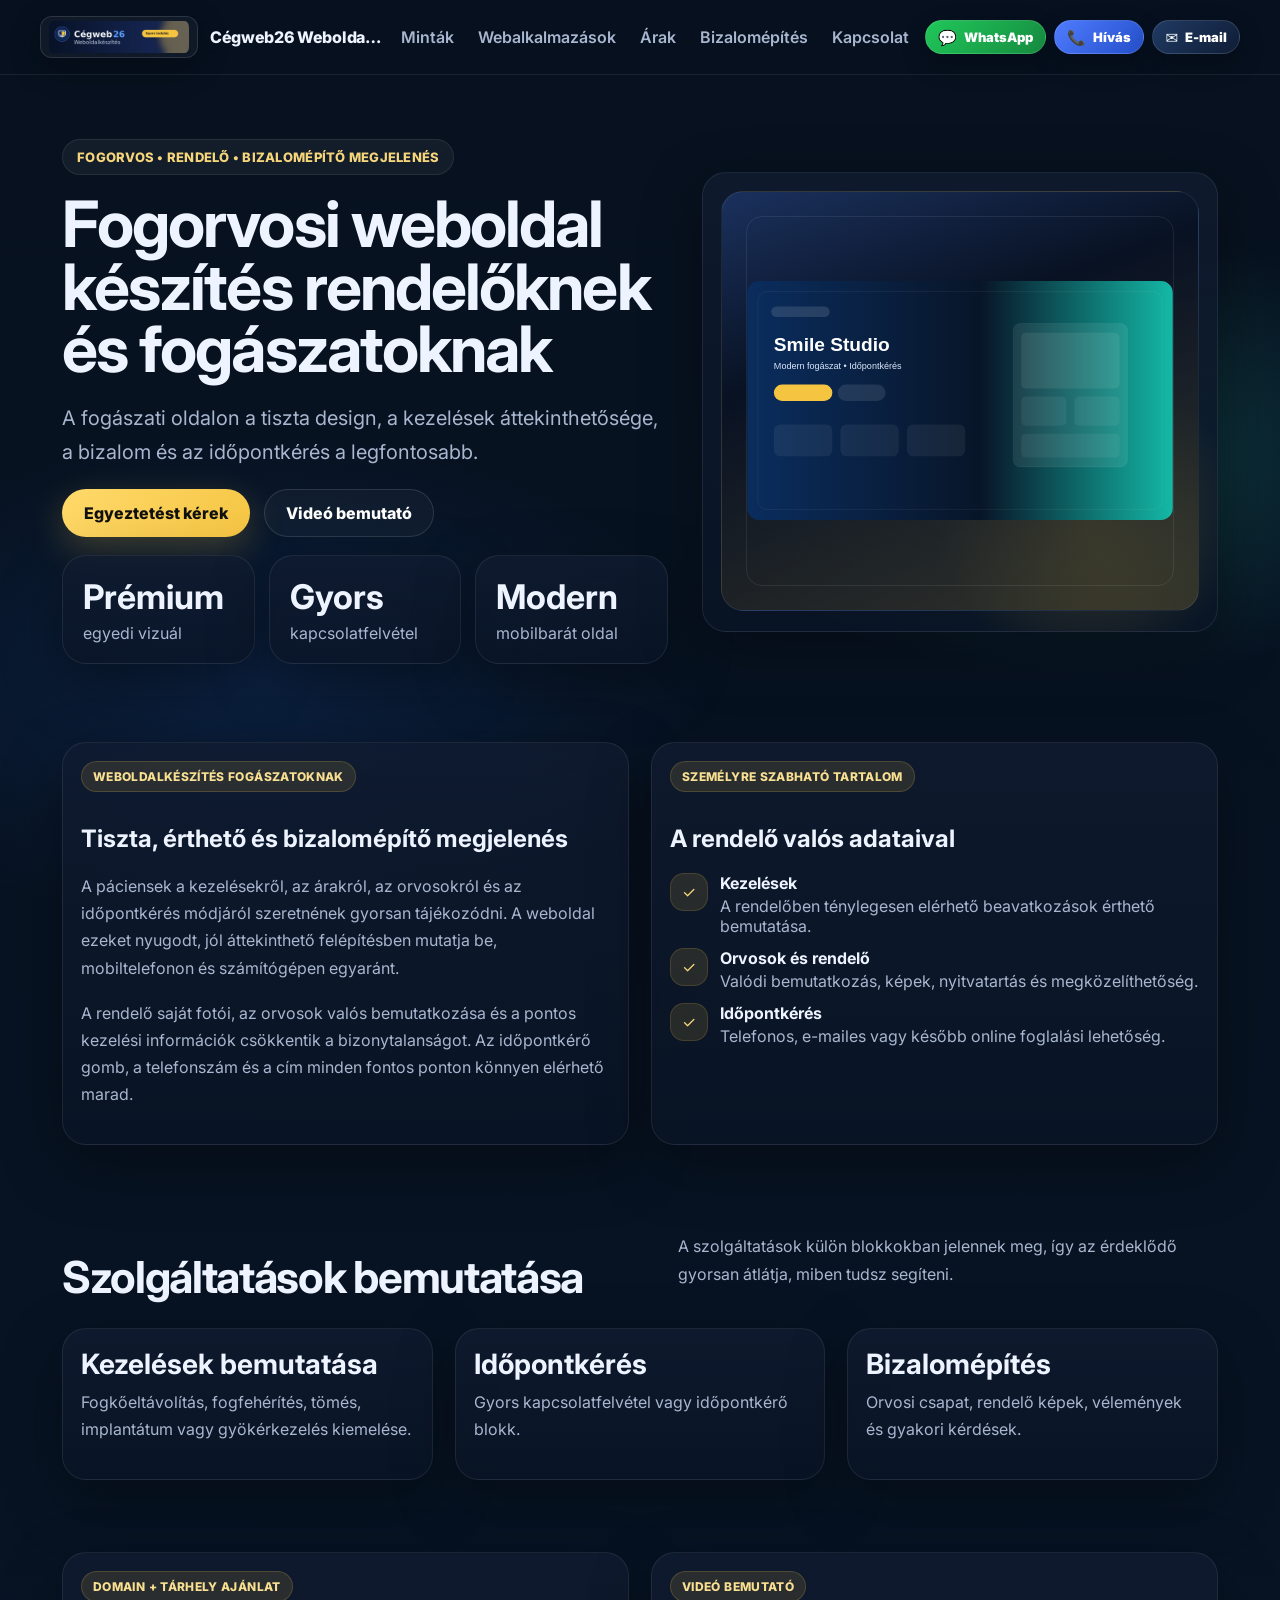
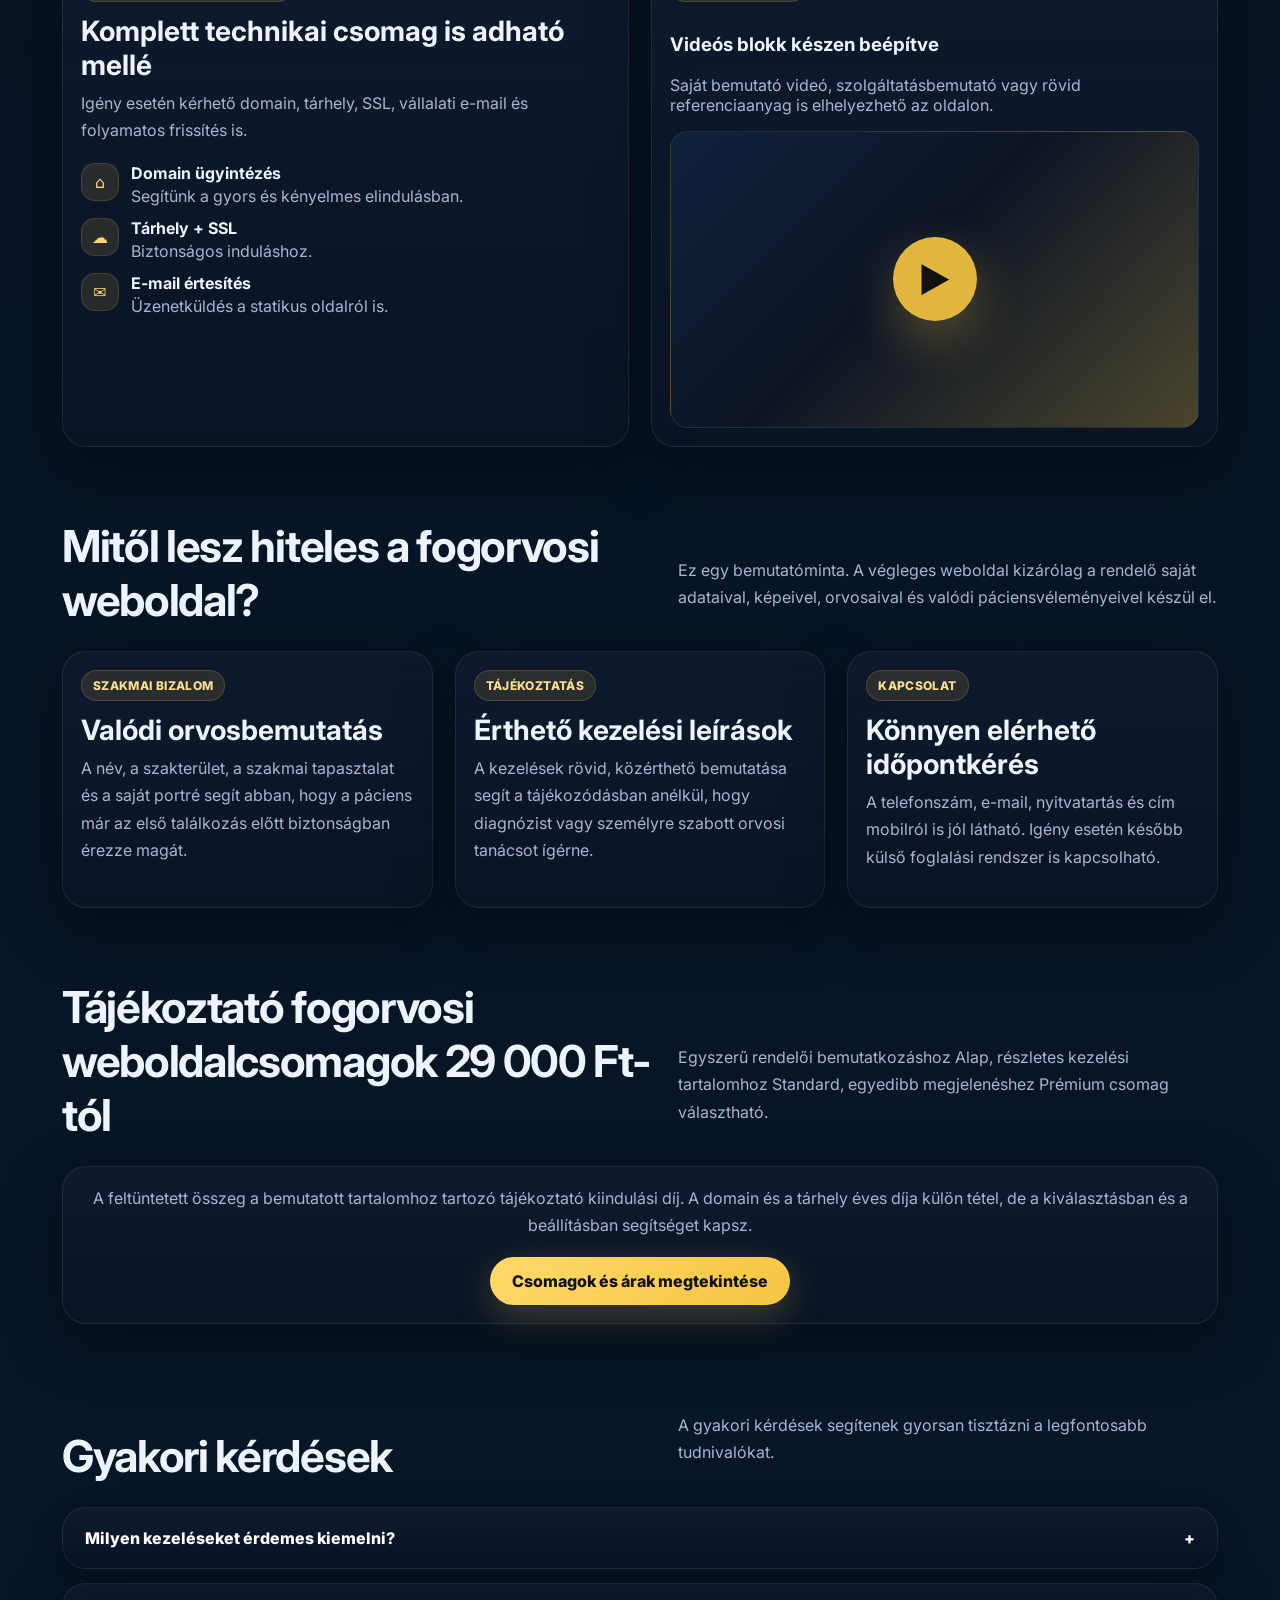
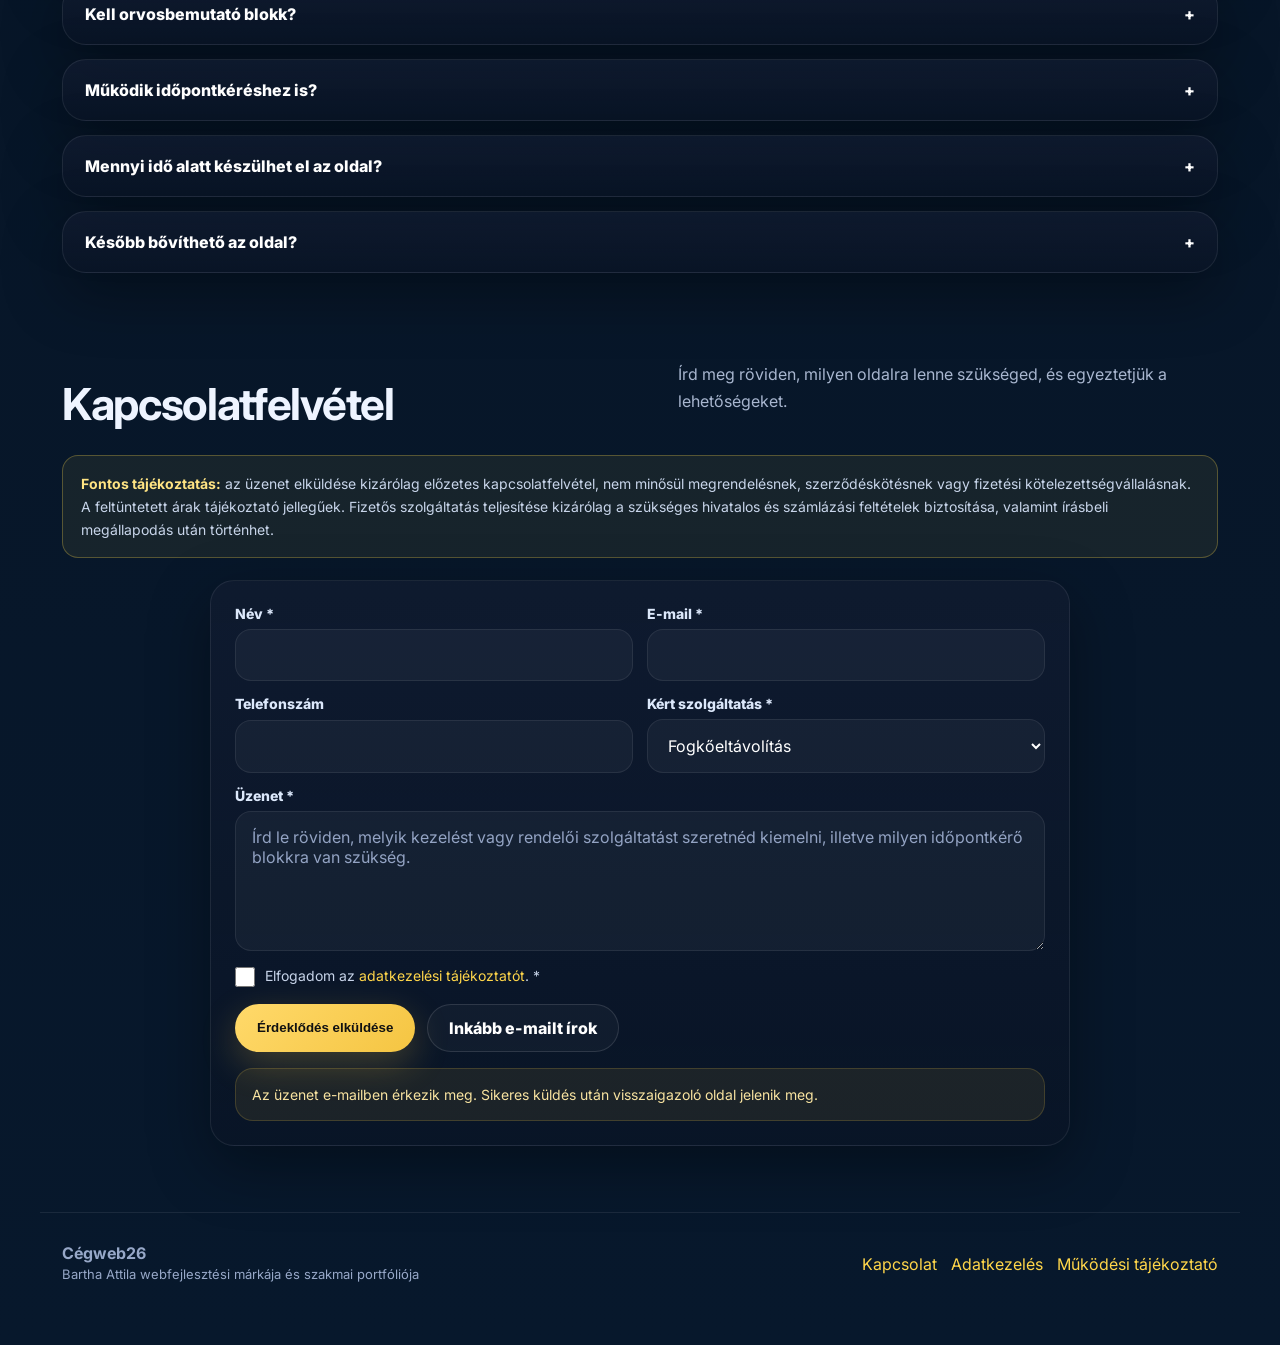
<file: fogorvos-premium.html>
<!DOCTYPE html>
<html lang="hu">
<head>
  <meta charset="UTF-8">
  <meta name="viewport" content="width=device-width, initial-scale=1.0">
  <title>Fogorvosi weboldal készítés rendelőknek – Cégweb26</title>
  <meta name="description" content="Modern, bizalomépítő és mobilbarát fogorvosi weboldal rendelőknek. Kezelések bemutatása, orvosi csapat, vélemények és egyszerű időpontkérés.">
  <meta name="robots" content="index,follow,max-image-preview:large">
  <meta name="author" content="Cégweb26">
  <link rel="canonical" href="https://cegweb26.hu/fogorvos-premium.html">

  <link rel="preconnect" href="https://fonts.googleapis.com">
  <link rel="preconnect" href="https://fonts.gstatic.com" crossorigin>
  <link href="https://fonts.googleapis.com/css2?family=Inter:wght@400;600;700;800;900&display=swap" rel="stylesheet">
  <link rel="preload" as="image" href="assets/preview-fogorvos.svg" type="image/svg+xml">
  <link rel="stylesheet" href="assets/styles.css">
  <link rel="icon" type="image/x-icon" href="favicon.ico">
  <link rel="icon" type="image/png" sizes="32x32" href="assets/favicon-32x32.png">
  <link rel="apple-touch-icon" sizes="180x180" href="assets/apple-touch-icon.png">
  <link rel="manifest" href="site.webmanifest">
  <meta name="theme-color" content="#0b0f14">
  <meta name="mobile-web-app-capable" content="yes">
  <meta name="apple-mobile-web-app-capable" content="yes">

  <meta property="og:title" content="Fogorvosi weboldal készítés rendelőknek – Cégweb26">
  <meta property="og:description" content="Tiszta, bizalomépítő és mobilbarát fogorvosi weboldal rendelőknek, kezelési listával és egyszerű időpontkéréssel.">
  <meta property="og:type" content="website">
  <meta property="og:url" content="https://cegweb26.hu/fogorvos-premium.html">
  <meta property="og:site_name" content="Cégweb26">
  <meta property="og:locale" content="hu_HU">
  <meta property="og:image" content="https://cegweb26.hu/assets/og-fogorvos.png">
  <meta property="og:image:width" content="1200">
  <meta property="og:image:height" content="630">
  <meta property="og:image:type" content="image/png">
  <meta property="og:image:alt" content="Fogorvosi weboldal készítés rendelőknek – Cégweb26">

  <meta name="twitter:card" content="summary_large_image">
  <meta name="twitter:title" content="Fogorvosi weboldal készítés rendelőknek – Cégweb26">
  <meta name="twitter:description" content="Tiszta, bizalomépítő és mobilbarát fogorvosi weboldal rendelőknek, kezelési listával és egyszerű időpontkéréssel.">
  <meta name="twitter:image" content="https://cegweb26.hu/assets/og-fogorvos.png">
  <meta name="twitter:image:alt" content="Fogorvosi weboldal készítés rendelőknek – Cégweb26">

  <script type="application/ld+json">
{
  "@context": "https://schema.org",
  "@graph": [
    {
      "@type": "WebPage",
      "@id": "https://cegweb26.hu/fogorvos-premium.html#webpage",
      "url": "https://cegweb26.hu/fogorvos-premium.html",
      "name": "Fogorvosi weboldal készítés rendelőknek – Cégweb26",
      "description": "Modern, bizalomépítő és mobilbarát fogorvosi weboldal rendelőknek. Kezelések bemutatása, orvosi csapat, vélemények és egyszerű időpontkérés.",
      "isPartOf": {
        "@id": "https://cegweb26.hu/#website"
      },
      "about": {
        "@id": "https://cegweb26.hu/fogorvos-premium.html#service"
      },
      "primaryImageOfPage": {
        "@type": "ImageObject",
        "url": "https://cegweb26.hu/assets/og-fogorvos.png",
        "width": 1200,
        "height": 630
      },
      "inLanguage": "hu-HU"
    },
    {
      "@type": "Service",
      "@id": "https://cegweb26.hu/fogorvos-premium.html#service",
      "name": "Fogorvosi weboldal készítés",
      "description": "Weboldalkészítés fogorvosoknak, fogászati rendelőknek és egészségügyi szolgáltatóknak.",
      "provider": {
        "@id": "https://cegweb26.hu/#person"
      },
      "areaServed": {
        "@type": "Country",
        "name": "Magyarország"
      }
    },
    {
      "@type": "BreadcrumbList",
      "itemListElement": [
        {
          "@type": "ListItem",
          "position": 1,
          "name": "Főoldal",
          "item": "https://cegweb26.hu/"
        },
        {
          "@type": "ListItem",
          "position": 2,
          "name": "Fogorvosi weboldal készítés",
          "item": "https://cegweb26.hu/fogorvos-premium.html"
        }
      ]
    }
  ]
}
  </script>
  <script>document.documentElement.classList.add('js');</script>
</head>
<body class="theme-green" data-page="fogorvos">
  <header class="topbar">
    <div class="container nav">
      <a class="brand" href="/">
        <img class="brand-logo" src="assets/logo-cegweb26-pro.png" alt="Cégweb26 logó" width="1400" height="320" decoding="async">
        <span>Cégweb26 Weboldalkészítés</span>
      </a>
      <nav class="nav-links">
        <a href="/#mintak">Minták</a>
        <a href="webalkalmazasok.html">Webalkalmazások</a>
        <a href="/#arak">Árak</a>
        <a href="#referenciak">Bizalomépítés</a>
        <a href="#kapcsolat">Kapcsolat</a>
      </nav>
      <div class="header-contact" role="group" aria-label="Gyors kapcsolat">
        <a class="header-contact-btn wa" href="https://wa.me/36308903539" target="_blank" rel="noopener" title="WhatsApp írás"><span class="hc-icon">💬</span><span class="hc-text">WhatsApp</span></a>
        <a class="header-contact-btn call" href="tel:+36308903539" title="Hívás indítása"><span class="hc-icon">📞</span><span class="hc-text">Hívás</span></a>
        <a class="header-contact-btn mail" href="mailto:cegweb26@gmail.com" title="E-mail küldése"><span class="hc-icon">✉️</span><span class="hc-text">E-mail</span></a>
      </div>
      <button class="menu-toggle" id="menuToggle" type="button" aria-label="Menü megnyitása" aria-expanded="false">☰</button>
      <div class="mobile-menu" id="mobileMenu" aria-hidden="true" inert>
        <a href="/#mintak">Minták</a>
        <a href="webalkalmazasok.html">Webalkalmazások</a>
        <a href="/#arak">Árak</a>
        <a href="#referenciak">Bizalomépítés</a>
        <a href="#kapcsolat">Kapcsolat</a>
        <div class="mobile-menu-divider"></div>
        <a class="mobile-contact wa" href="https://wa.me/36308903539" target="_blank" rel="noopener">💬 WhatsApp írás</a>
        <a class="mobile-contact call" href="tel:+36308903539">📞&nbsp;Hívás&nbsp;indítása</a>
        <a class="mobile-contact mail" href="mailto:cegweb26@gmail.com">✉️ E-mail küldése</a>
      </div>
    </div>
  </header>


<section class="hero">
  <div class="container hero-grid">
    <div class="reveal">
      <span class="eyebrow">Fogorvos • Rendelő • Bizalomépítő megjelenés</span>
      <h1>Fogorvosi weboldal készítés rendelőknek és fogászatoknak</h1>
      <p class="lead">A fogászati oldalon a tiszta design, a kezelések áttekinthetősége, a bizalom és az időpontkérés a legfontosabb.</p>
      <div class="hero-actions">
        <a class="btn" href="#kapcsolat">Egyeztetést kérek</a>
        <a class="btn-outline" href="#video">Videó bemutató</a>
      </div>
      <div class="stats">
        <div class="stat"><b>Prémium</b><span>egyedi vizuál</span></div>
        <div class="stat"><b>Gyors</b><span>kapcsolatfelvétel</span></div>
        <div class="stat"><b>Modern</b><span>mobilbarát oldal</span></div>
      </div>
    </div>
    <div class="preview reveal">
      <div class="preview-frame"><img src="assets/preview-fogorvos.svg" alt="Fogorvosi weboldal minta előnézet" width="1600" height="900" decoding="async" fetchpriority="high"></div>
    </div>
  </div>
</section>

<section class="section reveal">
  <div class="container grid-2">
    <div class="card">
      <span class="kicker">Weboldalkészítés fogászatoknak</span>
      <h2>Tiszta, érthető és bizalomépítő megjelenés</h2>
      <p>A páciensek a kezelésekről, az árakról, az orvosokról és az időpontkérés módjáról szeretnének gyorsan tájékozódni. A weboldal ezeket nyugodt, jól áttekinthető felépítésben mutatja be, mobiltelefonon és számítógépen egyaránt.</p>
      <p>A rendelő saját fotói, az orvosok valós bemutatkozása és a pontos kezelési információk csökkentik a bizonytalanságot. Az időpontkérő gomb, a telefonszám és a cím minden fontos ponton könnyen elérhető marad.</p>
    </div>
    <div class="card">
      <span class="kicker">Személyre szabható tartalom</span>
      <h2>A rendelő valós adataival</h2>
      <div class="feature-list">
        <div class="feature-item"><div class="feature-icon">✓</div><div><b>Kezelések</b><span class="muted">A rendelőben ténylegesen elérhető beavatkozások érthető bemutatása.</span></div></div>
        <div class="feature-item"><div class="feature-icon">✓</div><div><b>Orvosok és rendelő</b><span class="muted">Valódi bemutatkozás, képek, nyitvatartás és megközelíthetőség.</span></div></div>
        <div class="feature-item"><div class="feature-icon">✓</div><div><b>Időpontkérés</b><span class="muted">Telefonos, e-mailes vagy később online foglalási lehetőség.</span></div></div>
      </div>
    </div>
  </div>
</section>

<section class="section reveal">
  <div class="container">
    <div class="section-head">
      <h2>Szolgáltatások bemutatása</h2>
      <p>A szolgáltatások külön blokkokban jelennek meg, így az érdeklődő gyorsan átlátja, miben tudsz segíteni.</p>
    </div>
    <div class="grid-3">
      <article class="service-card"><h3>Kezelések bemutatása</h3><p>Fogkőeltávolítás, fogfehérítés, tömés, implantátum vagy gyökérkezelés kiemelése.</p></article><article class="service-card"><h3>Időpontkérés</h3><p>Gyors kapcsolatfelvétel vagy időpontkérő blokk.</p></article><article class="service-card"><h3>Bizalomépítés</h3><p>Orvosi csapat, rendelő képek, vélemények és gyakori kérdések.</p></article>
    </div>
  </div>
</section>

<section class="section reveal">
  <div class="container grid-2">
    <div class="card">
      <span class="kicker">Domain + tárhely ajánlat</span>
      <h3>Komplett technikai csomag is adható mellé</h3>
      <p>Igény esetén kérhető domain, tárhely, SSL, vállalati e-mail és folyamatos frissítés is.</p>
      <div class="feature-list">
        <div class="feature-item"><div class="feature-icon">⌂</div><div><b>Domain ügyintézés</b><span class="muted">Segítünk a gyors és kényelmes elindulásban.</span></div></div>
        <div class="feature-item"><div class="feature-icon">☁</div><div><b>Tárhely + SSL</b><span class="muted">Biztonságos induláshoz.</span></div></div>
        <div class="feature-item"><div class="feature-icon">✉</div><div><b>E-mail értesítés</b><span class="muted">Üzenetküldés a statikus oldalról is.</span></div></div>
      </div>
    </div>
    <div class="video-card" id="video">
      <span class="kicker">Videó bemutató</span>
      <h3>Videós blokk készen beépítve</h3>
      <p class="muted">Saját bemutató videó, szolgáltatásbemutató vagy rövid referenciaanyag is elhelyezhető az oldalon.</p>
      <div class="video-frame"></div>
    </div>
  </div>
</section>

<section id="referenciak" class="section reveal">
  <div class="container">
    <div class="section-head">
      <h2>Mitől lesz hiteles a fogorvosi weboldal?</h2>
      <p>Ez egy bemutatóminta. A végleges weboldal kizárólag a rendelő saját adataival, képeivel, orvosaival és valódi páciensvéleményeivel készül el.</p>
    </div>
    <div class="grid-3">
      <article class="card"><span class="kicker">Szakmai bizalom</span><h3>Valódi orvosbemutatás</h3><p>A név, a szakterület, a szakmai tapasztalat és a saját portré segít abban, hogy a páciens már az első találkozás előtt biztonságban érezze magát.</p></article>
      <article class="card"><span class="kicker">Tájékoztatás</span><h3>Érthető kezelési leírások</h3><p>A kezelések rövid, közérthető bemutatása segít a tájékozódásban anélkül, hogy diagnózist vagy személyre szabott orvosi tanácsot ígérne.</p></article>
      <article class="card"><span class="kicker">Kapcsolat</span><h3>Könnyen elérhető időpontkérés</h3><p>A telefonszám, e-mail, nyitvatartás és cím mobilról is jól látható. Igény esetén később külső foglalási rendszer is kapcsolható.</p></article>
    </div>
  </div>
</section>

<section class="section reveal">
  <div class="container">
    <div class="section-head">
      <h2>Tájékoztató fogorvosi weboldalcsomagok 29 000 Ft-tól</h2>
      <p>Egyszerű rendelői bemutatkozáshoz Alap, részletes kezelési tartalomhoz Standard, egyedibb megjelenéshez Prémium csomag választható.</p>
    </div>
    <div class="card text-center">
      <p>A feltüntetett összeg a bemutatott tartalomhoz tartozó tájékoztató kiindulási díj. A domain és a tárhely éves díja külön tétel, de a kiválasztásban és a beállításban segítséget kapsz.</p>
      <a class="btn" href="/#arak">Csomagok és árak megtekintése</a>
    </div>
  </div>
</section>

<section class="section reveal">
  <div class="container">
    <div class="section-head">
      <h2>Gyakori kérdések</h2>
      <p>A gyakori kérdések segítenek gyorsan tisztázni a legfontosabb tudnivalókat.</p>
    </div>
    <div class="faq">
      <div class="faq-item"><button class="faq-q" type="button">Milyen kezeléseket érdemes kiemelni?<span>+</span></button><div class="faq-a">Azokat, amelyek a leggyakoribbak vagy a legjobban jövedelmezők: fogfehérítés, implantátum, tömés, fogkőeltávolítás.</div></div>
      <div class="faq-item"><button class="faq-q" type="button">Kell orvosbemutató blokk?<span>+</span></button><div class="faq-a">Igen, nagyon sokat számít a bizalom miatt. Rövid bemutatkozás, végzettség és rendelői fotó ajánlott.</div></div>
      <div class="faq-item"><button class="faq-q" type="button">Működik időpontkéréshez is?<span>+</span></button><div class="faq-a">Igen, az űrlap kifejezetten jó első kapcsolatfelvételhez. Később online időpontfoglaló rendszer is köthető hozzá.</div></div>
      <div class="faq-item"><button class="faq-q" type="button">Mennyi idő alatt készülhet el az oldal?<span>+</span></button><div class="faq-a">Ha a rendelő adatai, a kezelések, a képek, a nyitvatartás és az elérhetőségek rendelkezésre állnak, az első használható változat akár 2–3 nap alatt elkészülhet.</div></div>
      <div class="faq-item"><button class="faq-q" type="button">Később bővíthető az oldal?<span>+</span></button><div class="faq-a">Igen. Új kezelések, orvosbemutatók, képek, gyakori kérdések és külső időpontfoglaló rendszer később is hozzáadható.</div></div>
    </div>
  </div>
</section>

<section id="kapcsolat" class="section reveal">
  <div class="container">
    <div class="section-head">
      <h2>Kapcsolatfelvétel</h2>
      <p>Írd meg röviden, milyen oldalra lenne szükséged, és egyeztetjük a lehetőségeket.</p>
    </div>
    <div class="business-status" role="note">
  <strong>Fontos tájékoztatás:</strong> az üzenet elküldése kizárólag előzetes kapcsolatfelvétel, nem minősül megrendelésnek, szerződéskötésnek vagy fizetési kötelezettségvállalásnak. A feltüntetett árak tájékoztató jellegűek. Fizetős szolgáltatás teljesítése kizárólag a szükséges hivatalos és számlázási feltételek biztosítása, valamint írásbeli megállapodás után történhet.
</div>
    <div class="form-wrap">
      <form action="https://formsubmit.co/cegweb26@gmail.com" method="POST" data-email-form>
        <input type="hidden" name="_subject" value="Új érdeklődés – Fogorvosi Prémium Weboldalminta">
        <input type="hidden" name="_template" value="table">
        <input type="hidden" name="_next" value="https://cegweb26.hu/koszonjuk.html">
        <input type="hidden" name="_url" value="https://cegweb26.hu/fogorvos-premium.html">
        <input type="hidden" name="Oldal" value="Fogorvosi Prémium Weboldalminta">
        <input class="honey-field" type="text" name="_honey" tabindex="-1" autocomplete="off" aria-hidden="true">
        <div class="form-grid">
          <div class="field"><label for="fogorvos-name">Név *</label><input id="fogorvos-name" name="Név" type="text" autocomplete="name" required></div>
          <div class="field"><label for="fogorvos-email">E-mail *</label><input id="fogorvos-email" name="_replyto" type="email" autocomplete="email" required></div>
          <div class="field"><label for="fogorvos-phone">Telefonszám</label><input id="fogorvos-phone" name="Telefonszám" type="tel" autocomplete="tel"></div>
          <div class="field"><label for="fogorvos-service">Kért szolgáltatás *</label><select id="fogorvos-service" name="Kért szolgáltatás" required>
            <option>Fogkőeltávolítás</option><option>Fogfehérítés</option><option>Tömés</option><option>Gyökérkezelés</option><option>Implantátum</option><option>Általános érdeklődés</option>
          </select></div>
        </div>
        <div class="field form-message-field"><label for="fogorvos-message">Üzenet *</label><textarea id="fogorvos-message" name="Üzenet" placeholder="Írd le röviden, melyik kezelést vagy rendelői szolgáltatást szeretnéd kiemelni, illetve milyen időpontkérő blokkra van szükség." required></textarea></div>
        <label class="consent-field"><input type="checkbox" name="Adatkezelési hozzájárulás" value="Elfogadva" required><span>Elfogadom az <a href="adatkezeles.html" target="_blank" rel="noopener">adatkezelési tájékoztatót</a>. *</span></label>
        <div class="form-actions">
          <button class="btn" type="submit">Érdeklődés elküldése</button>
          <a class="btn-outline" href="mailto:cegweb26@gmail.com?subject=Fogorvosi%20Prémium%20Weboldalminta">Inkább e-mailt írok</a>
        </div>
        <div class="notice">Az üzenet e-mailben érkezik meg. Sikeres küldés után visszaigazoló oldal jelenik meg.</div>
      </form>
    </div>
  </div>
</section>

  <footer class="footer">
    <div class="container footer-box">
      <div><strong>Cégweb26</strong><br><span class="footer-sub">Bartha Attila webfejlesztési márkája és szakmai portfóliója</span></div>
      <div class="footer-links"><a href="mailto:cegweb26@gmail.com">Kapcsolat</a><a href="adatkezeles.html">Adatkezelés</a><a href="mukodesi-tajekoztato.html">Működési tájékoztató</a></div>
    </div>
  </footer>

  <script src="assets/script.js"></script>
</body>
</html>
</file>
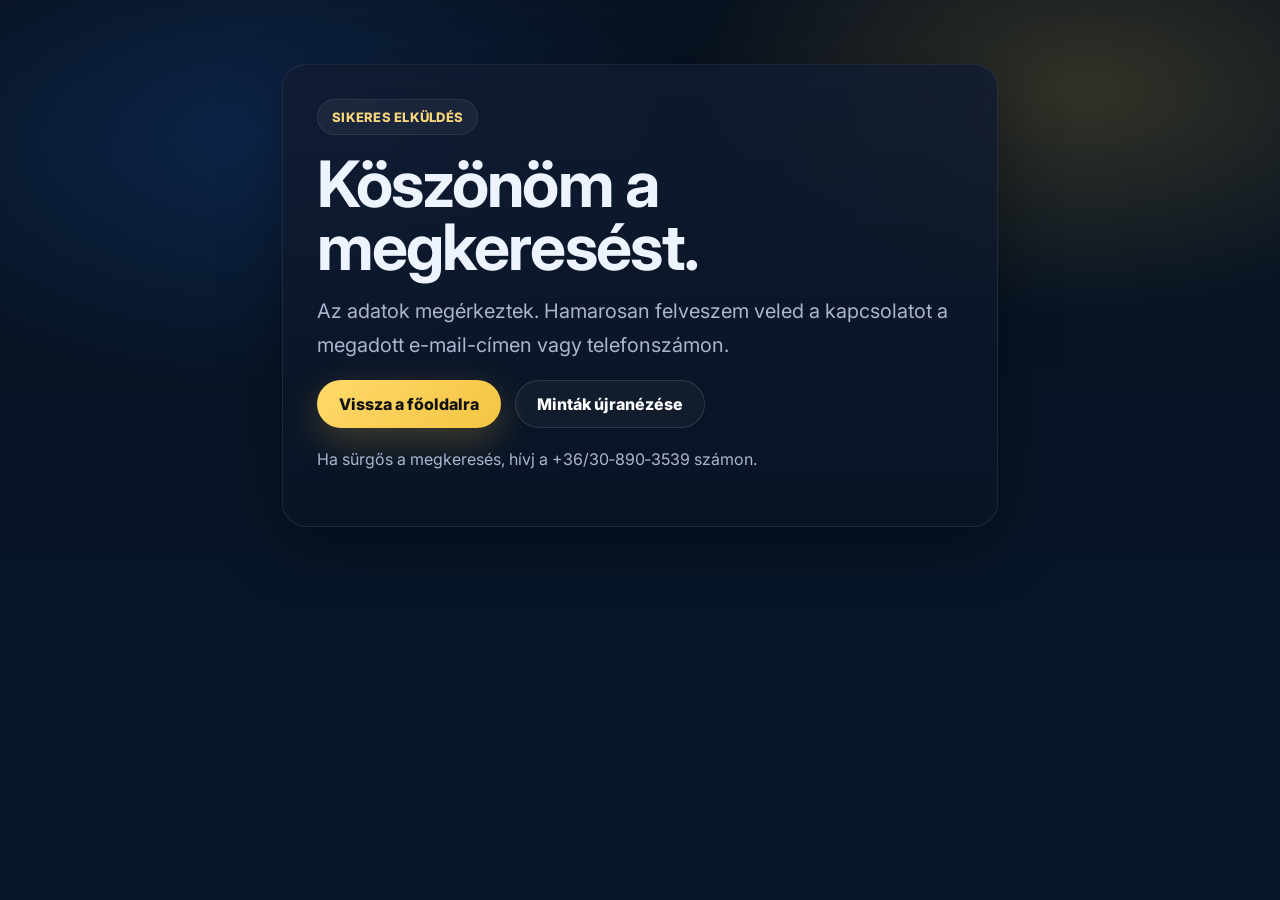
<file: koszonjuk.html>
<!DOCTYPE html>
<html lang="hu">
<head>
  <meta charset="UTF-8">
  <meta name="viewport" content="width=device-width, initial-scale=1.0">
  <title>Köszönöm a megkeresést – Cégweb26</title>
  <meta name="description" content="A megkeresés sikeres elküldésének visszaigazoló oldala.">
  <meta name="robots" content="noindex,follow">
  <link rel="canonical" href="https://cegweb26.hu/koszonjuk.html">
  <link rel="preconnect" href="https://fonts.googleapis.com">
  <link rel="preconnect" href="https://fonts.gstatic.com" crossorigin>
  <link href="https://fonts.googleapis.com/css2?family=Inter:wght@400;600;700;800&display=swap" rel="stylesheet">
  <link rel="stylesheet" href="assets/styles.css">
  <link rel="icon" type="image/x-icon" href="favicon.ico">
  <link rel="icon" type="image/png" sizes="32x32" href="assets/favicon-32x32.png">
  <link rel="apple-touch-icon" sizes="180x180" href="assets/apple-touch-icon.png">
  <link rel="manifest" href="site.webmanifest">
  <meta name="theme-color" content="#0b0f14">
  <script>document.documentElement.classList.add('js');</script>
</head>
<body>
  <section class="hero">
    <div class="container narrow">
      <div class="card panel-pad">
        <span class="eyebrow">Sikeres elküldés</span>
        <h1>Köszönöm a megkeresést.</h1>
        <p class="lead">Az adatok megérkeztek. Hamarosan felveszem veled a kapcsolatot a megadott e-mail-címen vagy telefonszámon.</p>
        <div class="hero-actions">
          <a class="btn" href="/">Vissza a főoldalra</a>
          <a class="btn-outline" href="/#mintak">Minták újranézése</a>
        </div>
        <p class="muted">Ha sürgős a megkeresés, hívj a <a href="tel:+36308903539">+36/30&#8209;890&#8209;3539</a> számon.</p>
      </div>
    </div>
  </section>
</body>
</html>
</file>
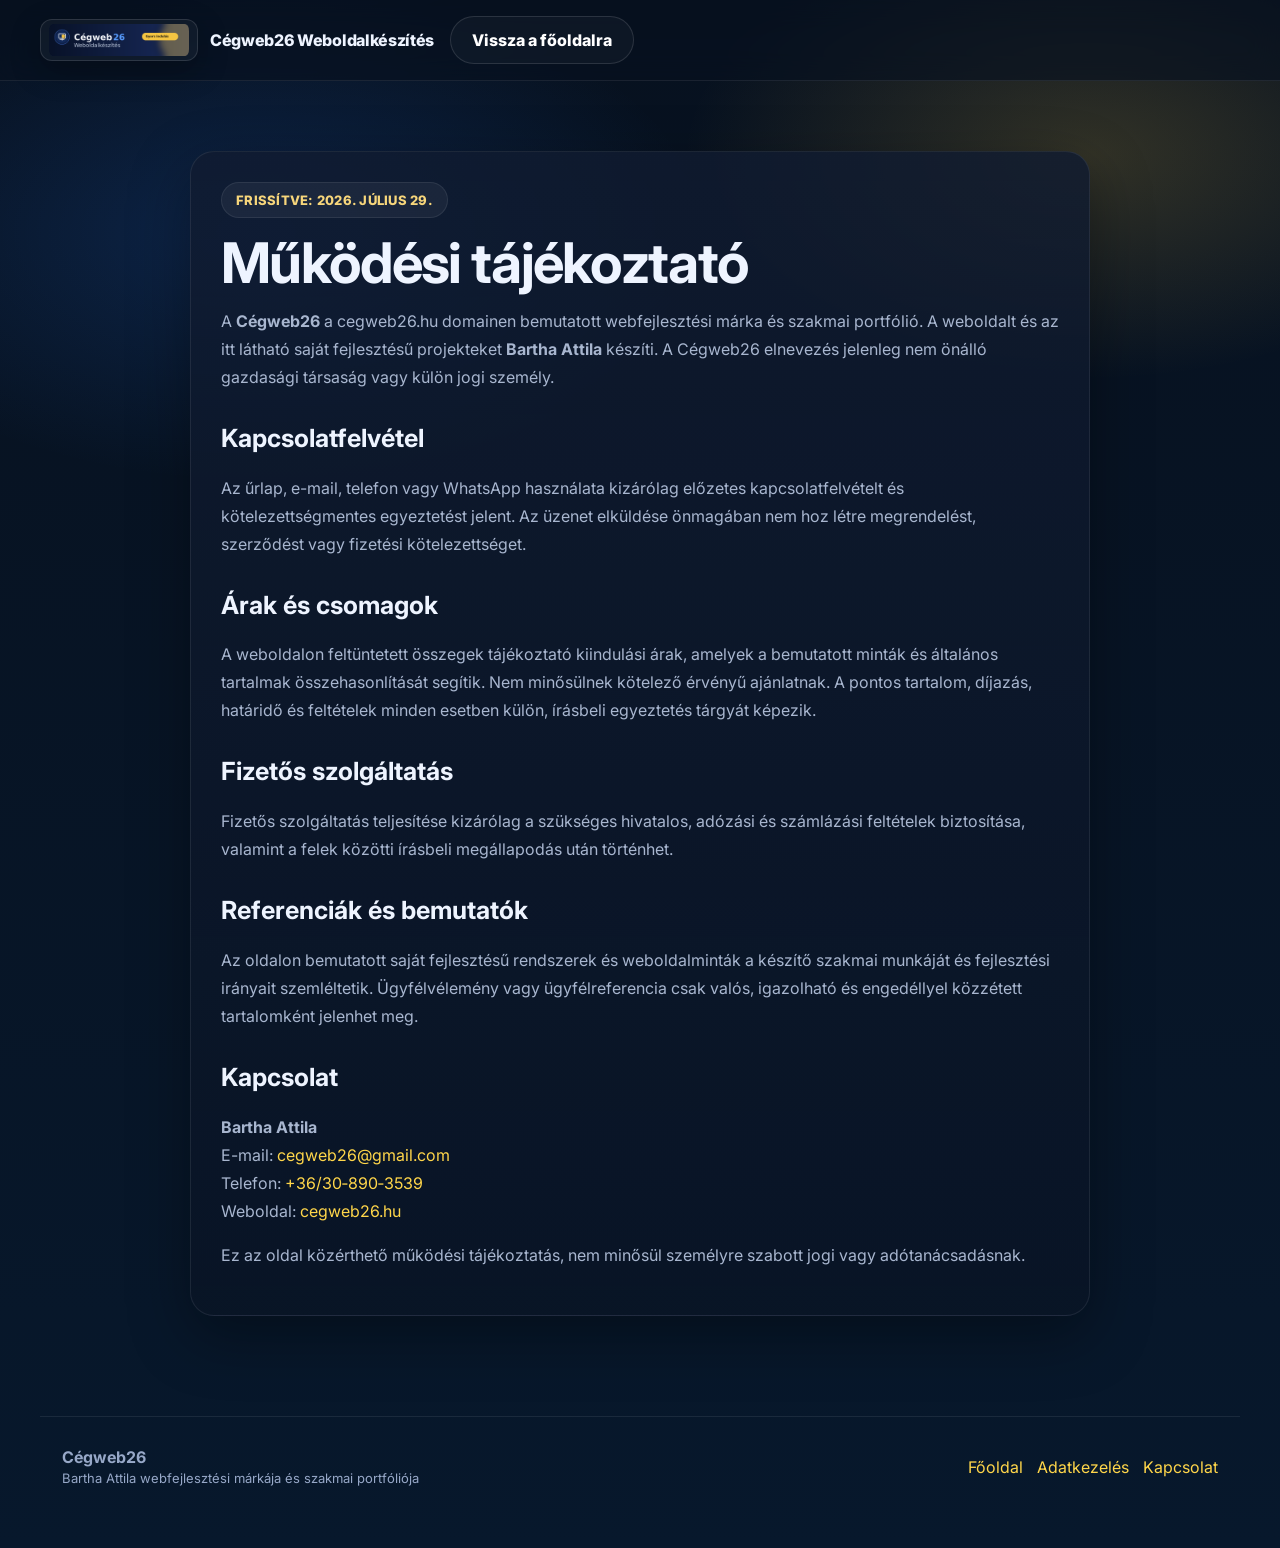
<file: mukodesi-tajekoztato.html>
<!DOCTYPE html>
<html lang="hu">
<head>
  <meta charset="UTF-8">
  <meta name="viewport" content="width=device-width, initial-scale=1.0">
  <title>Működési tájékoztató – Cégweb26</title>
  <meta name="description" content="Tájékoztató a Cégweb26 weboldal működéséről, a feltüntetett árakról és a kapcsolatfelvétel feltételeiről.">
  <meta name="robots" content="noindex,follow">
  <link rel="canonical" href="https://cegweb26.hu/mukodesi-tajekoztato.html">
  <link rel="preconnect" href="https://fonts.googleapis.com">
  <link rel="preconnect" href="https://fonts.gstatic.com" crossorigin>
  <link href="https://fonts.googleapis.com/css2?family=Inter:wght@400;600;700;800;900&display=swap" rel="stylesheet">
  <link rel="stylesheet" href="assets/styles.css">
  <link rel="icon" type="image/x-icon" href="favicon.ico">
  <script>document.documentElement.classList.add('js');</script>
</head>
<body>
  <header class="topbar">
    <div class="container nav">
      <a class="brand" href="/">
        <img class="brand-logo" src="assets/logo-cegweb26-pro.png" alt="Cégweb26 logó" width="1400" height="320" decoding="async">
        <span>Cégweb26 Weboldalkészítés</span>
      </a>
      <a class="btn-outline" href="/">Vissza a főoldalra</a>
    </div>
  </header>
  <main class="legal-page">
    <article class="container legal-content">
      <span class="eyebrow">Frissítve: 2026. július 29.</span>
      <h1>Működési tájékoztató</h1>
      <p>A <strong>Cégweb26</strong> a cegweb26.hu domainen bemutatott webfejlesztési márka és szakmai portfólió. A weboldalt és az itt látható saját fejlesztésű projekteket <strong>Bartha Attila</strong> készíti. A Cégweb26 elnevezés jelenleg nem önálló gazdasági társaság vagy külön jogi személy.</p>

      <h2>Kapcsolatfelvétel</h2>
      <p>Az űrlap, e-mail, telefon vagy WhatsApp használata kizárólag előzetes kapcsolatfelvételt és kötelezettségmentes egyeztetést jelent. Az üzenet elküldése önmagában nem hoz létre megrendelést, szerződést vagy fizetési kötelezettséget.</p>

      <h2>Árak és csomagok</h2>
      <p>A weboldalon feltüntetett összegek tájékoztató kiindulási árak, amelyek a bemutatott minták és általános tartalmak összehasonlítását segítik. Nem minősülnek kötelező érvényű ajánlatnak. A pontos tartalom, díjazás, határidő és feltételek minden esetben külön, írásbeli egyeztetés tárgyát képezik.</p>

      <h2>Fizetős szolgáltatás</h2>
      <p>Fizetős szolgáltatás teljesítése kizárólag a szükséges hivatalos, adózási és számlázási feltételek biztosítása, valamint a felek közötti írásbeli megállapodás után történhet.</p>

      <h2>Referenciák és bemutatók</h2>
      <p>Az oldalon bemutatott saját fejlesztésű rendszerek és weboldalminták a készítő szakmai munkáját és fejlesztési irányait szemléltetik. Ügyfélvélemény vagy ügyfélreferencia csak valós, igazolható és engedéllyel közzétett tartalomként jelenhet meg.</p>

      <h2>Kapcsolat</h2>
      <p><strong>Bartha Attila</strong><br>
      E-mail: <a href="mailto:cegweb26@gmail.com">cegweb26@gmail.com</a><br>
      Telefon: <a href="tel:+36308903539">+36/30&#8209;890&#8209;3539</a><br>
      Weboldal: <a href="https://cegweb26.hu/">cegweb26.hu</a></p>
      <p class="muted">Ez az oldal közérthető működési tájékoztatás, nem minősül személyre szabott jogi vagy adótanácsadásnak.</p>
    </article>
  </main>
  <footer class="footer">
    <div class="container footer-box">
      <div><strong>Cégweb26</strong><br><span class="footer-sub">Bartha Attila webfejlesztési márkája és szakmai portfóliója</span></div>
      <div class="footer-links"><a href="/">Főoldal</a><a href="adatkezeles.html">Adatkezelés</a><a href="mailto:cegweb26@gmail.com">Kapcsolat</a></div>
    </div>
  </footer>
</body>
</html>
</file>
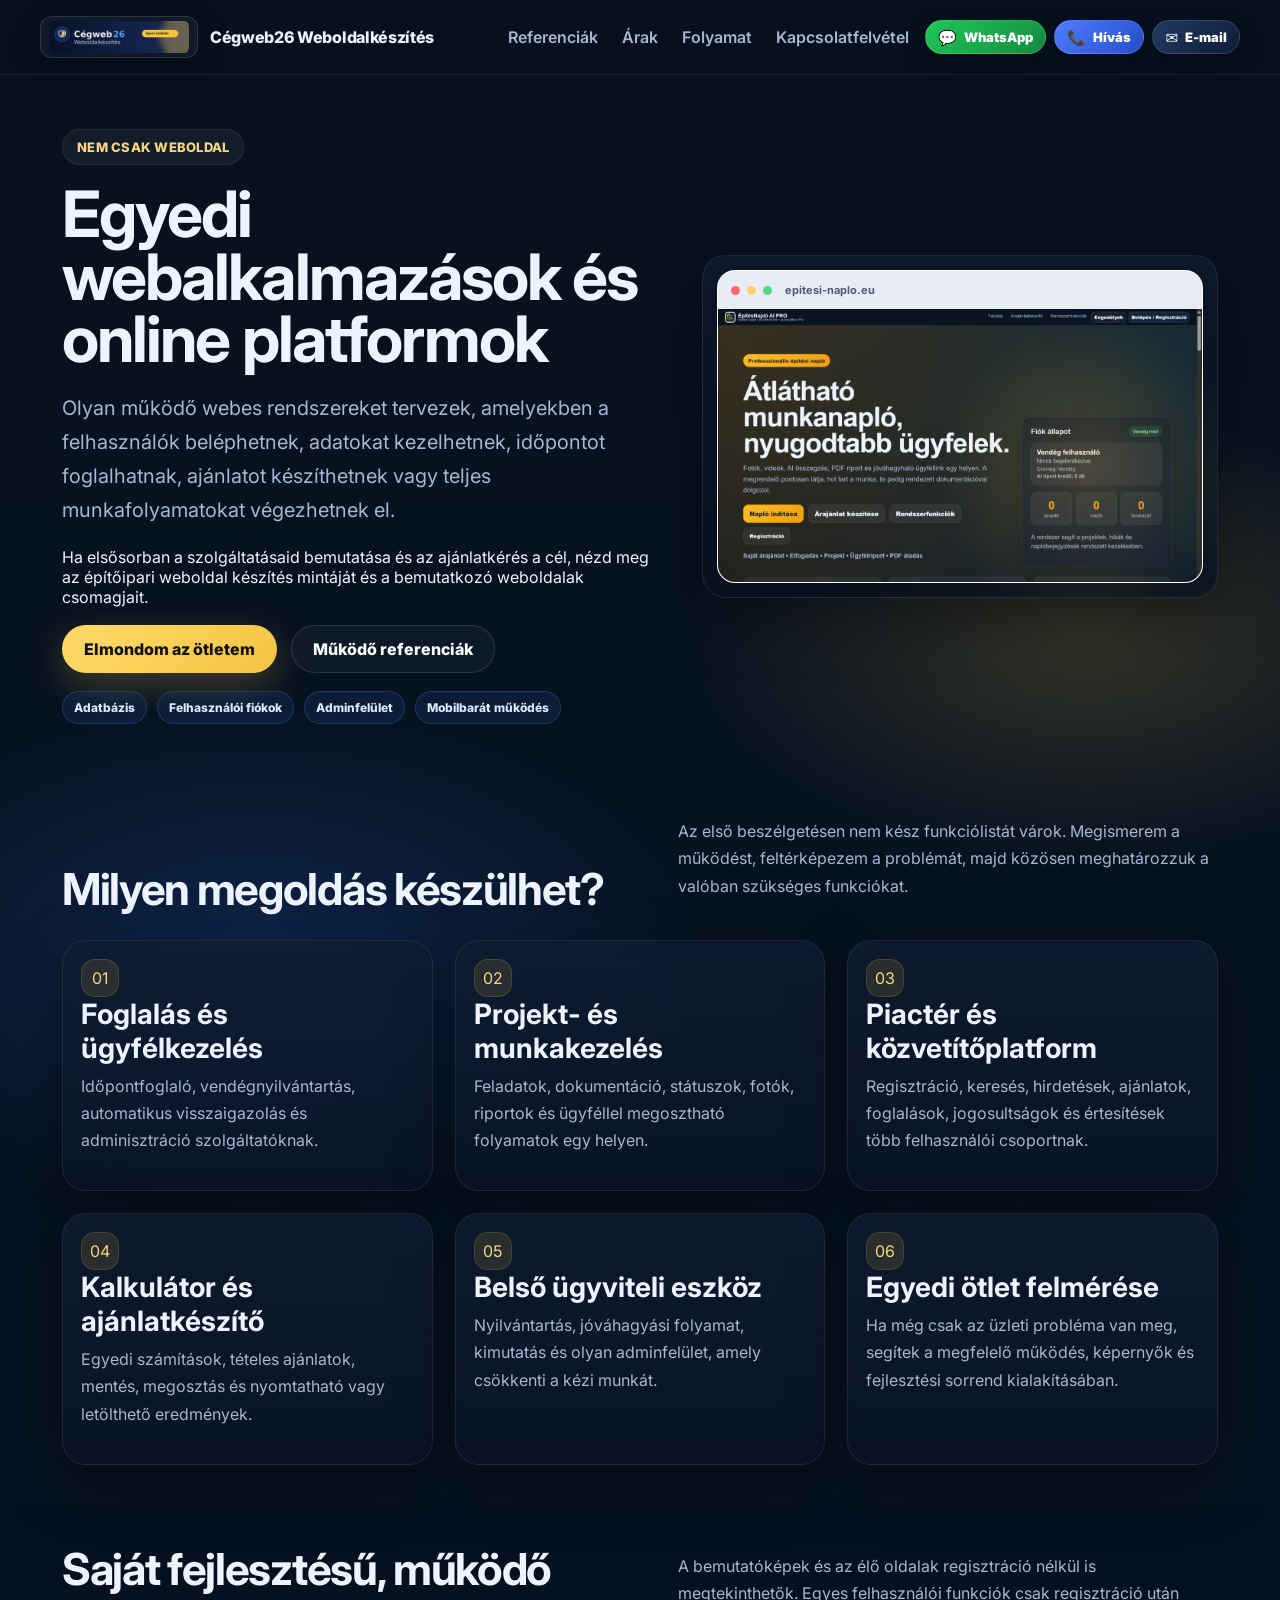
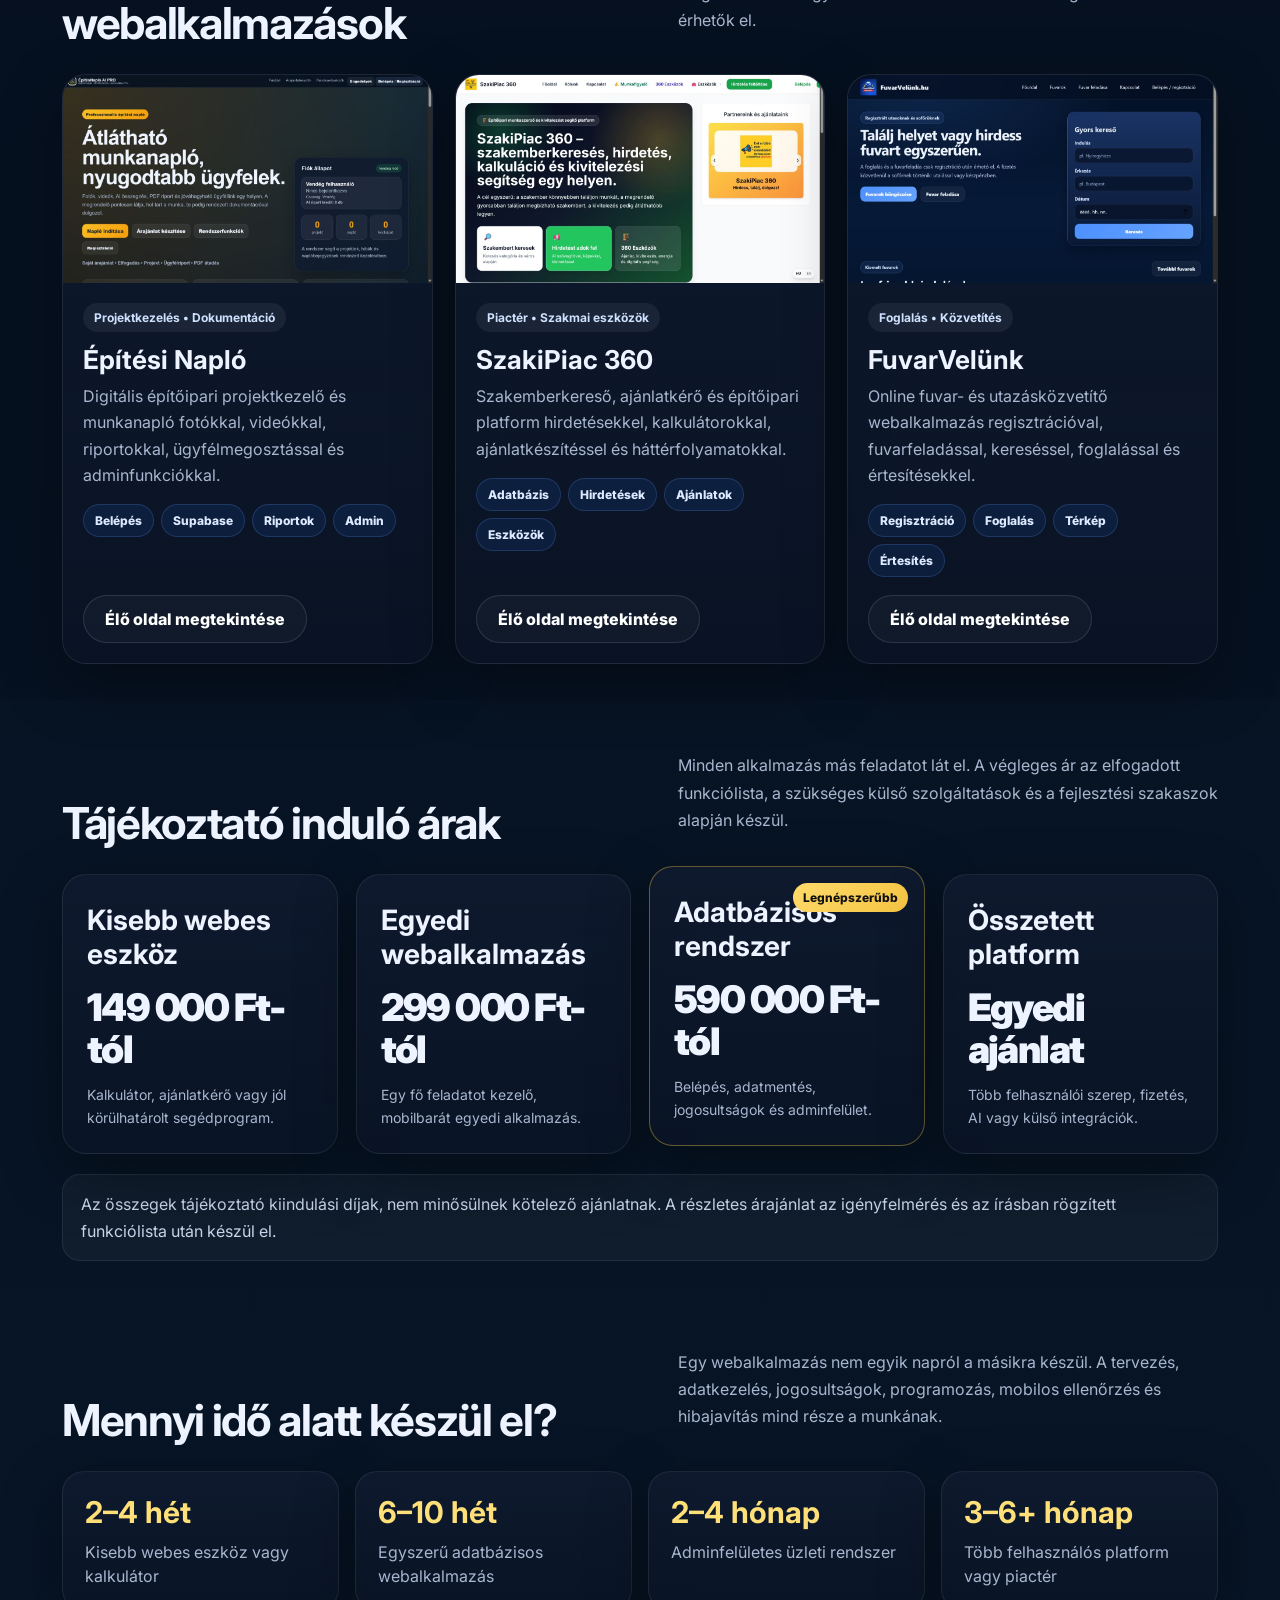
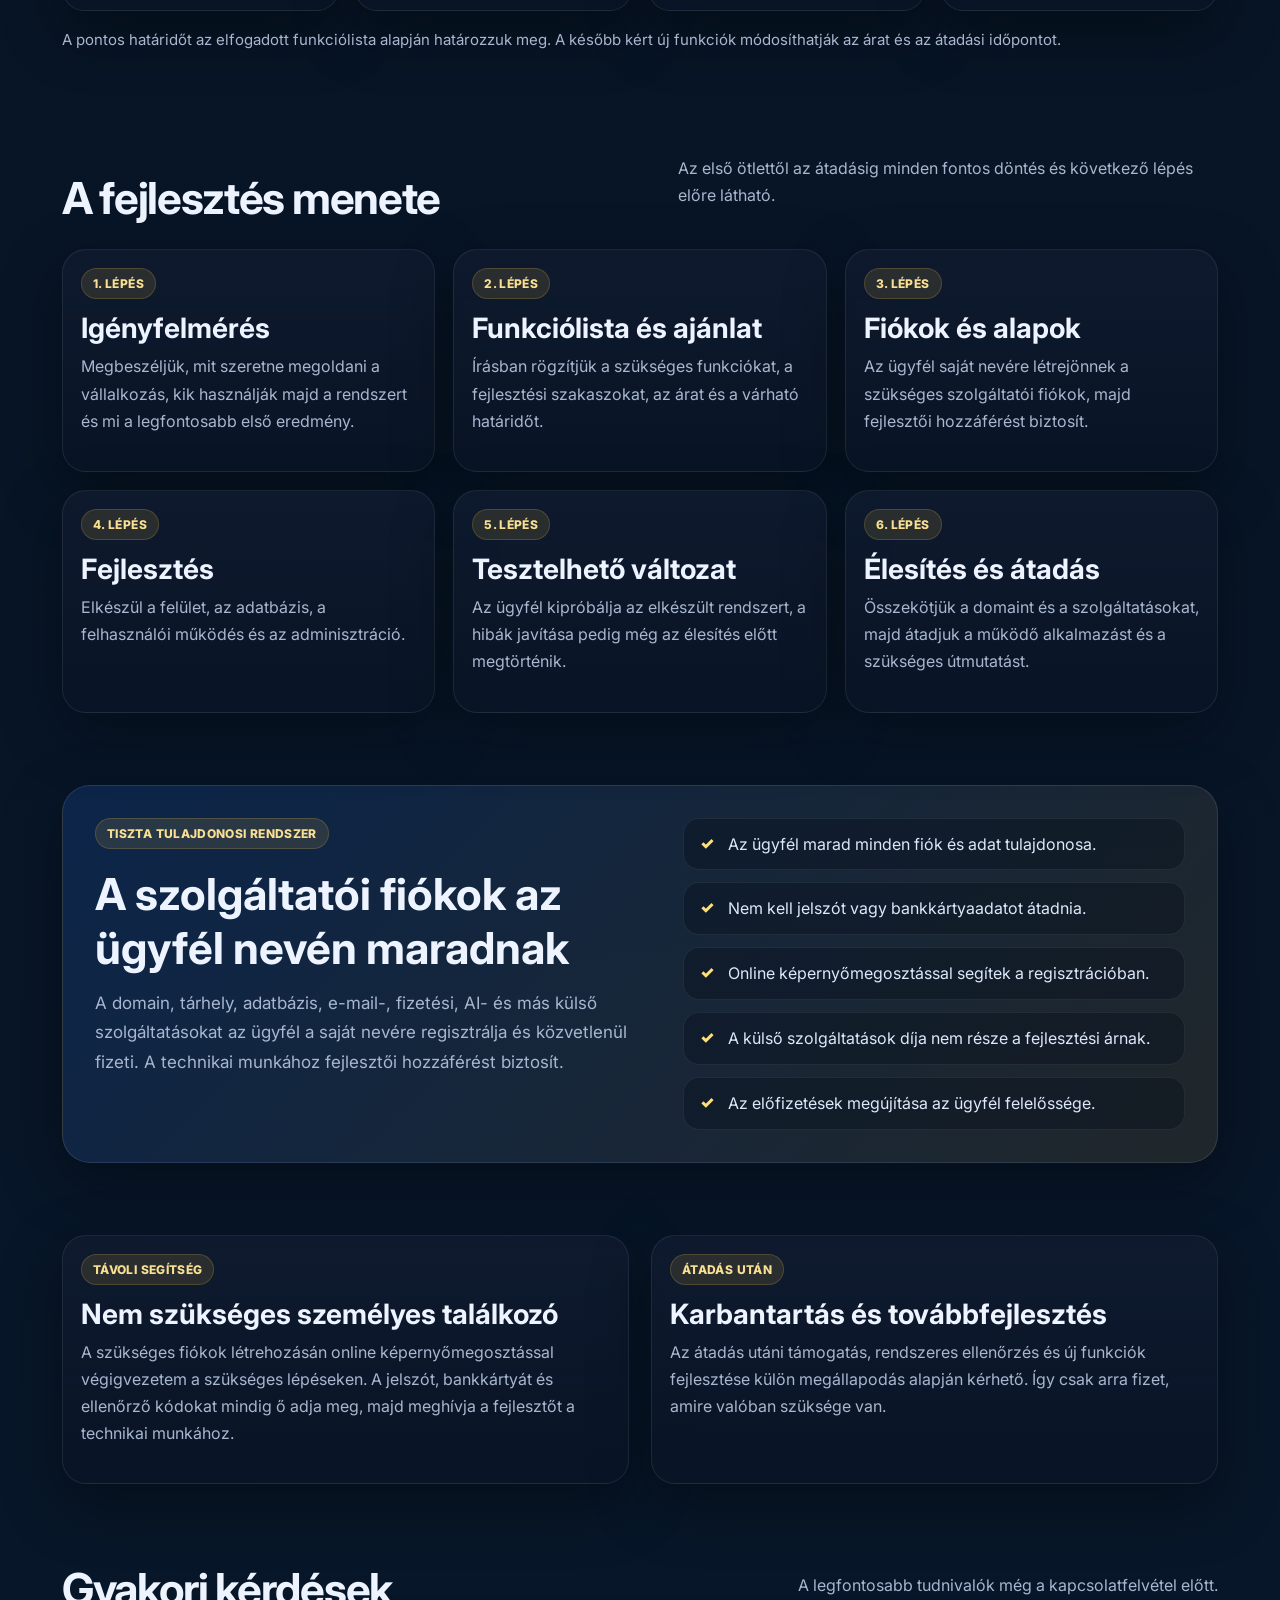
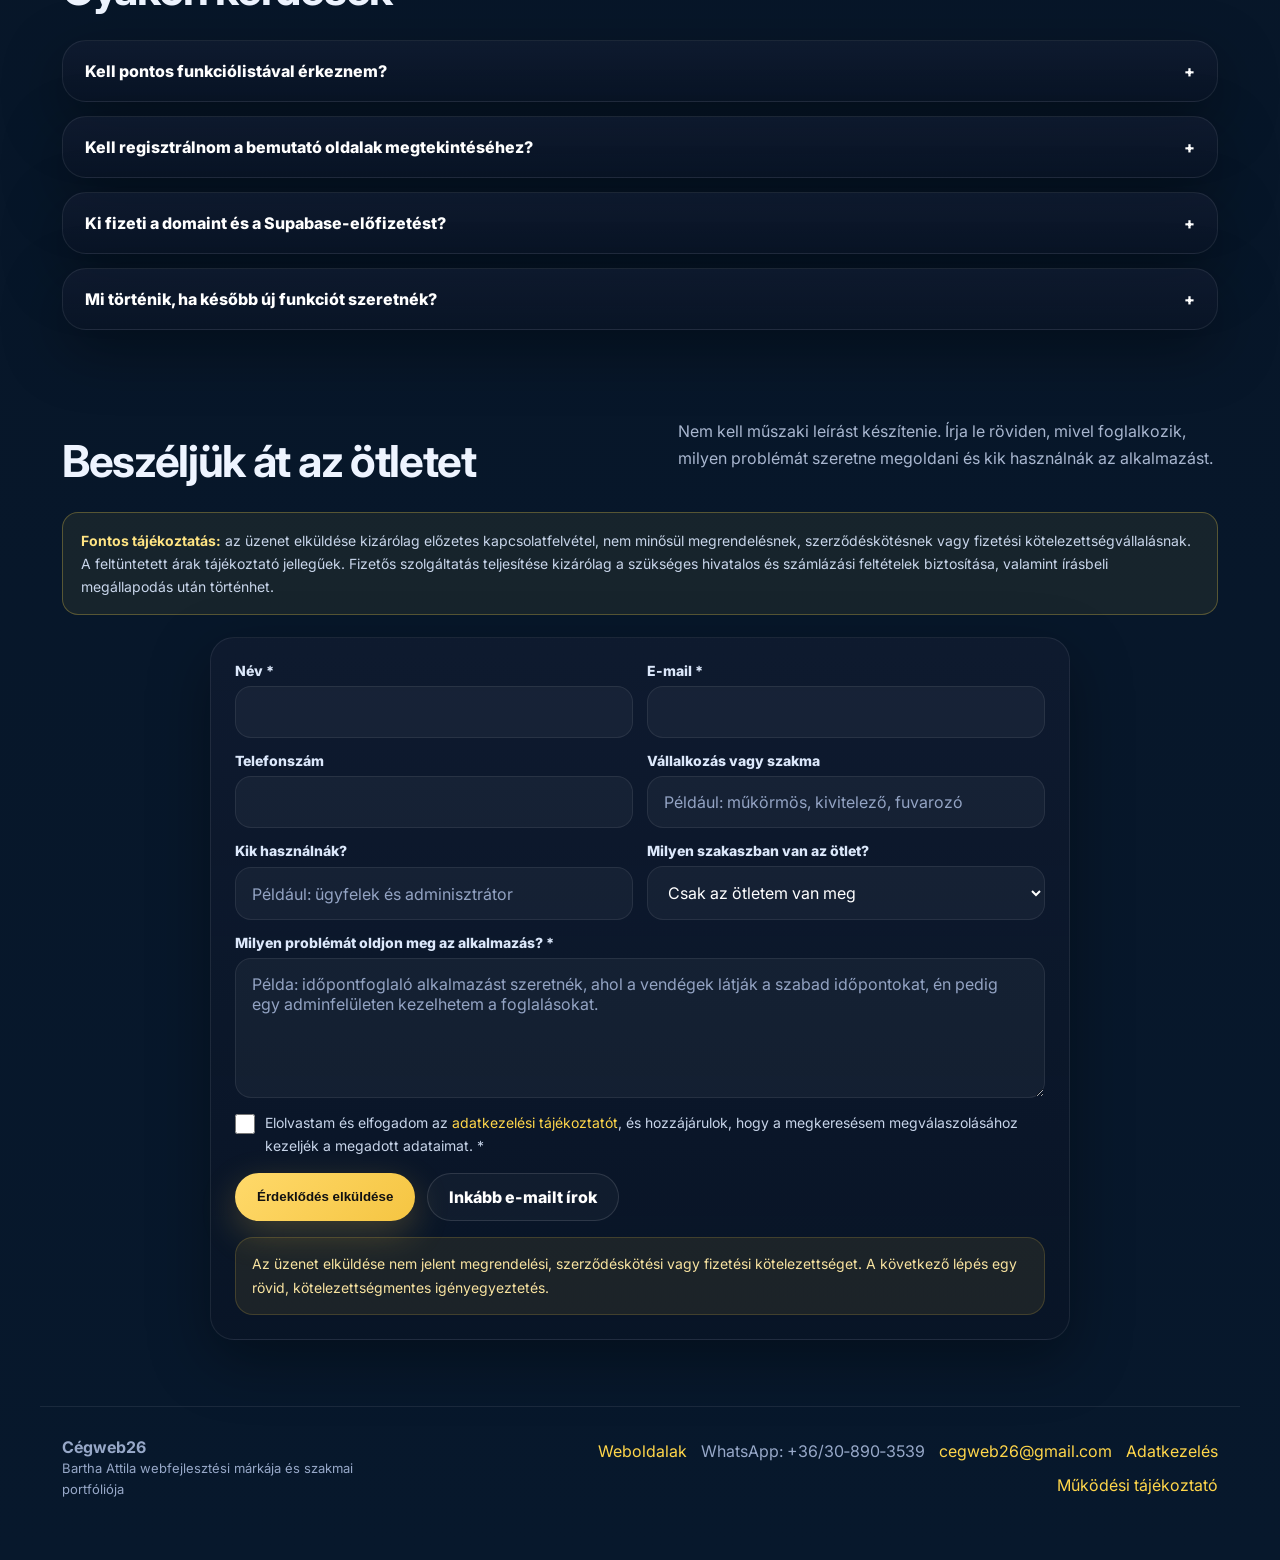
<file: webalkalmazasok.html>
<!DOCTYPE html>
<html lang="hu">
<head>
  <meta charset="UTF-8">
  <meta name="viewport" content="width=device-width, initial-scale=1.0">
  <title>Egyedi webalkalmazás-fejlesztés vállalkozóknak | Cégweb26</title>
  <meta name="description" content="Webalkalmazás-fejlesztés vállalkozásoknak: projektkezelő, időpontfoglaló és ügyfélkezelő rendszerek. Működő példák, fejlesztési menet és tájékoztató árak.">
  <meta name="robots" content="index,follow,max-image-preview:large">
  <meta name="author" content="Cégweb26">
  <link rel="canonical" href="https://cegweb26.hu/webalkalmazasok.html">
  <link rel="preconnect" href="https://fonts.googleapis.com">
  <link rel="preconnect" href="https://fonts.gstatic.com" crossorigin>
  <link href="https://fonts.googleapis.com/css2?family=Inter:wght@400;600;700;800;900&display=swap" rel="stylesheet">
  <link rel="preload" as="image" href="assets/ref-epitesi-naplo.png" type="image/png">
  <link rel="stylesheet" href="assets/styles.css">
  <link rel="icon" type="image/x-icon" href="favicon.ico">
  <link rel="icon" type="image/png" sizes="32x32" href="assets/favicon-32x32.png">
  <link rel="apple-touch-icon" sizes="180x180" href="assets/apple-touch-icon.png">
  <link rel="manifest" href="site.webmanifest">
  <meta name="theme-color" content="#0b0f14">
  <meta property="og:title" content="Egyedi webalkalmazás-fejlesztés vállalkozóknak | Cégweb26">
  <meta property="og:description" content="Webalkalmazás-fejlesztés vállalkozásoknak: projektkezelő, időpontfoglaló és ügyfélkezelő rendszerek. Működő példák, fejlesztési menet és tájékoztató árak.">
  <meta property="og:type" content="website">
  <meta property="og:url" content="https://cegweb26.hu/webalkalmazasok.html">
  <meta property="og:site_name" content="Cégweb26">
  <meta property="og:locale" content="hu_HU">
  <meta property="og:image" content="https://cegweb26.hu/assets/og-image.png">
  <meta name="twitter:card" content="summary_large_image">
  <meta name="twitter:title" content="Egyedi webalkalmazás-fejlesztés vállalkozóknak | Cégweb26">
  <meta name="twitter:description" content="Webalkalmazás-fejlesztés vállalkozásoknak: projektkezelő, időpontfoglaló és ügyfélkezelő rendszerek. Működő példák, fejlesztési menet és tájékoztató árak.">
  <meta name="twitter:image" content="https://cegweb26.hu/assets/og-image.png">
  <script type="application/ld+json">
  {
    "@context": "https://schema.org",
    "@type": "Service",
    "name": "Egyedi webalkalmazás-fejlesztés",
    "serviceType": "Webalkalmazás-fejlesztés és online platformok készítése",
    "description": "Egyedi webalkalmazások, ügyfélkezelők, időpontfoglalók, projektkezelők és online platformok tervezése és fejlesztése.",
    "provider": {
      "@type": "Person",
      "@id": "https://cegweb26.hu/#person",
      "name": "Bartha Attila",
      "url": "https://cegweb26.hu/"
    },
    "areaServed": {
      "@type": "Country",
      "name": "Magyarország"
    },
    "url": "https://cegweb26.hu/webalkalmazasok.html"
  }
  </script>
  <script>document.documentElement.classList.add('js');</script>
</head>
<body data-page="default">
  <header class="topbar">
    <div class="container nav">
      <a class="brand" href="index.html">
        <img class="brand-logo" src="assets/logo-cegweb26-pro.png" alt="Cégweb26 logó" width="1400" height="320" decoding="async">
        <span>Cégweb26 Weboldalkészítés</span>
      </a>
      <nav class="nav-links" aria-label="Főmenü">
        <a href="#referenciak">Referenciák</a>
        <a href="#arak">Árak</a>
        <a href="#folyamat">Folyamat</a>
        <a href="#kapcsolat">Kapcsolatfelvétel</a>
      </nav>
      <div class="header-contact" role="group" aria-label="Gyors kapcsolat">
        <a class="header-contact-btn wa" href="https://wa.me/36308903539" target="_blank" rel="noopener" title="WhatsApp írás"><span class="hc-icon">💬</span><span class="hc-text">WhatsApp</span></a>
        <a class="header-contact-btn call" href="tel:+36308903539" title="Hívás indítása"><span class="hc-icon">📞</span><span class="hc-text">Hívás</span></a>
        <a class="header-contact-btn mail" href="mailto:cegweb26@gmail.com" title="E-mail küldése"><span class="hc-icon">✉️</span><span class="hc-text">E-mail</span></a>
      </div>
      <button class="menu-toggle" id="menuToggle" type="button" aria-label="Menü megnyitása" aria-expanded="false">☰</button>
      <div class="mobile-menu" id="mobileMenu" aria-hidden="true" inert>
        <a href="index.html#mintak">Weboldalak</a>
        <a href="#referenciak">Referenciák</a>
        <a href="#arak">Árak és idő</a>
        <a href="#folyamat">Folyamat</a>
        <a href="#kapcsolat">Kapcsolatfelvétel</a>
        <div class="mobile-menu-divider"></div>
        <a class="mobile-contact wa" href="https://wa.me/36308903539" target="_blank" rel="noopener">💬 WhatsApp írás</a>
        <a class="mobile-contact call" href="tel:+36308903539">📞&nbsp;Hívás&nbsp;indítása</a>
        <a class="mobile-contact mail" href="mailto:cegweb26@gmail.com">✉️ E-mail küldése</a>
      </div>
    </div>
  </header>

  <main>
    <section class="hero app-service-hero">
      <div class="container hero-grid">
        <div class="reveal">
          <span class="eyebrow">Nem csak weboldal</span>
          <h1>Egyedi webalkalmazások és online platformok</h1>
          <p class="lead">Olyan működő webes rendszereket tervezek, amelyekben a felhasználók beléphetnek, adatokat kezelhetnek, időpontot foglalhatnak, ajánlatot készíthetnek vagy teljes munkafolyamatokat végezhetnek el.</p>
          <p>Ha elsősorban a szolgáltatásaid bemutatása és az ajánlatkérés a cél, nézd meg az <a href="epitoipari-premium.html">építőipari weboldal készítés</a> mintáját és a <a href="/#arak">bemutatkozó weboldalak csomagjait</a>.</p>
          <div class="hero-actions">
            <a class="btn" href="#kapcsolat">Elmondom az ötletem</a>
            <a class="btn-outline" href="#referenciak">Működő referenciák</a>
          </div>
          <div class="app-proof-row">
            <span>Adatbázis</span>
            <span>Felhasználói fiókok</span>
            <span>Adminfelület</span>
            <span>Mobilbarát működés</span>
          </div>
        </div>
        <div class="preview reveal app-hero-preview">
          <div class="browser-shot">
            <div class="browser-shot-bar"><i></i><i></i><i></i><span>epitesi-naplo.eu</span></div>
            <img src="assets/ref-epitesi-naplo.png" alt="Az Építési Napló működő webalkalmazás nyitóképernyője" width="1265" height="712" decoding="async" fetchpriority="high">
          </div>
        </div>
      </div>
    </section>

    <section class="section reveal">
      <div class="container">
        <div class="section-head">
          <h2>Milyen megoldás készülhet?</h2>
          <p>Az első beszélgetésen nem kész funkciólistát várok. Megismerem a működést, feltérképezem a problémát, majd közösen meghatározzuk a valóban szükséges funkciókat.</p>
        </div>
        <div class="grid-3">
          <article class="service-card"><span class="feature-icon">01</span><h3>Foglalás és ügyfélkezelés</h3><p>Időpontfoglaló, vendégnyilvántartás, automatikus visszaigazolás és adminisztráció szolgáltatóknak.</p></article>
          <article class="service-card"><span class="feature-icon">02</span><h3>Projekt- és munkakezelés</h3><p>Feladatok, dokumentáció, státuszok, fotók, riportok és ügyféllel megosztható folyamatok egy helyen.</p></article>
          <article class="service-card"><span class="feature-icon">03</span><h3>Piactér és közvetítőplatform</h3><p>Regisztráció, keresés, hirdetések, ajánlatok, foglalások, jogosultságok és értesítések több felhasználói csoportnak.</p></article>
          <article class="service-card"><span class="feature-icon">04</span><h3>Kalkulátor és ajánlatkészítő</h3><p>Egyedi számítások, tételes ajánlatok, mentés, megosztás és nyomtatható vagy letölthető eredmények.</p></article>
          <article class="service-card"><span class="feature-icon">05</span><h3>Belső ügyviteli eszköz</h3><p>Nyilvántartás, jóváhagyási folyamat, kimutatás és olyan adminfelület, amely csökkenti a kézi munkát.</p></article>
          <article class="service-card"><span class="feature-icon">06</span><h3>Egyedi ötlet felmérése</h3><p>Ha még csak az üzleti probléma van meg, segítek a megfelelő működés, képernyők és fejlesztési sorrend kialakításában.</p></article>
        </div>
      </div>
    </section>

    <section id="referenciak" class="section reveal app-reference-section">
      <div class="container">
        <div class="section-head">
          <h2>Saját fejlesztésű, működő webalkalmazások</h2>
          <p>A bemutatóképek és az élő oldalak regisztráció nélkül is megtekinthetők. Egyes felhasználói funkciók csak regisztráció után érhetők el.</p>
        </div>
        <div class="app-reference-grid">
          <article class="app-reference-card">
            <a class="app-reference-image" href="https://epitesi-naplo.eu/" target="_blank" rel="noopener">
              <img src="assets/ref-epitesi-naplo.png" alt="Építési Napló webalkalmazás bemutatóképe" width="1265" height="712" loading="lazy" decoding="async">
            </a>
            <div class="app-reference-body">
              <span class="template-badge">Projektkezelés • Dokumentáció</span>
              <h3>Építési Napló</h3>
              <p>Digitális építőipari projektkezelő és munkanapló fotókkal, videókkal, riportokkal, ügyfélmegosztással és adminfunkciókkal.</p>
              <div class="app-tags"><span>Belépés</span><span>Supabase</span><span>Riportok</span><span>Admin</span></div>
              <a class="btn-outline" href="https://epitesi-naplo.eu/" target="_blank" rel="noopener">Élő oldal megtekintése</a>
            </div>
          </article>

          <article class="app-reference-card">
            <a class="app-reference-image" href="https://szakipiac-2025.hu/" target="_blank" rel="noopener">
              <img src="assets/ref-szakipiac.png" alt="SzakiPiac 360 online platform bemutatóképe" width="1265" height="712" loading="lazy" decoding="async">
            </a>
            <div class="app-reference-body">
              <span class="template-badge">Piactér • Szakmai eszközök</span>
              <h3>SzakiPiac 360</h3>
              <p>Szakemberkereső, ajánlatkérő és építőipari platform hirdetésekkel, kalkulátorokkal, ajánlatkészítéssel és háttérfolyamatokkal.</p>
              <div class="app-tags"><span>Adatbázis</span><span>Hirdetések</span><span>Ajánlatok</span><span>Eszközök</span></div>
              <a class="btn-outline" href="https://szakipiac-2025.hu/" target="_blank" rel="noopener">Élő oldal megtekintése</a>
            </div>
          </article>

          <article class="app-reference-card">
            <a class="app-reference-image" href="https://fuvarvelunk.hu/" target="_blank" rel="noopener">
              <img src="assets/ref-fuvarvelunk.png" alt="FuvarVelünk közvetítő webalkalmazás bemutatóképe" width="1265" height="712" loading="lazy" decoding="async">
            </a>
            <div class="app-reference-body">
              <span class="template-badge">Foglalás • Közvetítés</span>
              <h3>FuvarVelünk</h3>
              <p>Online fuvar- és utazásközvetítő webalkalmazás regisztrációval, fuvarfeladással, kereséssel, foglalással és értesítésekkel.</p>
              <div class="app-tags"><span>Regisztráció</span><span>Foglalás</span><span>Térkép</span><span>Értesítés</span></div>
              <a class="btn-outline" href="https://fuvarvelunk.hu/" target="_blank" rel="noopener">Élő oldal megtekintése</a>
            </div>
          </article>
        </div>
      </div>
    </section>

    <section id="arak" class="section reveal">
      <div class="container">
        <div class="section-head">
          <h2>Tájékoztató induló árak</h2>
          <p>Minden alkalmazás más feladatot lát el. A végleges ár az elfogadott funkciólista, a szükséges külső szolgáltatások és a fejlesztési szakaszok alapján készül.</p>
        </div>
        <div class="grid-4 app-price-grid">
          <article class="price"><h3>Kisebb webes eszköz</h3><div class="amount">149 000 Ft-tól</div><small>Kalkulátor, ajánlatkérő vagy jól körülhatárolt segédprogram.</small></article>
          <article class="price"><h3>Egyedi webalkalmazás</h3><div class="amount">299 000 Ft-tól</div><small>Egy fő feladatot kezelő, mobilbarát egyedi alkalmazás.</small></article>
          <article class="price popular"><h3>Adatbázisos rendszer</h3><div class="amount">590 000 Ft-tól</div><small>Belépés, adatmentés, jogosultságok és adminfelület.</small></article>
          <article class="price"><h3>Összetett platform</h3><div class="amount">Egyedi ajánlat</div><small>Több felhasználói szerep, fizetés, AI vagy külső integrációk.</small></article>
        </div>
        <div class="app-disclaimer">Az összegek tájékoztató kiindulási díjak, nem minősülnek kötelező ajánlatnak. A részletes árajánlat az igényfelmérés és az írásban rögzített funkciólista után készül el.</div>
      </div>
    </section>

    <section class="section reveal">
      <div class="container">
        <div class="section-head">
          <h2>Mennyi idő alatt készül el?</h2>
          <p>Egy webalkalmazás nem egyik napról a másikra készül. A tervezés, adatkezelés, jogosultságok, programozás, mobilos ellenőrzés és hibajavítás mind része a munkának.</p>
        </div>
        <div class="app-time-grid">
          <article><b>2–4 hét</b><span>Kisebb webes eszköz vagy kalkulátor</span></article>
          <article><b>6–10 hét</b><span>Egyszerű adatbázisos webalkalmazás</span></article>
          <article><b>2–4 hónap</b><span>Adminfelületes üzleti rendszer</span></article>
          <article><b>3–6+ hónap</b><span>Több felhasználós platform vagy piactér</span></article>
        </div>
        <p class="packages-note">A pontos határidőt az elfogadott funkciólista alapján határozzuk meg. A később kért új funkciók módosíthatják az árat és az átadási időpontot.</p>
      </div>
    </section>

    <section id="folyamat" class="section reveal">
      <div class="container">
        <div class="section-head">
          <h2>A fejlesztés menete</h2>
          <p>Az első ötlettől az átadásig minden fontos döntés és következő lépés előre látható.</p>
        </div>
        <div class="app-process-grid">
          <article class="process-card"><span class="kicker">1. lépés</span><h3>Igényfelmérés</h3><p>Megbeszéljük, mit szeretne megoldani a vállalkozás, kik használják majd a rendszert és mi a legfontosabb első eredmény.</p></article>
          <article class="process-card"><span class="kicker">2. lépés</span><h3>Funkciólista és ajánlat</h3><p>Írásban rögzítjük a szükséges funkciókat, a fejlesztési szakaszokat, az árat és a várható határidőt.</p></article>
          <article class="process-card"><span class="kicker">3. lépés</span><h3>Fiókok és alapok</h3><p>Az ügyfél saját nevére létrejönnek a szükséges szolgáltatói fiókok, majd fejlesztői hozzáférést biztosít.</p></article>
          <article class="process-card"><span class="kicker">4. lépés</span><h3>Fejlesztés</h3><p>Elkészül a felület, az adatbázis, a felhasználói működés és az adminisztráció.</p></article>
          <article class="process-card"><span class="kicker">5. lépés</span><h3>Tesztelhető változat</h3><p>Az ügyfél kipróbálja az elkészült rendszert, a hibák javítása pedig még az élesítés előtt megtörténik.</p></article>
          <article class="process-card"><span class="kicker">6. lépés</span><h3>Élesítés és átadás</h3><p>Összekötjük a domaint és a szolgáltatásokat, majd átadjuk a működő alkalmazást és a szükséges útmutatást.</p></article>
        </div>
      </div>
    </section>

    <section class="section reveal">
      <div class="container">
        <div class="ownership-panel">
          <div>
            <span class="kicker">Tiszta tulajdonosi rendszer</span>
            <h2>A szolgáltatói fiókok az ügyfél nevén maradnak</h2>
            <p>A domain, tárhely, adatbázis, e-mail-, fizetési, AI- és más külső szolgáltatásokat az ügyfél a saját nevére regisztrálja és közvetlenül fizeti. A technikai munkához fejlesztői hozzáférést biztosít.</p>
          </div>
          <ul class="ownership-list">
            <li>Az ügyfél marad minden fiók és adat tulajdonosa.</li>
            <li>Nem kell jelszót vagy bankkártyaadatot átadnia.</li>
            <li>Online képernyőmegosztással segítek a regisztrációban.</li>
            <li>A külső szolgáltatások díja nem része a fejlesztési árnak.</li>
            <li>Az előfizetések megújítása az ügyfél felelőssége.</li>
          </ul>
        </div>
      </div>
    </section>

    <section class="section reveal">
      <div class="container">
        <div class="grid-2">
          <article class="card">
            <span class="kicker">Távoli segítség</span>
            <h3>Nem szükséges személyes találkozó</h3>
            <p>A szükséges fiókok létrehozásán online képernyőmegosztással végigvezetem a szükséges lépéseken. A jelszót, bankkártyát és ellenőrző kódokat mindig ő adja meg, majd meghívja a fejlesztőt a technikai munkához.</p>
          </article>
          <article class="card">
            <span class="kicker">Átadás után</span>
            <h3>Karbantartás és továbbfejlesztés</h3>
            <p>Az átadás utáni támogatás, rendszeres ellenőrzés és új funkciók fejlesztése külön megállapodás alapján kérhető. Így csak arra fizet, amire valóban szüksége van.</p>
          </article>
        </div>
      </div>
    </section>

    <section class="section reveal">
      <div class="container">
        <div class="section-head">
          <h2>Gyakori kérdések</h2>
          <p>A legfontosabb tudnivalók még a kapcsolatfelvétel előtt.</p>
        </div>
        <div class="faq">
          <div class="faq-item"><button class="faq-q" type="button">Kell pontos funkciólistával érkeznem?<span>+</span></button><div class="faq-a">Nem. Elég elmondani, milyen problémát szeretne megoldani. Az igényfelmérés során közösen összeállítjuk a szükséges funkciókat és a fejlesztési sorrendet.</div></div>
          <div class="faq-item"><button class="faq-q" type="button">Kell regisztrálnom a bemutató oldalak megtekintéséhez?<span>+</span></button><div class="faq-a">A nyitóoldalak és a bemutatóképek regisztráció nélkül megtekinthetők. Egyes adatkezelő, foglalási vagy adminfunkciók természetesen csak belépés után érhetők el.</div></div>
          <div class="faq-item"><button class="faq-q" type="button">Ki fizeti a domaint és a Supabase-előfizetést?<span>+</span></button><div class="faq-a">A külső szolgáltatásokat az ügyfél a saját nevére rendeli meg és közvetlenül a szolgáltatóknak fizeti. A kiválasztásban, regisztrációban és beállításban online segítséget biztosítok.</div></div>
          <div class="faq-item"><button class="faq-q" type="button">Mi történik, ha később új funkciót szeretnék?<span>+</span></button><div class="faq-a">A működő alkalmazás később is továbbfejleszthető. Az új igényt külön felmérjük, majd annak munkájára és határidejére új ajánlat készül.</div></div>
        </div>
      </div>
    </section>

    <section id="kapcsolat" class="section reveal">
      <div class="container">
        <div class="section-head">
          <h2>Beszéljük át az ötletet</h2>
          <p>Nem kell műszaki leírást készítenie. Írja le röviden, mivel foglalkozik, milyen problémát szeretne megoldani és kik használnák az alkalmazást.</p>
        </div>
        <div class="business-status" role="note">
  <strong>Fontos tájékoztatás:</strong> az üzenet elküldése kizárólag előzetes kapcsolatfelvétel, nem minősül megrendelésnek, szerződéskötésnek vagy fizetési kötelezettségvállalásnak. A feltüntetett árak tájékoztató jellegűek. Fizetős szolgáltatás teljesítése kizárólag a szükséges hivatalos és számlázási feltételek biztosítása, valamint írásbeli megállapodás után történhet.
</div>
        <div class="form-wrap">
          <form id="quoteForm" action="https://formsubmit.co/cegweb26@gmail.com" method="POST" data-email-form>
            <input type="hidden" name="_subject" value="Új Cégweb26 webalkalmazás-érdeklődés">
            <input type="hidden" name="_template" value="table">
            <input type="hidden" name="_next" value="https://cegweb26.hu/koszonjuk.html">
            <input type="hidden" name="_url" value="https://cegweb26.hu/webalkalmazasok.html">
            <input type="hidden" name="Oldal" value="Cégweb26 webalkalmazások">
            <input class="honey-field" type="text" name="_honey" tabindex="-1" autocomplete="off" aria-hidden="true">
            <div class="form-grid">
              <div class="field"><label for="app-name">Név *</label><input id="app-name" name="Név" type="text" autocomplete="name" required></div>
              <div class="field"><label for="app-email">E-mail *</label><input id="app-email" name="_replyto" type="email" autocomplete="email" required></div>
              <div class="field"><label for="app-phone">Telefonszám</label><input id="app-phone" name="Telefonszám" type="tel" autocomplete="tel"></div>
              <div class="field"><label for="app-business">Vállalkozás vagy szakma</label><input id="app-business" name="Vállalkozás vagy szakma" type="text" placeholder="Például: műkörmös, kivitelező, fuvarozó"></div>
              <div class="field"><label for="app-users">Kik használnák?</label><input id="app-users" name="Felhasználók" type="text" placeholder="Például: ügyfelek és adminisztrátor"></div>
              <div class="field"><label for="app-stage">Milyen szakaszban van az ötlet?</label><select id="app-stage" name="Projekt állapota"><option>Csak az ötletem van meg</option><option>Már van funkciólistám</option><option>Meglévő rendszert fejlesztenék tovább</option><option>Még nem tudom</option></select></div>
            </div>
            <div class="field form-message-field"><label for="app-message">Milyen problémát oldjon meg az alkalmazás? *</label><textarea id="app-message" name="Üzenet" placeholder="Példa: időpontfoglaló alkalmazást szeretnék, ahol a vendégek látják a szabad időpontokat, én pedig egy adminfelületen kezelhetem a foglalásokat." required></textarea></div>
            <label class="consent-field"><input type="checkbox" name="Adatkezelési hozzájárulás" value="Elfogadva" required><span>Elolvastam és elfogadom az <a href="adatkezeles.html" target="_blank" rel="noopener">adatkezelési tájékoztatót</a>, és hozzájárulok, hogy a megkeresésem megválaszolásához kezeljék a megadott adataimat. *</span></label>
            <div class="form-actions">
              <button class="btn" type="submit">Érdeklődés elküldése</button>
              <a class="btn-outline" href="mailto:cegweb26@gmail.com?subject=Webalkalmaz%C3%A1s%20aj%C3%A1nlatk%C3%A9r%C3%A9s">Inkább e-mailt írok</a>
            </div>
            <div class="notice">Az üzenet elküldése nem jelent megrendelési, szerződéskötési vagy fizetési kötelezettséget. A következő lépés egy rövid, kötelezettségmentes igényegyeztetés.</div>
          </form>
        </div>
      </div>
    </section>
  </main>

  <footer class="footer">
    <div class="container footer-box">
      <div><strong>Cégweb26</strong><br><span class="footer-sub">Bartha Attila webfejlesztési márkája és szakmai portfóliója</span></div>
      <div class="footer-links"><a href="index.html">Weboldalak</a><span>WhatsApp: +36/30&#8209;890&#8209;3539</span><a href="mailto:cegweb26@gmail.com">cegweb26@gmail.com</a><a href="adatkezeles.html">Adatkezelés</a><a href="mukodesi-tajekoztato.html">Működési tájékoztató</a></div>
    </div>
  </footer>
  <script src="assets/script.js"></script>
</body>
</html>
</file>
<file: assets/styles.css>
:root{
  --bg:#07111f;
  --line:rgba(255,255,255,.08);
  --text:#eef4ff;
  --muted:#a8b6cf;
  --accent:#f5c542;
  --accent2:#ffd96a;
  --shadow:0 20px 60px rgba(0,0,0,.35);
  --radius:24px;
  --max:1200px;
}
*{box-sizing:border-box}
html{scroll-behavior:smooth}
body{
  margin:0;
  font-family:Inter,system-ui,-apple-system,Segoe UI,Roboto,Arial,sans-serif;
  color:var(--text);
  background:
    radial-gradient(900px 500px at 85% 10%, rgba(245,197,66,.18), transparent 45%),
    radial-gradient(900px 500px at 20% 15%, rgba(39,122,255,.18), transparent 50%),
    linear-gradient(180deg, #07111f 0%, #07182c 100%);
  min-height:100vh;
}
body.theme-red{
  background:
    radial-gradient(900px 500px at 85% 10%, rgba(255,91,91,.18), transparent 45%),
    radial-gradient(900px 500px at 20% 15%, rgba(39,122,255,.14), transparent 50%),
    linear-gradient(180deg, #07111f 0%, #07182c 100%);
}
body.theme-green{
  background:
    radial-gradient(900px 500px at 85% 10%, rgba(44,229,197,.18), transparent 45%),
    radial-gradient(900px 500px at 20% 15%, rgba(39,122,255,.14), transparent 50%),
    linear-gradient(180deg, #07111f 0%, #07182c 100%);
}
body.theme-gold{
  background:
    radial-gradient(900px 500px at 85% 10%, rgba(245,197,66,.24), transparent 45%),
    radial-gradient(900px 500px at 20% 15%, rgba(95,80,255,.14), transparent 50%),
    linear-gradient(180deg, #07111f 0%, #07182c 100%);
}
a{color:inherit;text-decoration:none}
img{max-width:100%;display:block}
.container{max-width:var(--max);margin:0 auto;padding:0 22px}
.topbar{
  position:sticky;top:0;z-index:40;
  backdrop-filter: blur(14px);
  background:rgba(7,17,31,.62);
  border-bottom:1px solid var(--line);
  transform:translateY(0);
  transition:transform .28s ease;
  will-change:transform;
}
.topbar.header-hidden{transform:translateY(calc(-100% - 2px))}
@media (prefers-reduced-motion:reduce){
  .topbar{transition:none}
}
.nav{display:flex;align-items:center;justify-content:flex-start;gap:16px;padding:16px 0}
.brand{display:flex;gap:12px;align-items:center;font-weight:800;min-width:0}
.brand-logo{width:auto;height:42px;max-width:180px;border-radius:12px;object-fit:contain;display:block;padding:4px 8px;background:rgba(255,255,255,.04);box-shadow:0 10px 30px rgba(0,0,0,.28);border:1px solid rgba(255,255,255,.12)}
.brand span{white-space:nowrap;overflow:hidden;text-overflow:ellipsis}
.brand-badge{
  width:42px;height:42px;border-radius:14px;display:grid;place-items:center;
  background:linear-gradient(135deg,var(--accent),#ffb200);color:#16130a;font-size:18px;
  box-shadow:0 10px 30px rgba(245,197,66,.3)
}
.nav-links{display:flex;gap:24px;align-items:center;margin-left:auto}
.nav-links a{color:var(--muted);font-weight:600}
.nav-links a:hover{color:#fff}
.header-contact{display:flex;align-items:center;gap:8px;flex:0 0 auto}
.header-contact-btn{display:inline-flex;align-items:center;justify-content:center;gap:7px;min-height:34px;padding:8px 12px;border-radius:999px;color:#fff;text-decoration:none;font-size:13px;font-weight:900;line-height:1;border:1px solid rgba(255,255,255,.12);box-shadow:0 10px 26px rgba(0,0,0,.24);white-space:nowrap;transition:transform .15s ease, filter .15s ease}
.header-contact-btn:hover{transform:translateY(-1px);filter:brightness(1.08)}
.header-contact-btn.wa{background:linear-gradient(135deg,#20c75a,#168b40)}
.header-contact-btn.call{background:linear-gradient(135deg,#4f7cff,#244fc9)}
.header-contact-btn.mail{background:linear-gradient(135deg,#203a63,#0f1d36)}
.hc-icon{display:inline-flex;align-items:center;justify-content:center;font-size:15px;line-height:1}

.btn,.btn-outline{
  display:inline-flex;align-items:center;justify-content:center;gap:10px;
  border:none;border-radius:999px;font-weight:800;cursor:pointer;
  transition:transform .15s ease, opacity .15s ease
}
.btn{
  background:linear-gradient(135deg,var(--accent2),var(--accent));
  color:#111;padding:14px 22px;box-shadow:0 12px 36px rgba(245,197,66,.24)
}
.btn-outline{
  padding:13px 21px;color:#fff;background:rgba(255,255,255,.03);
  border:1px solid rgba(255,255,255,.12)
}
.btn:hover,.btn-outline:hover{transform:translateY(-1px)}
.hero{padding:64px 0 42px}
.hero-grid{display:grid;grid-template-columns:1.08fr .92fr;gap:34px;align-items:center}
.eyebrow{
  display:inline-flex;align-items:center;gap:8px;padding:9px 14px;border-radius:999px;
  background:rgba(255,255,255,.05);border:1px solid var(--line);color:#f7d67b;font-weight:800;
  letter-spacing:.02em;text-transform:uppercase;font-size:13px
}
h1{font-size:clamp(38px,5vw,68px);line-height:.98;margin:18px 0 16px;letter-spacing:-.03em}
.lead{font-size:clamp(17px,2vw,20px);line-height:1.7;color:var(--muted);max-width:700px}
.hero-actions{display:flex;gap:14px;flex-wrap:wrap;margin:28px 0 26px}
.stats{display:grid;grid-template-columns:repeat(3,1fr);gap:14px}
.stat,.card,.price,.faq-item,.form-wrap,.preview,.rating-card,.video-card,.service-card,.process-card{
  background:linear-gradient(180deg, rgba(16,27,48,.82), rgba(10,20,37,.74));
  border:1px solid var(--line);border-radius:var(--radius);box-shadow:var(--shadow)
}
.stat{padding:20px}
.stat b{display:block;font-size:34px;margin-bottom:6px}
.stat span,.muted{color:var(--muted)}
.preview{position:relative;min-height:460px;padding:18px;overflow:hidden}
.preview::before{
  content:"";position:absolute;inset:auto -10% -15% auto;width:360px;height:360px;border-radius:50%;
  background:radial-gradient(circle, rgba(245,197,66,.2), transparent 60%)
}
.preview-frame{
  position:relative;height:100%;min-height:420px;border-radius:22px;border:1px solid rgba(255,255,255,.08);
  background:linear-gradient(160deg, rgba(28,52,99,.9), rgba(9,18,35,.95) 35%, rgba(245,197,66,.22) 120%);
  overflow:hidden;display:grid;place-items:center;padding:24px
}
.preview-frame img{width:100%;height:100%;object-fit:contain;border-radius:16px;border:1px solid rgba(255,255,255,.08)}
.section{padding:36px 0}
.section-head{display:flex;justify-content:space-between;gap:20px;align-items:end;margin-bottom:24px}
.section-head h2{font-size:clamp(28px,4vw,44px);margin:0;letter-spacing:-.03em}
.section-head p{max-width:540px;color:var(--muted);line-height:1.7}
.grid-2{display:grid;grid-template-columns:repeat(2,1fr);gap:22px}
.grid-3{display:grid;grid-template-columns:repeat(3,1fr);gap:22px}
.grid-4{display:grid;grid-template-columns:repeat(4,1fr);gap:18px}
.card,.service-card,.process-card{padding:18px}
.template-thumb{aspect-ratio:16/9;border-radius:18px;border:1px solid rgba(255,255,255,.08);margin-bottom:18px;overflow:hidden;background:#0f172a}
.template-thumb img{width:100%;height:100%;object-fit:cover}
.template-badge,.kicker{
  display:inline-flex;padding:7px 11px;border-radius:999px;background:rgba(255,255,255,.06);
  color:#cfe1ff;font-size:12px;font-weight:700;margin-bottom:12px
}
.kicker{
  background:rgba(245,197,66,.12);color:#f8df91;border:1px solid rgba(245,197,66,.18);
  text-transform:uppercase;letter-spacing:.03em;font-weight:800
}
.card h3,.service-card h3,.process-card h3{margin:0 0 8px;font-size:28px}
.card p,.service-card p,.process-card p{margin:0 0 18px;color:var(--muted);line-height:1.7}
.card-actions{display:flex;gap:12px;flex-wrap:wrap}
.feature-list{display:grid;gap:12px}
.feature-item{display:flex;gap:12px;align-items:flex-start}
.feature-icon{
  width:38px;height:38px;border-radius:14px;background:rgba(245,197,66,.12);color:#f7d67b;display:grid;
  place-items:center;flex:0 0 auto;border:1px solid rgba(245,197,66,.15)
}
.feature-item b{display:block;margin-bottom:3px}
.price{padding:24px;position:relative;overflow:hidden}
.price.popular{transform:translateY(-8px);border-color:rgba(245,197,66,.38)}
.price.popular::after{
  content:"Legnépszerűbb";position:absolute;right:16px;top:16px;font-size:12px;font-weight:800;
  color:#111;background:linear-gradient(135deg,var(--accent2),var(--accent));padding:7px 10px;border-radius:999px
}
.price h3{margin:4px 0 8px;font-size:28px}
.price .amount{font-size:46px;font-weight:900;letter-spacing:-.04em}
.price small{color:var(--muted)}
.price ul{list-style:none;padding:0;margin:18px 0 22px;display:grid;gap:12px;color:#dbe7fb}
.price li::before{content:"✓";color:#f7d67b;margin-right:10px}
.rating-card{padding:22px}
.rating-big{font-size:48px;font-weight:900;line-height:1}
.stars{font-size:22px;color:#ffd56a;letter-spacing:2px}
.video-card{padding:18px}
.video-frame{
  position:relative;aspect-ratio:16/9;border-radius:18px;overflow:hidden;border:1px solid rgba(255,255,255,.08);
  background:linear-gradient(135deg,#10213d,#0d1525 45%, rgba(245,197,66,.28))
}

.video-frame iframe{width:100%;height:100%;border:0;border-radius:18px;display:block}
.video-frame.has-placeholder::before{content:"Videós bemutató • referenciák • szolgáltatások";position:absolute;left:20px;right:20px;top:20px;color:#dbe7fb;font-weight:700;line-height:1.5;opacity:.9}
.video-frame::after{
  content:"▶";position:absolute;left:50%;top:50%;transform:translate(-50%,-50%);
  width:84px;height:84px;border-radius:50%;display:grid;place-items:center;
  background:rgba(245,197,66,.92);color:#111;font-size:34px;font-weight:900;
  box-shadow:0 18px 50px rgba(245,197,66,.28)
}
.logo-row{display:grid;grid-template-columns:repeat(4,1fr);gap:14px}
.logo-box{
  padding:18px;border-radius:18px;border:1px solid var(--line);background:rgba(255,255,255,.03);
  text-align:center;color:#d8e3f5;font-weight:800
}
.faq{display:grid;gap:14px}
.faq-item{padding:0;overflow:hidden}
.faq-q{
  width:100%;text-align:left;background:none;color:#fff;border:none;padding:20px 22px;font:inherit;
  font-weight:800;cursor:pointer;display:flex;justify-content:space-between;gap:16px
}
.faq-a{padding:0 22px 20px;color:var(--muted);line-height:1.8;display:none}
.faq-item.open .faq-a{display:block}
.form-wrap{padding:24px;max-width:860px;margin:0 auto}
.form-grid{display:grid;grid-template-columns:1fr 1fr;gap:14px}
.field{display:grid;gap:7px}
.field label{color:#dce8fb;font-size:14px;font-weight:800}
input,select,textarea{
  width:100%;padding:15px 16px;border-radius:16px;border:1px solid rgba(255,255,255,.08);
  background:rgba(255,255,255,.04);color:#fff;font:inherit;outline:none
}
select option{color:#111}
textarea{min-height:140px;resize:vertical}
input::placeholder, textarea::placeholder{color:#93a3c3}
input:focus-visible,select:focus-visible,textarea:focus-visible,button:focus-visible,a:focus-visible{
  outline:3px solid rgba(255,214,74,.9);outline-offset:3px
}
button:disabled{cursor:wait;opacity:.72}
.form-message-field{margin-top:14px}
.consent-field{display:flex;align-items:flex-start;gap:10px;margin-top:14px;color:#c7d4e9;font-size:14px;line-height:1.6}
.consent-field input{width:20px;height:20px;margin:2px 0 0;flex:0 0 auto;accent-color:var(--accent)}
.consent-field a,.footer-links a,.legal-content a{color:#ffd64a}
.honey-field{position:absolute!important;left:-10000px!important;width:1px!important;height:1px!important;overflow:hidden!important}
.notice{
  margin-top:16px;padding:14px 16px;border-radius:18px;background:rgba(245,197,66,.08);
  border:1px solid rgba(245,197,66,.18);color:#f8e3a0;font-size:14px;line-height:1.7
}
.footer{padding:30px 0 60px;color:#97a8c8}
.footer-box{display:flex;justify-content:space-between;gap:24px;align-items:center;padding-top:30px;border-top:1px solid var(--line)}
.footer-links{display:flex;gap:14px;flex-wrap:wrap;justify-content:flex-end}
.legal-page{padding:70px 0}
.legal-content{max-width:900px;margin:0 auto;padding:30px;border-radius:var(--radius);background:linear-gradient(180deg,rgba(16,27,48,.82),rgba(10,20,37,.74));border:1px solid var(--line);box-shadow:var(--shadow)}
.legal-content h1{font-size:clamp(34px,5vw,56px)}
.legal-content h2{margin-top:32px;font-size:25px}
.legal-content p,.legal-content li{color:var(--muted);line-height:1.75}
.legal-content table{width:100%;border-collapse:collapse;margin:18px 0}
.legal-content th,.legal-content td{padding:12px;border:1px solid var(--line);text-align:left;vertical-align:top}
.narrow{max-width:760px}
.panel-pad{padding:34px}
.text-center{text-align:center}
.center-actions{justify-content:center}
.rating-row{display:flex;align-items:flex-end;gap:14px;margin:12px 0 8px}
.reveal{opacity:1;transform:none}
.chat-launch{
  position:fixed;right:18px;bottom:18px;z-index:45;width:64px;height:64px;border-radius:50%;border:none;cursor:pointer;
  background:linear-gradient(135deg,var(--accent2),var(--accent));color:#111;font-size:16px;font-weight:900;
  box-shadow:0 12px 36px rgba(245,197,66,.28)
}
.chatbox{
  position:fixed;right:18px;bottom:94px;width:360px;max-width:calc(100vw - 26px);z-index:45;
  background:linear-gradient(180deg, rgba(15,24,44,.98), rgba(10,17,31,.98));
  border:1px solid var(--line);border-radius:24px;box-shadow:var(--shadow);overflow:hidden;display:none
}
.chatbox.open{display:block}
.chat-head{padding:18px 18px 14px;border-bottom:1px solid var(--line);display:flex;justify-content:space-between;align-items:center}
.chat-head b{font-size:17px}
.chat-body{padding:16px;display:grid;gap:12px;max-height:450px;overflow:auto}
.bubble{padding:12px 14px;border-radius:16px;line-height:1.6}
.bot{background:rgba(255,255,255,.05);color:#dce8ff}
.user{background:rgba(245,197,66,.14);color:#fff;justify-self:end}
.quick{display:flex;flex-wrap:wrap;gap:8px}
.quick button{
  border:none;background:rgba(255,255,255,.05);color:#fff;border-radius:999px;padding:9px 12px;cursor:pointer
}
.chat-input{display:flex;gap:8px;padding:14px;border-top:1px solid var(--line)}
.chat-input input{border-radius:999px}
.chat-input button{
  padding:0 16px;border-radius:999px;border:none;background:linear-gradient(135deg,var(--accent2),var(--accent));
  font-weight:900
}
@media (max-width: 980px){
  .brand{gap:10px}
  .brand-logo{height:34px;max-width:146px;padding:3px 6px}
  .brand span{font-size:14px}
  .hero-grid,.grid-3,.grid-4,.logo-row{grid-template-columns:1fr}
  .grid-2,.form-grid{grid-template-columns:1fr}
  .stats{grid-template-columns:1fr}
  .preview{min-height:360px}
  .section-head,.footer-box{display:block}
  .footer-links{justify-content:flex-start;margin-top:12px}
  .nav-links{display:none}
}

.price-pill{display:inline-flex;align-items:center;gap:10px;margin:22px 0 18px;padding:12px 18px;border-radius:999px;border:1px solid rgba(255,214,74,.28);background:rgba(255,214,74,.08);color:#ffd64a;font-weight:800;box-shadow:0 10px 30px rgba(0,0,0,.18)}
.packages-note{margin-top:18px;color:var(--muted);font-size:15px;line-height:1.7}


.form-actions{display:flex;gap:12px;flex-wrap:wrap;margin-top:14px;align-items:center}
.form-actions .btn,.form-actions .btn-outline{min-height:48px}
.chat-body .quick{margin-bottom:4px}
@media (max-width: 720px){
  .form-actions{flex-direction:column;align-items:stretch}
  .form-actions .btn,.form-actions .btn-outline{width:100%}
  .chatbox{right:10px;left:10px;bottom:88px;width:auto;max-width:none}
  .chat-head{padding:14px 14px 12px}
  .chat-body{max-height:52vh}
  .chat-input{padding:12px}
}


.price-pill{
  display:inline-flex;align-items:center;gap:8px;margin:0 0 18px;padding:10px 14px;
  border-radius:999px;background:rgba(245,197,66,.12);border:1px solid rgba(245,197,66,.18);
  color:#f8df91;font-weight:800
}
.form-actions{display:flex;gap:12px;flex-wrap:wrap;margin-top:16px}
.packages-note{margin-top:16px;color:var(--muted);line-height:1.7}
@media (max-width: 980px){
  .hero-grid,.grid-2,.grid-3,.grid-4,.logo-row,.form-grid{grid-template-columns:1fr}
  .section-head,.footer-box{display:block}
  .nav-links{display:none}
}


.brand span{font-weight:800;letter-spacing:-.02em}
.brand-highlight{display:inline-flex;align-items:center;gap:10px;margin:18px 0 10px;padding:12px 16px;border-radius:999px;background:rgba(255,255,255,.05);border:1px solid rgba(255,255,255,.08);color:#dbe7fb;font-weight:700}
.contact-bar{display:grid;grid-template-columns:repeat(3,1fr);gap:12px;margin:18px 0 26px}
.contact-chip{display:flex;align-items:center;gap:10px;padding:14px 16px;border-radius:18px;background:rgba(255,255,255,.04);border:1px solid rgba(255,255,255,.08);color:#eff5ff;text-decoration:none;font-weight:700}
.contact-chip small{display:block;color:#9cb0cf;font-weight:600}
.contact-chip strong{display:block;color:#fff;font-size:15px}
.contact-chip:hover{transform:translateY(-2px);border-color:rgba(245,197,66,.25)}
.contact-icon{width:34px;height:34px;display:grid;place-items:center;border-radius:12px;background:rgba(245,197,66,.12);color:#ffd86c;flex:0 0 auto}
.why-choose-grid{display:grid;grid-template-columns:repeat(3,1fr);gap:18px}
.why-card{padding:20px;border-radius:24px;background:linear-gradient(180deg, rgba(16,27,48,.86), rgba(10,20,37,.78));border:1px solid var(--line);box-shadow:var(--shadow)}
.why-card h3{margin:10px 0 8px;font-size:24px}
.why-card p{margin:0;color:var(--muted);line-height:1.7}
.contact-float{display:none!important}
.contact-float a{display:flex;align-items:center;justify-content:center;min-width:96px;gap:6px;padding:8px 12px;border-radius:999px;color:#fff;text-decoration:none;font-weight:800;font-size:13px;line-height:1;box-shadow:0 10px 28px rgba(0,0,0,.28);border:1px solid rgba(255,255,255,.1);white-space:nowrap}
.contact-float .wa{background:linear-gradient(135deg,#20c75a,#1ea74c)}
.contact-float .call{background:linear-gradient(135deg,#4f7cff,#2a57d8)}
.contact-float .mail{background:linear-gradient(135deg,#14284a,#0c1830)}
.hero-note{margin-top:14px;color:#9cb0cf;font-size:15px;line-height:1.7}
@media (max-width:980px){.contact-bar,.why-choose-grid{grid-template-columns:1fr}.contact-float{right:8px;left:auto !important;bottom:86px;gap:6px}.contact-float a{min-width:84px;padding:7px 10px;font-size:12px}}
@media (max-width:720px){.contact-float{right:8px;left:auto !important;bottom:82px}.contact-float a{min-width:80px;padding:7px 10px;font-size:12px}.contact-float .mail{display:flex}}


/* Cégweb26 mobil menü és kapcsolat javítás */
.nav{position:relative}
.menu-toggle{
  display:none;
  width:44px;height:44px;border-radius:14px;border:1px solid rgba(255,255,255,.14);
  background:rgba(255,255,255,.06);color:#fff;font-size:24px;font-weight:900;cursor:pointer;
  align-items:center;justify-content:center;line-height:1;flex:0 0 auto;
}
.mobile-menu{
  display:none;
  position:absolute;right:22px;top:calc(100% + 10px);width:min(330px, calc(100vw - 44px));
  padding:14px;border-radius:22px;background:rgba(8,17,32,.98);border:1px solid rgba(255,255,255,.12);
  box-shadow:0 20px 60px rgba(0,0,0,.45);backdrop-filter:blur(18px);z-index:80;
}
.mobile-menu.open{display:grid;gap:8px}
.mobile-menu a{
  display:flex;align-items:center;justify-content:space-between;gap:10px;
  padding:13px 14px;border-radius:16px;background:rgba(255,255,255,.045);border:1px solid rgba(255,255,255,.07);
  color:#eef4ff;font-weight:800;text-decoration:none;
}
.mobile-menu a:hover{border-color:rgba(245,197,66,.25);background:rgba(245,197,66,.08)}
.mobile-menu-divider{height:1px;background:rgba(255,255,255,.10);margin:6px 2px}
.mobile-menu .mobile-contact{justify-content:flex-start}
.mobile-menu .wa{background:linear-gradient(135deg,rgba(32,199,90,.26),rgba(30,167,76,.14))}
.mobile-menu .call{background:linear-gradient(135deg,rgba(79,124,255,.24),rgba(42,87,216,.12))}
.mobile-menu .mail{background:linear-gradient(135deg,rgba(255,255,255,.07),rgba(255,255,255,.035))}


@media (max-width:980px){
  .nav{padding:12px 0;gap:8px}
  .brand{gap:7px;flex:0 1 auto;min-width:0}
  .brand-logo{height:31px;max-width:96px;padding:3px 5px}
  .brand span{font-size:12px;max-width:106px}
  .header-contact{margin-left:auto;gap:5px}
  .header-contact-btn{width:32px;height:32px;min-height:32px;min-width:32px;padding:0;border-radius:999px;box-shadow:0 8px 20px rgba(0,0,0,.22)}
  .header-contact-btn .hc-text{display:none}
  .header-contact-btn .hc-icon{font-size:15px}
  .menu-toggle{display:inline-flex;width:38px;height:38px;font-size:22px;border-radius:13px}
  .nav-links{display:none!important}
  .contact-float{display:none!important}
  .chat-launch,.chatbox{display:none!important}
  .contact-bar{display:none!important}
  .hero{padding:34px 0 28px}
  h1{font-size:clamp(34px,10vw,48px)}
  .lead{font-size:16px;line-height:1.6}
  .preview{min-height:300px}
  .preview-frame{min-height:280px}
  .card h3,.service-card h3,.process-card h3{font-size:23px}
  .price .amount{font-size:40px}
  .footer{padding-bottom:30px}
}
@media (max-width:420px){
  .container{padding:0 16px}
  .brand-logo{height:30px;max-width:88px}
  .brand span{font-size:11px;max-width:86px}
  .header-contact{gap:4px}
  .header-contact-btn{width:31px;height:31px;min-height:31px;min-width:31px}
  .menu-toggle{width:36px;height:36px}
  .mobile-menu{right:16px;width:calc(100vw - 32px)}
  .hero-actions .btn,.hero-actions .btn-outline{width:100%}
}
@media (max-width:370px){
  .brand span{display:none}
  .brand-logo{max-width:104px}
}


/* Chat felület kikapcsolva: a gyors kapcsolat a fejlécben és a hamburger menüben van. */
.chat-widget,.chat-body,.chat-input,#chatbox,#chatLaunch{display:none!important;}


/* Premium bizalom / velemeny blokkok */
.testimonials .testimonial-card{background:linear-gradient(180deg,rgba(14,28,51,.96),rgba(8,18,34,.96));border:1px solid rgba(255,255,255,.09);border-radius:18px;padding:22px;box-shadow:0 18px 45px rgba(0,0,0,.24)}
.testimonial-head{display:flex;align-items:center;gap:13px;margin-bottom:14px}
.avatar{width:46px;height:46px;border-radius:999px;display:flex;align-items:center;justify-content:center;background:linear-gradient(135deg,#ffd65a,#b88717);color:#08111f;font-weight:900;box-shadow:0 10px 25px rgba(0,0,0,.25)}
.testimonial-card h3{margin:0 0 3px;font-size:18px}
.testimonial-card span{color:var(--muted);font-size:13px}
.testimonial-card p{color:#dce8fb;line-height:1.65;margin:0}
.about-card{grid-column:span 1}
.trust-card{max-width:920px;margin:auto;text-align:left}
.trust-card h2{margin:10px 0 10px;font-size:clamp(26px,4vw,42px)}
.trust-card p{color:var(--muted);font-size:17px;line-height:1.7;max-width:780px}
@media(max-width:780px){.testimonial-head{align-items:flex-start}.avatar{width:42px;height:42px}.trust-card{padding:20px}.trust-card p{font-size:15px}}

/* Egyedi webalkalmazások szolgáltatás */
.app-home-section{
  position:relative;
  background:linear-gradient(180deg,rgba(20,48,86,.24),rgba(9,20,38,.08));
  border-top:1px solid rgba(255,255,255,.05);
  border-bottom:1px solid rgba(255,255,255,.05);
}
.app-home-intro{display:flex;align-items:flex-end;justify-content:space-between;gap:24px;padding:24px;margin-bottom:22px;border-radius:24px;background:linear-gradient(135deg,rgba(39,122,255,.13),rgba(245,197,66,.08));border:1px solid var(--line)}
.app-home-intro h3{margin:0 0 10px;font-size:clamp(26px,3vw,38px)}
.app-home-intro p{max-width:760px;margin:0;color:var(--muted);line-height:1.7}
.app-home-actions{display:flex;gap:12px;flex-wrap:wrap;justify-content:flex-end;flex:0 0 auto}
.app-home-grid,.app-reference-grid{display:grid;grid-template-columns:repeat(3,1fr);gap:22px}
.app-home-card,.app-reference-card{overflow:hidden;border-radius:24px;background:linear-gradient(180deg,rgba(16,27,48,.88),rgba(10,20,37,.78));border:1px solid var(--line);box-shadow:var(--shadow)}
.app-home-card>a,.app-reference-image{display:block;aspect-ratio:16/9;overflow:hidden;background:#08111f}
.app-home-card img,.app-reference-image img{width:100%;height:100%;object-fit:cover;transition:transform .3s ease}
.app-home-card:hover img,.app-reference-card:hover .app-reference-image img{transform:scale(1.025)}
.app-home-card>div,.app-reference-body{padding:20px}
.app-home-card h3,.app-reference-card h3{margin:0 0 8px;font-size:26px}
.app-home-card p,.app-reference-card p{margin:0;color:var(--muted);line-height:1.65}
.app-home-note{display:grid;grid-template-columns:auto 1fr;gap:18px;align-items:center;margin-top:22px;padding:18px 20px;border-radius:20px;background:rgba(245,197,66,.09);border:1px solid rgba(245,197,66,.2)}
.app-home-note strong{color:#ffe18a;font-size:18px}
.app-home-note span{color:#c7d4e9;line-height:1.65}
.app-service-hero{padding-top:54px}
.app-service-hero h1{max-width:760px}
.app-proof-row{display:flex;gap:10px;flex-wrap:wrap}
.app-proof-row span,.app-tags span{padding:8px 11px;border-radius:999px;background:rgba(39,122,255,.11);border:1px solid rgba(104,157,255,.2);color:#dce9ff;font-size:12px;font-weight:800}
.app-hero-preview{
  min-height:0;
  padding:14px;
  display:flex;
  align-items:center;
  justify-content:center
}
.app-hero-preview .browser-shot{
  width:min(100%,520px)
}
.browser-shot{overflow:hidden;border-radius:18px;background:#fff;border:1px solid rgba(255,255,255,.12);box-shadow:0 20px 50px rgba(0,0,0,.3)}
.browser-shot-bar{height:38px;display:flex;align-items:center;gap:7px;padding:0 13px;background:#e8edf5;color:#4d5d75;font-size:11px;font-weight:700}
.browser-shot-bar i{width:9px;height:9px;border-radius:50%;background:#ff6b6b}
.browser-shot-bar i:nth-child(2){background:#ffd166}
.browser-shot-bar i:nth-child(3){background:#56d68b}
.browser-shot-bar span{margin-left:6px;overflow:hidden;white-space:nowrap;text-overflow:ellipsis}
.browser-shot img{width:100%;aspect-ratio:16/9;object-fit:cover}
.app-hero-preview .browser-shot img{
  display:block;
  height:auto;
  aspect-ratio:auto;
  object-fit:contain
}
.app-reference-section{background:rgba(5,13,25,.28)}
.app-reference-card{display:flex;flex-direction:column}
.app-reference-body{display:flex;flex-direction:column;align-items:flex-start;flex:1}
.app-reference-body p{margin-bottom:16px}
.app-reference-body .btn-outline{margin-top:auto}
.app-tags{display:flex;flex-wrap:wrap;gap:7px;margin:0 0 18px}
.app-price-grid .price{display:flex;flex-direction:column}
.app-price-grid .price .amount{font-size:clamp(27px,3vw,38px);line-height:1.1;margin:8px 0 14px}
.app-price-grid .price small{font-size:14px;line-height:1.6}
.app-disclaimer{margin-top:20px;padding:16px 18px;border-radius:18px;background:rgba(255,255,255,.04);border:1px solid var(--line);color:#c8d5ea;line-height:1.65}
.app-time-grid{display:grid;grid-template-columns:repeat(4,1fr);gap:16px}
.app-time-grid article{padding:22px;border-radius:22px;background:linear-gradient(180deg,rgba(16,27,48,.82),rgba(10,20,37,.74));border:1px solid var(--line);box-shadow:var(--shadow)}
.app-time-grid b{display:block;font-size:30px;color:#ffe078;margin-bottom:10px}
.app-time-grid span{color:var(--muted);line-height:1.5}
.app-process-grid{display:grid;grid-template-columns:repeat(3,1fr);gap:18px}
.ownership-panel{display:grid;grid-template-columns:1.05fr .95fr;gap:34px;padding:32px;border-radius:28px;background:linear-gradient(135deg,rgba(39,122,255,.16),rgba(245,197,66,.1));border:1px solid rgba(255,255,255,.1);box-shadow:var(--shadow)}
.ownership-panel h2{font-size:clamp(29px,4vw,44px);margin:6px 0 14px}
.ownership-panel p{margin:0;color:var(--muted);line-height:1.75;font-size:17px}
.ownership-list{list-style:none;padding:0;margin:0;display:grid;gap:12px}
.ownership-list li{padding:13px 15px 13px 44px;position:relative;border-radius:16px;background:rgba(5,13,25,.35);border:1px solid rgba(255,255,255,.07);color:#dce8fb;line-height:1.55}
.ownership-list li::before{content:"✓";position:absolute;left:16px;top:12px;color:#ffe078;font-weight:900}

@media(max-width:1100px){
  .app-price-grid{grid-template-columns:repeat(2,1fr)}
  .app-time-grid{grid-template-columns:repeat(2,1fr)}
}
@media(max-width:980px){
  .app-home-intro{display:block}
  .app-home-actions{justify-content:flex-start;margin-top:20px}
  .app-home-grid,.app-reference-grid,.app-process-grid{grid-template-columns:1fr}
  .ownership-panel{grid-template-columns:1fr}
  .app-hero-preview{min-height:0}
}
@media(max-width:620px){
  .app-price-grid,.app-time-grid{grid-template-columns:1fr}
  .app-home-note{grid-template-columns:1fr}
  .app-home-actions .btn,.app-home-actions .btn-outline{width:100%}
  .ownership-panel{padding:22px}
  .app-reference-body,.app-home-card>div{padding:18px}
}


/* Átlátható jogi/működési tájékoztatás, visszafogott megjelenéssel. */
.business-status{
  margin:0 0 22px;padding:16px 18px;border:1px solid rgba(255,214,74,.28);
  border-radius:16px;background:rgba(255,214,74,.065);color:#c8d5ea;line-height:1.65;font-size:14px
}
.business-status strong{color:#ffe483}
.footer-sub{font-size:13px;color:#97a8c8;line-height:1.5}
.legal-content{overflow:hidden}
.legal-content table{display:block;max-width:100%;overflow-x:auto;-webkit-overflow-scrolling:touch}
.legal-content th{min-width:170px}
@media (prefers-reduced-motion:reduce){
  html{scroll-behavior:auto}
}
@media(max-width:520px){
  .business-status{padding:14px;font-size:13px}
  .legal-content{padding:20px}
  .legal-content table,.legal-content thead,.legal-content tbody,.legal-content tr,.legal-content th,.legal-content td{display:block;width:100%}
  .legal-content thead{position:absolute;left:-9999px}
  .legal-content tr{margin:0 0 16px;border:1px solid var(--line);border-radius:12px;overflow:hidden}
  .legal-content td{border:0;border-bottom:1px solid var(--line);padding:12px}
  .legal-content td:last-child{border-bottom:0}
}

/* 2026-10-04: erosebb, azonnal ertheto nyitoajanlat */
.hero-benefits{
  display:flex;
  flex-wrap:wrap;
  gap:10px;
  margin:20px 0 14px;
}
.hero-benefits span{
  display:inline-flex;
  align-items:center;
  min-height:38px;
  padding:9px 13px;
  border-radius:999px;
  background:rgba(255,255,255,.045);
  border:1px solid rgba(255,255,255,.09);
  color:#eaf1fb;
  font-weight:700;
  font-size:14px;
}
.hero .price-pill{
  margin:0 0 10px;
  font-size:15px;
}
.hero .hero-note{
  max-width:720px;
  margin:0 0 18px;
  font-size:13px;
  line-height:1.55;
}
.hero .hero-actions{
  margin:18px 0 18px;
}
.hero .brand-highlight{
  margin:0 0 22px;
}
@media (max-width:720px){
  .hero-benefits{
    display:grid;
    grid-template-columns:1fr;
    gap:8px;
  }
  .hero-benefits span{
    width:100%;
  }
  .hero .price-pill{
    display:flex;
    width:100%;
    border-radius:18px;
    line-height:1.45;
  }
}
</file>
